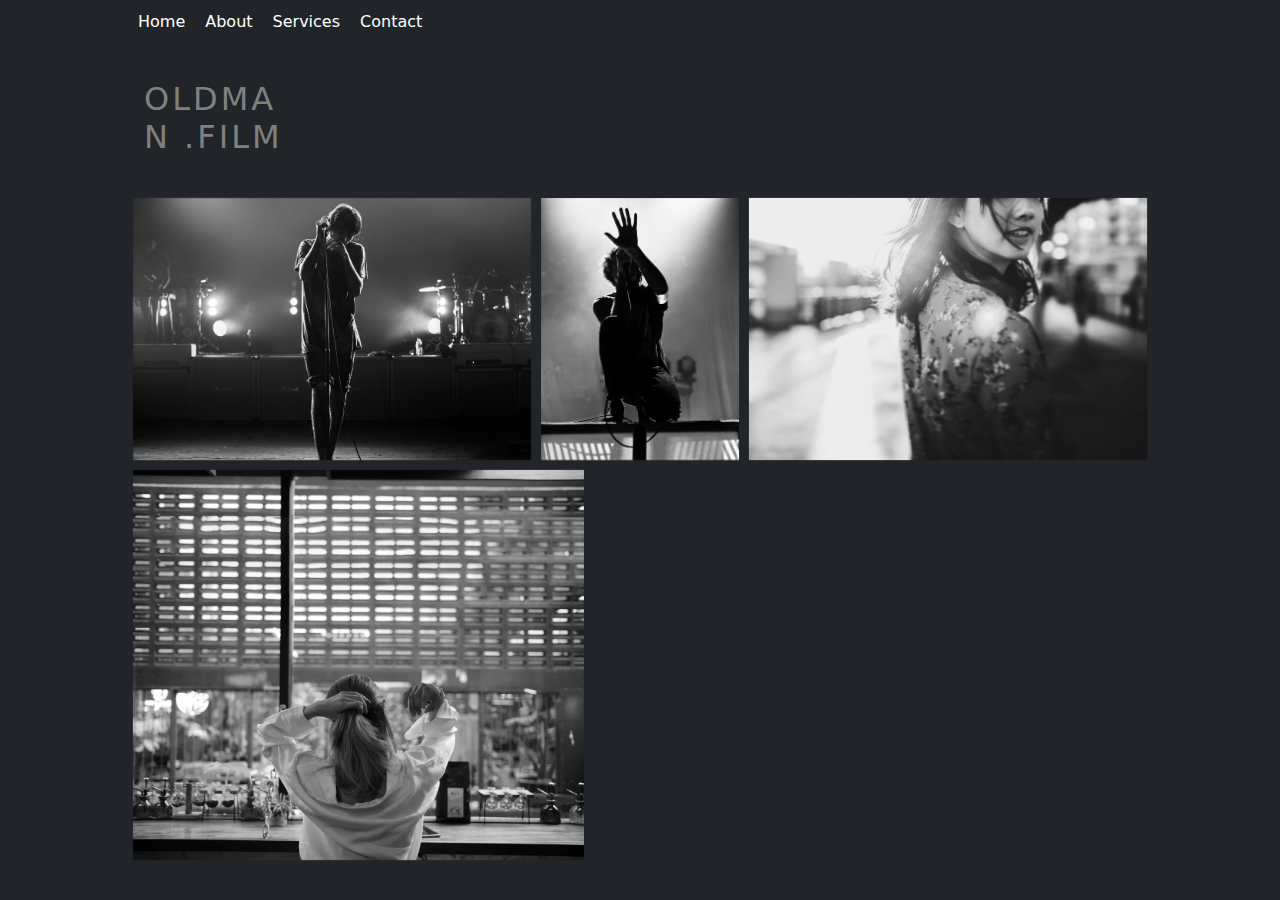
<file: index.html>
<!DOCTYPE html>
<html lang="en" data-bs-theme="dark" ng-app="GalleryPage">
	<head>
		<meta charset="UTF-8">
		<title>oldmanfilm - a simply memories in film</title>
  	<meta name="viewport" content="width=device-width, initial-scale=1">
		<link rel="stylesheet" href="./libs/css/bootstrap5.3.2.min.css">
		<link rel="stylesheet" href="./libs/css/angular1.8.3.min.css">
		<link rel="stylesheet" href="./libs/css/style.css">
	</head>
	<body ng-controller="GalleryController">
		<div ng-view>
			
		</div>
		<div class="m-p-g" id="m-p-g">
			<header>
				<nav id="navbar">
					<ul>
						<li><a href="#">Home</a></li>
						<li><a href="#">About</a></li>
						<li><a href="#">Services</a></li>
						<li><a href="#">Contact</a></li>
					</ul>
				</nav>
				<div class="d-flex flex-wrap align-items-center justify-content-center justify-content-lg-start">
					<a href="/" class="d-flex align-items-center mb-2 mb-lg-0 link-body-emphasis text-decoration-none">
						<h2 style="margin-left: 1rem;">oldma<br>n&nbsp;.film</h2>
					</a>
				</div>
			</header>
			<div class="m-p-g__thumbs" data-google-image-layout data-max-height="400">
				<img src="./libs/imgs/BMTH1.jpeg" class="m-p-g__thumbs-img" data-full="./libs/imgs/BMTH1.jpeg" alt="">
				<img src="./libs/imgs/BMTH2.jpg" class="m-p-g__thumbs-img" data-full="./libs/imgs/BMTH2.jpg" alt="">
				<img src="./libs/imgs/IMG_0230_Wall.jpg" class="m-p-g__thumbs-img" data-full="./libs/imgs/IMG_0230_Wall.jpg" alt="">
				<img src="./libs/imgs/Wall.jpg" class="m-p-g__thumbs-img" data-full="./libs/imgs/Wall.jpg" alt="">
			</div>
			<div class="m-p-g__fullscreen"></div>
		</div>
	</body>
</html>
<script src="./libs/js/angular1.8.3.min.js"></script>
<script src="./libs/js/angular-route.min.js"></script>
<script src="./libs/js/bootstrap5.3.2.bundle.min.js"></script>
<script src='./libs/js/material-photo-gallery.min.js'></script>
<script src='./controllers/app.js'></script>
</file>
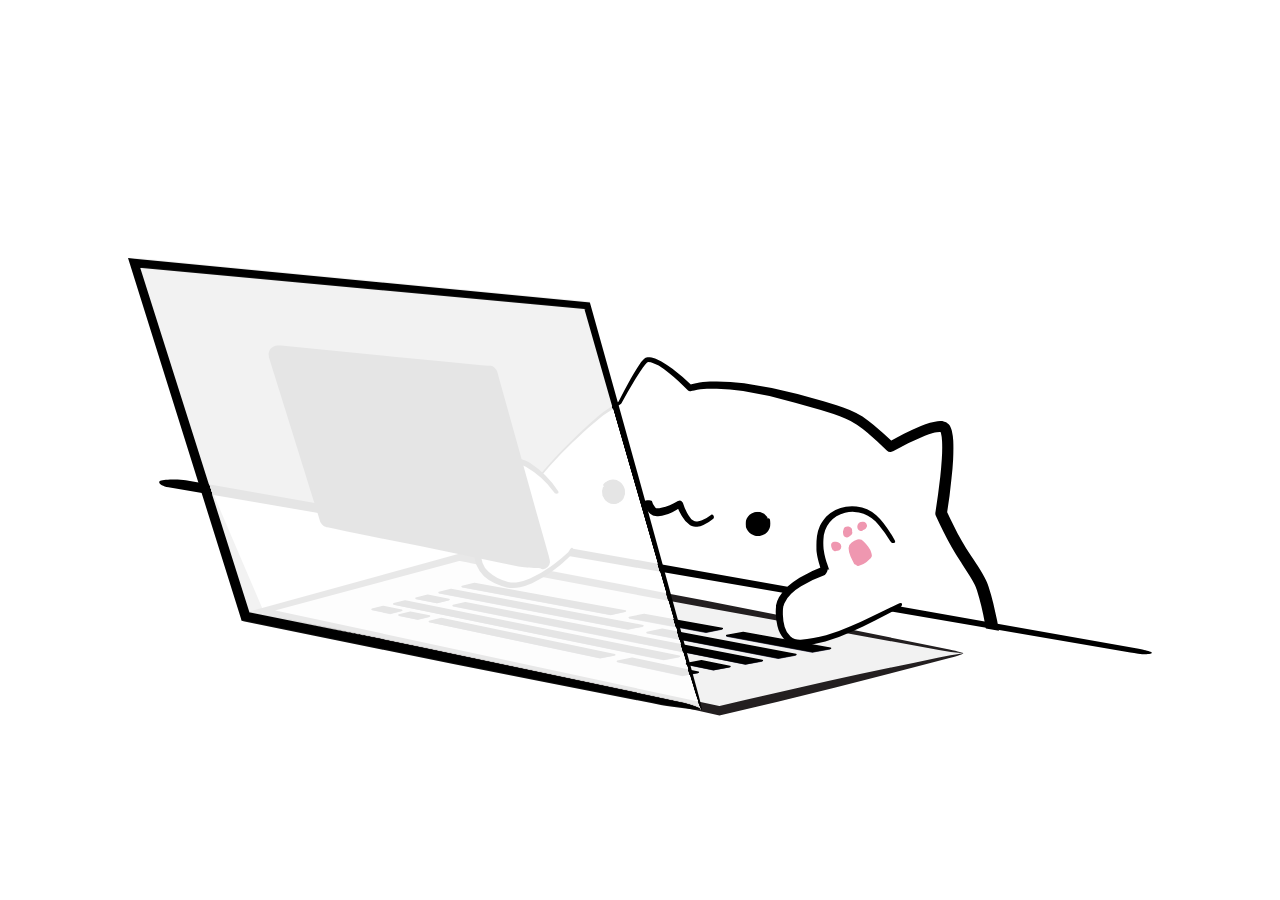
<file: views/unt/index.html>
<!DOCTYPE html>
<html lang="en" >
<head>
  <meta charset="UTF-8">
  <title>CodePen - unt</title>
  <link rel="stylesheet" href="./style.css">

</head>
<body>
<!-- partial:index.partial.html -->
<div class="content">
  <div class="container">
    <svg id="bongo-cat" xmlns="http://www.w3.org/2000/svg" xmlns:xlink="http://www.w3.org/1999/xlink" viewBox="0 0 787.3 433.8">
      <defs>
        <symbol id="eye" data-name="eye" viewBox="0 0 19.2 18.7">
          <circle cx="9.4" cy="9.1" r="8"></circle>
          <path d="M16.3,5.1a1.3,1.3,0,0,1-1.4-.3,7.2,7.2,0,0,0-4.5-2.6A7.2,7.2,0,0,0,5.5,3.5,6.8,6.8,0,0,0,2.8,7.8a6.8,6.8,0,0,0,1,4.8,6.2,6.2,0,0,0,4,2.7,6.1,6.1,0,0,0,4.6-.7,6.7,6.7,0,0,0,2.9-3.7,6.4,6.4,0,0,0-.5-4.5c-.1-.2.8-1,1.5-1.3s2.2,0,2.3.5a9.4,9.4,0,0,1-.2,7.2,9.4,9.4,0,0,1-5.1,5.1,9,9,0,0,1-7,.2A9.6,9.6,0,0,1,1,13.5,9.2,9.2,0,0,1,.4,6.6,8.9,8.9,0,0,1,4.6,1.3,9,9,0,0,1,11.2.2,9.3,9.3,0,0,1,16.7,4C16.9,4.3,17,4.8,16.3,5.1Z"></path>
        </symbol>
        <symbol id="paw-pads" data-name="paw-pads" viewBox="0 0 31.4 33.9">
          <path d="M6.8,16a3.7,3.7,0,0,1,1.1,2.8,3.2,3.2,0,0,1-1.6,2.6L5,21.8H4.4a2.8,2.8,0,0,1-1.8.3A4.2,4.2,0,0,1,.2,19.1,7.7,7.7,0,0,1,0,17.6a2.8,2.8,0,0,1,.6-2,3.2,3.2,0,0,1,2.1-.8H4A5,5,0,0,1,6.8,16Zm7.3-4.8a1.8,1.8,0,0,0,.7-.5l.7-.4a3.5,3.5,0,0,0,1.1-1,3.2,3.2,0,0,0,.3-1.4,1.4,1.4,0,0,0-.2-.6,3.4,3.4,0,0,0-.3-2.4,3.2,3.2,0,0,0-2.1-1.5H13.1a4.7,4.7,0,0,0-1.6.4,2,2,0,0,0-.9.9l-.4.6v.4a6.1,6.1,0,0,0-.5,1.2,4.3,4.3,0,0,0,0,1.6,3.5,3.5,0,0,0,.5,2l.7.6a3.3,3.3,0,0,0,1.7.7A3,3,0,0,0,14.1,11.2ZM22.7,7l.6.2h.3A2.3,2.3,0,0,0,25,6.8l.4-.3.6-.3a7.5,7.5,0,0,0,1.5-.9,4.2,4.2,0,0,0,.8-1.2,1.9,1.9,0,0,0,.1-1.5A2.6,2.6,0,0,0,27.5,1,3.5,3.5,0,0,0,23.6.3a3.8,3.8,0,0,0-2,1.5,4.8,4.8,0,0,0-.7,2,3.6,3.6,0,0,0,.9,2.6ZM31,24.1a13.5,13.5,0,0,0-2.2-4.7,36.6,36.6,0,0,0-3.2-3.9,5.3,5.3,0,0,0-5-1.9,10.5,10.5,0,0,0-4.5,2.2A5.6,5.6,0,0,0,13.5,20a15.1,15.1,0,0,0,1.2,6.3c.8,2,1.7,4,2.6,5.9a1.6,1.6,0,0,0,1.5.8,1.7,1.7,0,0,0,1.9.9,17.1,17.1,0,0,0,8.7-4.8,8.2,8.2,0,0,0,1.7-2C31.6,26.3,31.3,25,31,24.1Z" fill="#ef97b0"></path>
        </symbol>
      </defs>
      <g id="head">
        <g id="head__outline">
          <path d="M303.2,186.3c4-7,14.8-20.2,20-26,17-19,34.6-34.9,43-41l12-8s16.6-32,21-33c9-2,33,22,33,22s20-9,79,7c41,11.1,47,14,57,22,7.5,6,18,16,18,16s33.7-19.5,41-15-2,66-2,66,5.9,12.9,11,22c9.1,16.2,13.6,20.2,19,31,3.6,7.2,8.4,28.5,10.5,43.5l-385-62Z" fill="#fff"></path>
          <path d="M302.9,186.9c-1.2,3-5.9,12.6-9,18.8l-12.5,25.5-.6-1.2c32.2,4.8,64.4,9.2,96.6,13.6s64.4,8.9,96.5,13.7,64.3,9.7,96.4,14.9,64.1,10.5,96.2,15.8l-5.6,5.5c-1.2-8.5-2.8-17.1-4.8-25.6-1-4.1-2.1-8.4-3.4-12.3l-.5-1.4-.5-1.4-.6-1.3-.7-1.3a59.5,59.5,0,0,0-3.1-5.5c-2.2-3.6-4.7-7.2-7.1-11s-4.8-7.6-7-11.5c-4.5-7.9-8.3-15.9-12.1-24a4,4,0,0,1-.3-2.6h0c1.4-9.1,2.7-18.2,3.7-27.4.5-4.5.9-9.1,1.2-13.7s.4-9.1.2-13.4a26.4,26.4,0,0,0-.8-6,8.1,8.1,0,0,0-.3-1.1c-.1-.3-.2-.4-.1-.3h.3c0,.1.1.1,0,.1h-.6a11.9,11.9,0,0,0-2.5.2,16.3,16.3,0,0,0-3,.7,56.7,56.7,0,0,0-6.2,2.1,212.6,212.6,0,0,0-24.5,11.9h-.1a3.9,3.9,0,0,1-4.7-.6c-4.9-4.7-10-9.4-15.1-13.8a86.6,86.6,0,0,0-7.9-6,46.1,46.1,0,0,0-8.5-4.6c-6-2.6-12.6-4.6-19.2-6.7l-19.8-5.7a324.9,324.9,0,0,0-40-8.9,196.8,196.8,0,0,0-20.2-1.8c-1.7,0-3.4-.1-5.1,0h-2.5l-2.5.2-2.5.2-2.4.4-2.4.5-1.1.3h-.5l-.4.2H433a2.5,2.5,0,0,1-2.6-.7c-4.6-4.6-9.5-9.1-14.5-13.2a82.7,82.7,0,0,0-7.9-5.7L403.9,81a10.8,10.8,0,0,0-4-.9c-.1,0-.3,0-.3.1h0l-.7.5-1.5,1.7c-1,1.2-2,2.6-2.9,3.9s-3.6,5.5-5.3,8.3c-3.5,5.7-6.8,11.4-9.9,17.3h0l-.4.4-10.2,6.6a53.6,53.6,0,0,0-4.9,3.4l-4.6,3.8c-6.2,5.1-12.1,10.6-17.9,16.2s-11.3,11.4-16.7,17.4c-2.7,3-5.3,6.1-7.8,9.2s-5,6.3-7.4,9.5c-4.2,5.6-7,10-5.7,7.1a34.1,34.1,0,0,1,2.1-3.8l3.8-5.6c2.9-4,6.3-8.3,8.5-10.9s4.4-5.2,6.7-7.7l6.9-7.4c4.7-4.9,9.4-9.7,14.3-14.3s9.8-9.3,15-13.7l4-3.2,4.2-2.9,8.3-5.7-.4.4c3-5.9,6.1-11.8,9.4-17.7,1.6-2.9,3.3-5.8,5.1-8.6l2.9-4.3,1.8-2a7.5,7.5,0,0,1,1.3-1.1c.1-.2.6-.4,1-.5l.9-.2h1.7l1.4.2,2.7.8c1.7.7,3.3,1.5,4.8,2.3a84,84,0,0,1,8.5,5.7A175.7,175.7,0,0,1,434,98.5l-2.9-.6.8-.3.7-.2L434,97l2.7-.7,2.7-.5a23,23,0,0,1,2.6-.3l2.7-.3,2.7-.2h5.3a182.1,182.1,0,0,1,21,1.3,332.5,332.5,0,0,1,41.1,8.4l20,5.5c6.7,2,13.4,4,20.1,6.7a65.3,65.3,0,0,1,9.8,5.1c3.1,2.1,5.9,4.3,8.6,6.5,5.4,4.5,10.6,9.2,15.7,14l-4.8-.6c4.1-2.4,8.2-4.6,12.4-6.7s8.6-4.2,13-6c2.3-.9,4.6-1.7,7-2.4a23.4,23.4,0,0,1,3.8-.9,20,20,0,0,1,4.4-.4h1.3l1.5.4a5.1,5.1,0,0,1,1.7.7l.9.7.8.7a8.3,8.3,0,0,1,1.6,2.6,12.7,12.7,0,0,1,.8,2.3,44.6,44.6,0,0,1,1.1,7.7c.2,5,.1,9.7-.1,14.4s-.7,9.5-1.2,14.1c-.9,9.4-2.1,18.6-3.6,27.9l-.3-2.6c3.7,7.9,7.5,15.8,11.8,23.3,2.1,3.7,4.4,7.4,6.8,11s4.9,7.2,7.3,11.1c1.3,2,2.4,4,3.5,6.1a10.9,10.9,0,0,0,.8,1.5l.8,1.8.7,1.7.6,1.7c1.5,4.4,2.6,8.7,3.7,13.1a262,262,0,0,1,5.2,26.4,4.9,4.9,0,0,1-4.1,5.6h-1.5c-32.1-5-64.2-9.9-96.3-15.1s-64.1-10.6-96.1-16.1-64-11.4-96-17.4-63.9-11.9-95.9-17.4h-.1a.8.8,0,0,1-.6-.9v-.2l16.6-32.1C299.8,192.2,304.1,183.9,302.9,186.9Z"></path>
        </g>
        <g id="head__face">
          <g id="eyes">
            <use width="19.2" height="18.7" transform="translate(474.8 195.2)" xlink:href="#eye"></use>
            <use width="19.2" height="18.7" transform="matrix(-0.51, -0.85, 0.82, -0.5, 370.39, 192.59)" xlink:href="#eye"></use>
          </g>
          <g id="mouth">
            <path d="M399.2,186.3c.9,3.6,2.6,7.8,6,9,6.4,2.3,19-6,19-6s4.1,12.4,10,15,10.7-1.7,16-6" fill="#fff"></path>
            <path d="M450.2,198.3c.6,1.2.2,1.9-.2,2.2a36.7,36.7,0,0,1-7.6,4.9,14.9,14.9,0,0,1-4.8,1.4h-1.4l-1.3-.2-1.4-.4-1.3-.6a21.6,21.6,0,0,1-6.4-7.2,52.8,52.8,0,0,1-4-8.3l3.8,1.3a62.3,62.3,0,0,1-7.1,4.1,32.1,32.1,0,0,1-7.9,2.8,13.2,13.2,0,0,1-4.9.2l-1.4-.3a7.5,7.5,0,0,1-1.3-.6,7.9,7.9,0,0,1-2.3-1.6,16.8,16.8,0,0,1-2.9-4,24.1,24.1,0,0,1-1.6-4.2c-.1-.5,1.6-1.3,3-1.4s3.5.2,3.6.6a10.3,10.3,0,0,0,2.6,4.9l.7.5h2.4l1.5-.2a28.4,28.4,0,0,0,6.5-2c2.1-1,4.3-2.1,6.3-3.3h.1a2.5,2.5,0,0,1,3.4.9l.3.5a43.1,43.1,0,0,0,3.2,7.7,19.8,19.8,0,0,0,2.2,3.4,8.1,8.1,0,0,0,2.6,2.6,5,5,0,0,0,3,.7,10.8,10.8,0,0,0,3.7-1,33.4,33.4,0,0,0,7.2-4.3C448.8,197.4,449.5,197.2,450.2,198.3Z"></path>
          </g>
        </g>
      </g>
      <g id="table">
        <path d="M65.7,181.8l714,124c0,74-2,54-2,128l-673-161Z" fill="#fff"></path>
        <path d="M786.7,304.2c-2.7,1.2-10.8,0-16.1-.9L31.1,176.4c-5.2-.9-8.9-3.8-6.2-5s14.3-1.4,19.5-.5L777.1,300.6C782.3,301.6,789.4,303.1,786.7,304.2Z"></path>
      </g>
      <g id="laptop">
        <g id="laptop__base">
          <polygon points="641.9 304.1 454.7 348.2 103.8 271.3 254.6 230.3 641.9 304.1" fill="#f2f2f2"></polygon>
          <path d="M641.9,304.1c1.5-.1-2.3,1.5-10.3,3.6-28.9,7.5-58.1,15.2-87.7,22.6s-59.1,14.5-88.4,21.3l-.8.2-.8-.2-349.5-78-1.1-.2-8.7-1.9,8.6-2.3,150.6-41.5.6-.2h.7c62.5,11.7,125.5,23.6,188.4,35.9s125.6,25.1,188,37.6c8,1.6,11.9,3,10.4,3a185.6,185.6,0,0,1-18.4-2.6c-61.9-11.2-123.6-22.2-185-33.5s-122.7-23.1-184.4-35h1.2L104.4,273.4h-.1v-4.3l351.2,75.7h-1.5c28.3-6.7,56.3-13.3,84.3-19.5s56.5-12,85.2-18.1C631.3,305.6,640.4,304.1,641.9,304.1Z" fill="#231f20"></path>
        </g>
        <g id="laptop__keyboard">
          <polygon points="371.1 274.8 256.8 253.5 257 252.7 266.2 251.1 382.4 271.5 382.3 272.3 371.1 274.8" fill="#3e3e54"></polygon>
          <polygon points="237.4 265.6 221.3 262.4 221.4 261.7 230.2 260.2 246.8 262.6 246.6 263.4 237.4 265.6" fill="#3e3e54"></polygon>
          <polygon points="474.6 312.9 249.9 268.1 250.1 267.3 259.2 265.8 487.7 309.6 487.5 310.5 474.6 312.9" fill="#3e3e54"></polygon>
          <polygon points="411.8 309.4 204.2 266.7 204.4 266 212.9 264.5 423.9 306.3 423.7 307.2 411.8 309.4" fill="#3e3e54"></polygon>
          <polygon points="450 317.3 428.5 312.9 428.8 312 440.7 310.6 462.7 314.1 462.5 315 450 317.3" fill="#3e3e54"></polygon>
          <polygon points="201.6 273.9 187.5 270.9 187.7 270.2 196 268.7 210.4 271 210.3 271.7 201.6 273.9" fill="#3e3e54"></polygon>
          <polygon points="222.6 278.3 208.1 275.3 208.3 274.5 216.9 273.1 231.8 275.4 231.6 276.2 222.6 278.3" fill="#3e3e54"></polygon>
          <polygon points="362.9 308.1 231.5 280.2 231.7 279.5 240.7 278.1 374.2 305.1 374 305.9 362.9 308.1" fill="#3e3e54"></polygon>
          <polygon points="444.3 288.4 385.2 277.4 385.4 276.5 396.6 274.9 456.9 285.1 456.7 285.9 444.3 288.4" fill="#3e3e54"></polygon>
          <polygon points="526.1 303.6 460.1 291.3 460.3 290.4 472.8 288.9 540.1 300.2 539.9 301.1 526.1 303.6" fill="#3e3e54"></polygon>
          <polygon points="426.2 321.6 376.1 310.9 376.3 310.1 387.4 308.7 438.5 318.5 438.3 319.4 426.2 321.6" fill="#3e3e54"></polygon>
          <g>
            <polygon points="410.6 286.5 399.1 288 398.9 288.8 499.9 308.3 513.3 305.9 513.5 305 410.6 286.5" fill="#3e3e54"></polygon>
            <polygon points="395.7 283.7 395.9 282.8 248.2 255.7 239.2 257.3 239 258 384.3 286 395.7 283.7" fill="#3e3e54"></polygon>
          </g>
          <polygon points="371.3 273.9 256.9 252.7 266.4 250.3 382.4 271.5 371.3 273.9" stroke="#000" stroke-linecap="round" stroke-linejoin="round" stroke-width="1.2"></polygon>
          <polygon points="237.6 264.9 221.4 261.7 230.4 259.4 246.8 262.6 237.6 264.9" stroke="#000" stroke-linecap="round" stroke-linejoin="round" stroke-width="1.2"></polygon>
          <polygon points="474.8 312 250 267.3 259.4 265.1 487.7 309.6 474.8 312" stroke="#000" stroke-linecap="round" stroke-linejoin="round" stroke-width="1.2"></polygon>
          <polygon points="412 308.5 204.4 266 213.1 263.8 423.9 306.3 412 308.5" stroke="#000" stroke-linecap="round" stroke-linejoin="round" stroke-width="1.2"></polygon>
          <polygon points="450.2 316.4 428.8 312 440.9 309.7 462.8 314.1 450.2 316.4" stroke="#000" stroke-linecap="round" stroke-linejoin="round" stroke-width="1.2"></polygon>
          <polygon points="201.7 273.1 187.7 270.2 196.2 268 210.4 271 201.7 273.1" stroke="#000" stroke-linecap="round" stroke-linejoin="round" stroke-width="1.2"></polygon>
          <polygon points="222.8 277.6 208.3 274.5 217.1 272.4 231.8 275.4 222.8 277.6" stroke="#000" stroke-linecap="round" stroke-linejoin="round" stroke-width="1.2"></polygon>
          <polygon points="363.1 307.3 231.7 279.5 240.9 277.3 374.2 305.1 363.1 307.3" stroke="#000" stroke-linecap="round" stroke-linejoin="round" stroke-width="1.2"></polygon>
          <polygon points="444.6 287.5 385.4 276.5 396.8 274.1 456.9 285 444.6 287.5" stroke="#000" stroke-linecap="round" stroke-linejoin="round" stroke-width="1.2"></polygon>
          <polygon points="526.3 302.7 460.3 290.4 473 288 540.1 300.2 526.3 302.7" stroke="#000" stroke-linecap="round" stroke-linejoin="round" stroke-width="1.2"></polygon>
          <polygon points="426.4 320.7 376.3 310.1 387.6 307.9 438.5 318.5 426.4 320.7" stroke="#000" stroke-linecap="round" stroke-linejoin="round" stroke-width="1.2"></polygon>
          <g>
            <polygon points="410.7 285.6 399.1 288 500.1 307.4 513.5 305 410.7 285.6" stroke="#000" stroke-linecap="round" stroke-linejoin="round" stroke-width="1.2"></polygon>
            <polygon points="395.9 282.8 248.4 255 239.2 257.3 384.5 285.2 395.9 282.8" stroke="#000" stroke-linecap="round" stroke-linejoin="round" stroke-width="1.2"></polygon>
          </g>
        </g>
        <g id="paw-right">
          <g id="paw-right--down">
            <path d="M293.2,191.3l10-7s-18.4,11.1-24,20-13,20.4-9,31c4.7,12.4,20.5,15.7,22,16,20,3.8,47.8-24.3,47.8-24.3s1.9-3.3,2.2-3.7" fill="#fff"></path>
            <path d="M342.1,223.4c.9,1.2.2,2.8-.3,3.7l-.4.7-.3.3a118.1,118.1,0,0,1-14.2,12.3,83.2,83.2,0,0,1-16.2,9.8,43.9,43.9,0,0,1-9.3,3,26.3,26.3,0,0,1-10.1.2,44.5,44.5,0,0,1-9.3-3.2,34.2,34.2,0,0,1-8.3-5.5,23,23,0,0,1-5.8-8.5,21.3,21.3,0,0,1-1.3-10.3,34.9,34.9,0,0,1,2.7-9.7,76.1,76.1,0,0,1,4.5-8.5l2.4-4,.6-1,.8-1.1a15.6,15.6,0,0,1,1.6-2,49.9,49.9,0,0,1,7-6.8,136.1,136.1,0,0,1,15.3-11.2,3.1,3.1,0,0,1,4.4,1,3,3,0,0,1-.8,4.2H305l-8.6,6.2c-.9.6-2.7-.5-3.1-1.9s.5-4.4,1.5-5l6.6-4.5,3.5,5.3A131.9,131.9,0,0,0,290,197.4a52.7,52.7,0,0,0-6.4,6,6.5,6.5,0,0,0-1.3,1.6l-.6.8-.7,1-2.4,3.8c-1.6,2.6-3.1,5.2-4.4,7.8a27.7,27.7,0,0,0-2.4,8.1,15.6,15.6,0,0,0,.8,8,17.4,17.4,0,0,0,4.4,6.7,27.2,27.2,0,0,0,7.1,4.9,39.5,39.5,0,0,0,8.1,3,21.6,21.6,0,0,0,8.4,0,37.8,37.8,0,0,0,8.5-2.6,84.9,84.9,0,0,0,15.7-9,142.4,142.4,0,0,0,14.1-11.6l-.3.3,1.1-1.8C340.3,223.4,341.3,222.2,342.1,223.4Z"></path>
          </g>
          <g id="paw-right--up">
            <g>
              <path d="M282.2,215.2c-1.6-1.6-12.8-17.9-14-34.3-.1-2.5,1.7-16,12.9-22.4s22.3-1.9,26.2.4c12.2,7.3,21.2,19.1,22.8,22.4" fill="#fff"></path>
              <path d="M330,181.2a2.4,2.4,0,0,1-2.6-1.3,71.4,71.4,0,0,0-9.8-10.8,64,64,0,0,0-11.7-8.6,26.3,26.3,0,0,0-6.5-2.3,26.9,26.9,0,0,0-6.9-.6,24.9,24.9,0,0,0-6.7,1.3,20.8,20.8,0,0,0-5.8,3.3,23.1,23.1,0,0,0-7.6,11,32.5,32.5,0,0,0-1.4,6.6,6.6,6.6,0,0,0,.1,1.4l.2,1.8c.1,1.2.4,2.3.6,3.5a65,65,0,0,0,4.8,13.4c1,2.2,2.2,4.3,3.4,6.4a43.1,43.1,0,0,0,3.9,5.9.6.6,0,0,1,0,.6c0,.2-.2.4-.4.7a5.7,5.7,0,0,1-1.5,1.6c-1.3.6-4.1.1-4.6-.6a89.5,89.5,0,0,1-7.2-13.7,63.7,63.7,0,0,1-4.3-14.9,25.7,25.7,0,0,1-.5-4c0-.3-.1-.6-.1-1v-1.2a12.5,12.5,0,0,1,.2-2.1,35.2,35.2,0,0,1,2.4-7.8,28.6,28.6,0,0,1,4.1-6.9,24.6,24.6,0,0,1,6.1-5.5,26.2,26.2,0,0,1,15.5-4.2,28.9,28.9,0,0,1,7.8,1.2l3.8,1.3,1.8.9,1.8,1a78.2,78.2,0,0,1,11.9,9.6,80.2,80.2,0,0,1,9.7,11.8C331.1,179.7,331.4,181,330,181.2Z"></path>
            </g>
            <use width="31.4" height="33.93" transform="translate(273.2 166.1) rotate(-5.6)" xlink:href="#paw-pads"></use>
          </g>
        </g>
        <g id="laptop__terminal">
          <path d="M316.9,238.7,153.5,205.2a5.1,5.1,0,0,1-4-3.5L109.8,75.4c-1-3.3,1.9-6.6,5.6-6.3L277.9,84.5a5.2,5.2,0,0,1,4.6,3.7l40.7,144.4C324.2,236.2,320.8,239.5,316.9,238.7Z"></path>
          <path d="M317.3,238.7a7.9,7.9,0,0,0,2.2-.7,5,5,0,0,0,2.2-1.9,3.7,3.7,0,0,0,.6-2.9l-.3-.8-.2-.9a15.4,15.4,0,0,1-.5-1.7L300,154.6l-10.7-37.5L284,98.3l-2.6-9.4a7.9,7.9,0,0,0-.4-.9,4.3,4.3,0,0,0-.4-.7,3.3,3.3,0,0,0-1.5-1.1l-.9-.3h-1.1l-2.4-.2L119.2,71.2l-2.4-.3h-2.2a3.3,3.3,0,0,0-2.8,1.6,2.4,2.4,0,0,0-.5,1.4v.8c.1.1.1.2.1.4l.2.6,1.5,4.6L119,98.8l11.8,37.3,11.7,37.2,5.9,18.6,2.9,9.3a3.4,3.4,0,0,0,2.2,2h1l1.2.3,2.4.4,153,31.1c4.3.9,7.4,2.9,5.2,3.3s-11.7-.1-16-1l-75.8-15.7L186.6,214l-19-3.9-9.5-2-4.7-1h-.7l-.8-.3a6.1,6.1,0,0,1-1.4-.7,7.6,7.6,0,0,1-2.3-2.4l-.4-.8a1.9,1.9,0,0,1-.2-.7l-.4-1.2-.7-2.3-1.4-4.6-2.9-9.2-5.8-18.5-11.5-36.9-11.5-37-2.9-9.2L109,78.5l-.7-2.3v-.6c0-.3-.1-.6-.1-.8a4.8,4.8,0,0,1,0-1.7,6.8,6.8,0,0,1,3.8-5,10.1,10.1,0,0,1,3-.7h2.6l9.6,1L204.1,76l38.5,3.7,19.3,1.9,9.6.9,4.8.5h2.6a6.6,6.6,0,0,1,2.7,1.2,7.2,7.2,0,0,1,1.9,2.4,12.1,12.1,0,0,1,.5,1.4l.3,1.1,1.3,4.7,2.6,9.3,5.2,18.6,10.4,37.3,10.4,37.3,5.3,18.6,2.6,9.4,1.3,4.6.6,2.4a7,7,0,0,1,.4,2.7,5.7,5.7,0,0,1-1.8,3.7,5.9,5.9,0,0,1-3.4,1.6,3.5,3.5,0,0,1-2.1-.4C316.7,239,316.8,238.9,317.3,238.7Z"></path>
        </g>
        <g id="laptop__terminal_code_scene"> 
          <g id="laptop__code">
            <g stroke="#3DE0E8" stroke-width="6" transform="matrix(-1 0 0 1 278 103)">
              <g id="f3" transform="translate(0 76)">
                <path class="typing-animation" id="f3-l9" d="M8,25L8,25" stroke-dasharray="60,10"></path>
                <path class="typing-animation" id="f3-l8" d="M8,13L8,13" stroke-dasharray="50,10"></path>
                <path class="typing-animation" id="f3-l7" d="M0,1L0,1" stroke-dasharray="25,10"></path>
              </g>
              <g id="f2" transform="translate(0 38)">
                <path class="typing-animation" id="f2-l6" d="M8,25L8,25" stroke-dasharray="40,10"></path>
                <path class="typing-animation" id="f2-l5" d="M8,13L8,13" stroke-dasharray="60,10"></path>
                <path class="typing-animation" id="f2-l4" d="M0,1L0,1" stroke-dasharray="30,10"></path>
              </g>
              <g id="f1">
                <path class="typing-animation" id="f1-l3" d="M8,25L8,25" stroke-dasharray="60,10"></path>
                <path class="typing-animation" id="f1-l2" d="M8,13L8,13" stroke-dasharray="60,10"></path>
                <path class="typing-animation" id="f1-l1" d="M0,1L0,1" stroke-dasharray="60,10"></path>
              </g>
            </g>
          </g>
        </g>
        <g id="laptop__cover" style="mix-blend-mode: hard-light">
          <polygon points="440.7 347.2 90.3 275.6 4.7 3.8 353 36.7 440.7 347.2" fill="#f2f2f2"></polygon>
          <path d="M440.4,346.4c-2.5-5.3-6.5-18.8-9-27.4L390.7,178c-13.6-46.8-26.9-93.7-40.3-140.6l2.3,2L4.4,7.1,7.9,2.8,94,274.5l-2.9-2.6q83.7,16.8,166.8,34.2t166.8,35.4c8.8,1.9,17.5,5.1,14.7,5.5s-6.3-.2-12-.9-12.3-1.5-16.8-2.3Q330.5,328.1,250,312.1c-53.5-10.8-107.1-21.7-160.4-32.7l-2.3-.5-.6-2.1L1.5,4.8,0,0,5,.5,353.3,34l1.8.2.5,1.8q20.7,73.8,41.2,147.8l40.6,147.5C439.8,340.1,442.9,351.7,440.4,346.4Z"></path>
        </g>
      </g>
      <g id="paw-left">
        <g id="paw-left--up">
          <g>
            <path d="M545.4,261.9c-7.1-13-12.9-31.1-13.3-37.6-.6-9,0-15.6,5.2-22.2s15-9.8,22.7-8.8a26.7,26.7,0,0,1,17.3,9.4c5.3,5.8,9.4,12.9,11.6,16.6" fill="#fff"></path>
            <path d="M588.9,219.2c-1.4.4-2.3-.7-2.8-1.4a93.9,93.9,0,0,0-8.9-12.5c-3.3-3.9-7.1-7-11.7-8.6a24.2,24.2,0,0,0-7.1-1.4,24.5,24.5,0,0,0-7.1.7,27,27,0,0,0-6.6,2.7,21,21,0,0,0-5.2,4.6,20.6,20.6,0,0,0-3.5,6.1,22.2,22.2,0,0,0-1.3,6.9,47.3,47.3,0,0,0,.1,7.5,52.2,52.2,0,0,0,1.4,7.1c1.4,4.8,3.1,9.7,5,14.4a147.7,147.7,0,0,0,6.5,13.9c.4.7-1,2.3-2.4,2.6s-4-.6-4.4-1.4c-2.3-4.8-4.3-9.7-6.1-14.6a128.8,128.8,0,0,1-4.6-15.3c-.3-1.3-.5-2.6-.7-4a16.4,16.4,0,0,1-.2-2.2v-2a57,57,0,0,1,.4-8.2,27.2,27.2,0,0,1,2.3-8.2c.7-1.3,1.4-2.5,2.2-3.7l1.3-1.7,1.4-1.6a28.8,28.8,0,0,1,7-5,27.6,27.6,0,0,1,8-2.5,25.6,25.6,0,0,1,8.3-.2,27.4,27.4,0,0,1,15.1,6.7,50.6,50.6,0,0,1,5.5,5.9,111.3,111.3,0,0,1,8.7,13.2C589.8,217.7,590.3,218.9,588.9,219.2Z"></path>
          </g>
          <use width="31.4" height="33.93" transform="matrix(0.99, -0.03, 0.04, 1, 539.85, 203.52)" xlink:href="#paw-pads"></use>
        </g>
        <g id="paw-left--down">
          <path d="M538.2,239.3c-3.2,1.6-33,10.8-37,28-.4,1.8-2.1,18.9,7,26,5.5,4.3,12.7,2.8,25,0,10.3-2.3,19-5.8,40-16,9.1-4.4,16.6-8.2,22-11" fill="#fff"></path>
          <path d="M595.1,266.4c.1,1.4-1.4,2.4-2.4,2.9l-18.3,9.4c-6.2,3.1-12.3,6.1-18.6,9a120.8,120.8,0,0,1-19.6,7.2l-5.1,1.2-5.1,1.1a43.4,43.4,0,0,1-5.2.9,33.8,33.8,0,0,1-5.6.3,17.8,17.8,0,0,1-5.8-1.5,6.1,6.1,0,0,1-1.4-.7l-1.3-.9-2.2-2a23.6,23.6,0,0,1-5.2-10.2,44.5,44.5,0,0,1-1.3-10.9c0-.9.1-1.8.1-2.7a6.6,6.6,0,0,0,.1-1.4v-.7c.1-.3.1-.7.2-.9a21.6,21.6,0,0,1,2.1-5.5,33.4,33.4,0,0,1,7.1-8.7,67.1,67.1,0,0,1,8.7-6.4,121.7,121.7,0,0,1,19-9,1.5,1.5,0,0,1,1.7.6,3.4,3.4,0,0,1,.9,1.9c.1,1.5-1.6,4.2-2.6,4.6a91.1,91.1,0,0,0-17.8,8.5,40.1,40.1,0,0,0-7.6,5.8,22.8,22.8,0,0,0-5.2,7.3l-.4,1-.3,1a1.7,1.7,0,0,0-.2.5v.4c-.1.4-.1.8-.2,1.2s-.1,3.1-.1,4.7a35.4,35.4,0,0,0,1.4,9.3,15.6,15.6,0,0,0,4.5,7.3c2,1.9,4.7,2.6,7.8,2.5a55.9,55.9,0,0,0,9.7-1.2l4.9-1.1,4.9-1.1a121,121,0,0,0,18.8-6.8c12.4-5.3,24.6-11.5,36.8-17.4C593.4,265.4,595,264.9,595.1,266.4Z"></path>
        </g>
      </g>
    </svg>
  </div>
  <div class="symbols-container">
      <div class="page">
  <div class="loading-blurbs">
    <code class="python">
      print("<strong>Loading...</strong>")
    </code>
     <code class="typescript">
      console.log("<strong>Loading...</strong>")
    </code>
   <code class="ruby">
      puts "<strong>Loading...</strong>"
    </code>
    <code class="csharp">System.Console.WriteLine("<strong>Loading...</strong>");
    </code>
    <code class="cplusplus">
      std::cout &lt;&lt; "<strong>Loading...</strong>" &lt;&lt; std::endl;
    </code>
    <code class="java">
      System.out.println("<strong>Loading...</strong>");
    </code>
    <code class="swift">
      println("<strong>Loading...</strong>")
    </code>
    <code class="php">
      echo "<strong>Loading...</strong>"
    </code> 
  </div>
</div>
  </div>
</div>
<!-- partial -->
  
</body>
</html>
</file>
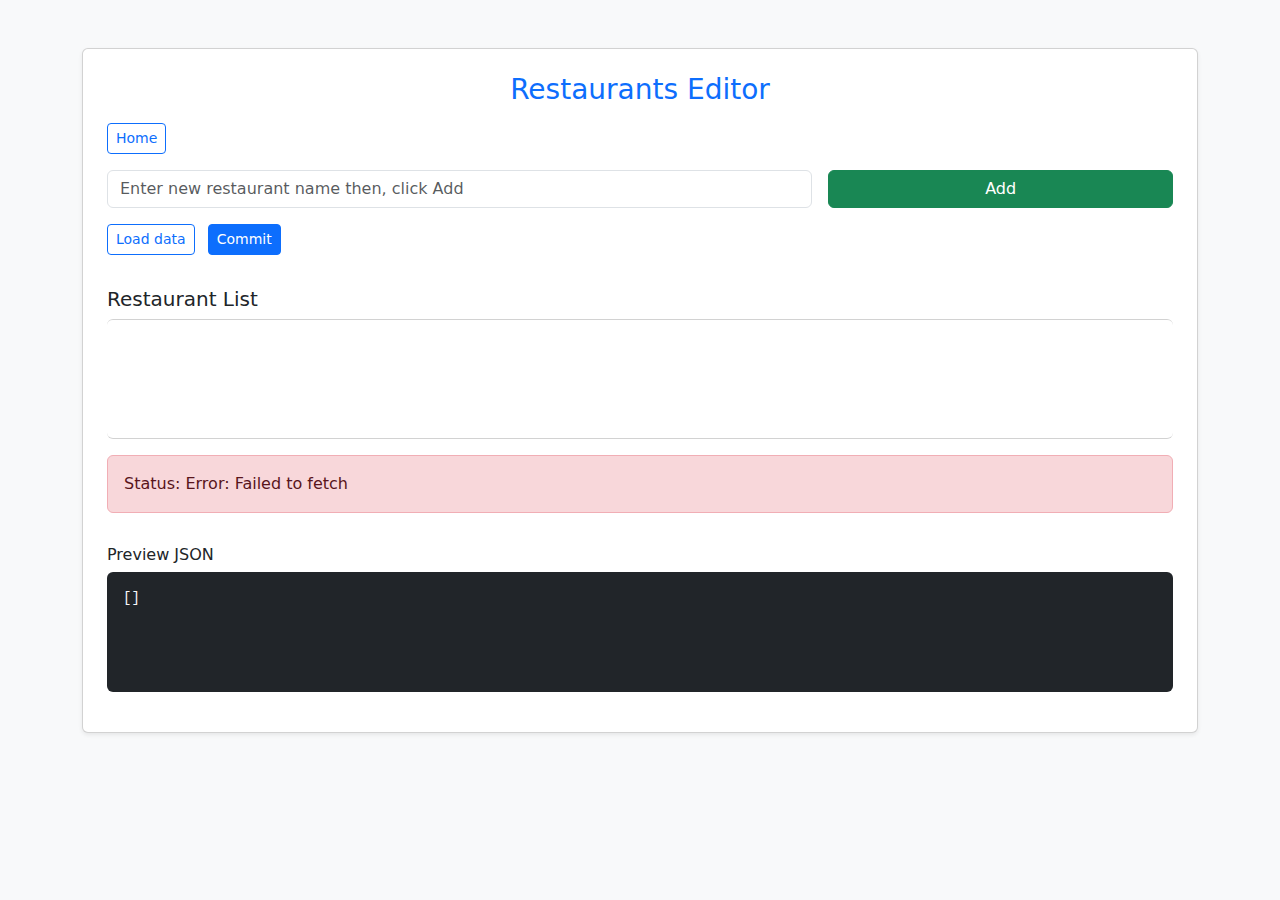
<file: edit.html>
<!doctype html>
<html lang="th">
<head>
  <meta charset="utf-8" />
  <meta name="viewport" content="width=device-width,initial-scale=1" />
  <title>GitHub Restaurants Editor (Auto Merge)</title>
  <link href="https://cdn.jsdelivr.net/npm/bootstrap@5.3.2/dist/css/bootstrap.min.css" rel="stylesheet">
</head>
<body class="bg-light">
  <div class="container py-5">
    <div class="card shadow-sm p-4">
      <h1 class="h3 mb-3 text-center text-primary">Restaurants Editor</h1>
      <!-- <p class="text-muted">หน้าเว็บนี้จะโหลดไฟล์ <code>config/restaurants.json</code> จาก repo <strong>Apirat-Dev/Apirat-Dev.github.io</strong> และให้คุณเพิ่มชื่อร้านใหม่ จากนั้นสามารถอัปเดตไฟล์โดยอัตโนมัติรวมถึง Merge ทันที</p> -->

      <div class="mb-3">
        <a id="backToMain" class="btn btn-outline-primary btn-sm" href="random.html">Home</a>
      </div>

      <div class="row g-3 mb-3">
        <div class="col-md-8">
          <input id="newName" class="form-control" placeholder="Enter new restaurant name then, click Add" />
        </div>
        <div class="col-md-4 d-grid">
          <button id="addBtn" class="btn btn-success">Add</button>
        </div>
      </div>

      <div class="mb-3">
        <button id="reloadBtn" class="btn btn-outline-primary btn-sm">Load data</button>
        <!-- <button id="proposeBtn" class="btn btn-primary btn-sm ms-2">สร้าง Pull Request (ใช้ token ของฉัน)</button> -->
        <button id="autoMergeBtn" class="btn btn-primary btn-sm ms-2">Commit</button>
      </div>

      <h5 class="mt-3">Restaurant List</h5>
      <ul id="list" class="list-group mb-3" style="min-height:120px"></ul>

      <div class="alert alert-secondary" id="status">สถานะ: พร้อม</div>
      <h6 class="mt-3">Preview JSON</h6>
      <pre id="preview" class="bg-dark text-light p-3 rounded" style="min-height:120px">[]</pre>
    </div>
  </div>

  <script>
    const OWNER = 'Apirat-Dev';
    const REPO = 'Apirat-Dev.github.io';
    const PATH = 'config/restaurants.json';
    const RAW_URL = `https://raw.githubusercontent.com/${OWNER}/${REPO}/main/${PATH}`;

    const statusEl = document.getElementById('status');
    const listEl = document.getElementById('list');
    const previewEl = document.getElementById('preview');

    function setStatus(text, type='secondary'){ statusEl.className = 'alert alert-' + type; statusEl.textContent = 'Status: ' + text; }

    let restaurants = [];

    // Encrypt Decrypt functions ===========================================================================================================================
    // แปลง string → ArrayBuffer
    function encode(str) {
      return new TextEncoder().encode(str);
    }

    // แปลง ArrayBuffer → string
    function decode(buf) {
      return new TextDecoder().decode(buf);
    }

    // แปลง ArrayBuffer → Base64
    function bufToBase64(buf) {
      let binary = '';
      new Uint8Array(buf).forEach(b => binary += String.fromCharCode(b));
      return btoa(binary);
    }

    // แปลง Base64 → ArrayBuffer
    function base64ToBuf(b64) {
      return Uint8Array.from(atob(b64), c=>c.charCodeAt(0)).buffer;
    }

    // สร้าง key จาก passphrase
    async function getKey(passphrase) {
      const enc = encode(passphrase);
      const hash = await crypto.subtle.digest('SHA-256', enc);
      return crypto.subtle.importKey('raw', hash, 'AES-GCM', false, ['encrypt','decrypt']);
    }

    // Encrypt string → Base64
    async function encryptText(text, passphrase) {
      const key = await getKey(passphrase);
      const iv = crypto.getRandomValues(new Uint8Array(12)); // AES-GCM IV 12 bytes
      const encrypted = await crypto.subtle.encrypt({name:'AES-GCM', iv}, key, encode(text));
      // เก็บ iv+encrypted เป็น Base64
      const combined = new Uint8Array(iv.byteLength + encrypted.byteLength);
      combined.set(iv, 0);
      combined.set(new Uint8Array(encrypted), iv.byteLength);
      return bufToBase64(combined.buffer);
    }

    // Decrypt Base64 → string
    async function decryptText(b64, passphrase) {
      const buf = base64ToBuf(b64);
      const iv = buf.slice(0, 12);
      const data = buf.slice(12);
      const key = await getKey(passphrase);
      const decrypted = await crypto.subtle.decrypt({name:'AES-GCM', iv: new Uint8Array(iv)}, key, data);
      return decode(decrypted);
    }
    //==============================================================================================================================================================
    function renderList(){
      listEl.innerHTML = '';
      restaurants.forEach((r,i)=>{
        const li = document.createElement('li');
        li.className = 'list-group-item d-flex justify-content-between align-items-center';
        li.textContent = r;
        const btn = document.createElement('button');
        btn.className = 'btn btn-sm btn-outline-danger';
        btn.textContent = 'Remove';
        btn.onclick = ()=>{ restaurants.splice(i,1); renderList(); updatePreview(); };
        li.appendChild(btn);
        listEl.appendChild(li);
      });
      if(restaurants.length===0){
        const li = document.createElement('li'); li.className='list-group-item text-muted'; li.textContent='(Do not have any data)'; listEl.appendChild(li);
      }
    }

    function updatePreview(){ previewEl.textContent = JSON.stringify(restaurants, null, 2); }

    async function loadFromGit(){
      try{
        setStatus('Fetching data from GitHub...', 'info');
        const res = await fetch(RAW_URL);
        if(!res.ok) throw new Error('Cannot load file from GitHub: ' + res.status);
        const json = await res.json();
        if(!Array.isArray(json)) throw new Error('File format is not Array');
        restaurants = json.slice();
        renderList(); updatePreview();
        setStatus('Data loaded', 'success');
      }catch(err){ console.error(err); setStatus('Error: ' + err.message, 'danger'); }
    }

    document.getElementById('reloadBtn').addEventListener('click', ()=> loadFromGit());

    document.getElementById('addBtn').addEventListener('click', ()=>{
      const name = document.getElementById('newName').value.trim();
      if(!name) return alert('Please enter a restaurant name');
      restaurants.push(name);
      document.getElementById('newName').value = '';
      renderList(); updatePreview();
    });

    async function promptForToken(){
      return prompt('โปรดวาง GitHub Personal Access Token ของคุณ (scopes: repo)');
    }

    async function ghFetch(path, token, opts={}) {
      const headers = opts.headers || {};
      headers['Accept'] = 'application/vnd.github+json';
      headers['Authorization'] = 'token ' + token;
      const res = await fetch('https://api.github.com' + path, {...opts, headers});

      if (!res.ok) {
        const txt = await res.text();
        throw new Error('GitHub API error ' + res.status + ': ' + txt);
      }

      // ถ้า response ไม่มี body หรือ status 204 → return null
      const text = await res.text();
      if (!text) return null;
      try {
        return JSON.parse(text);
      } catch (e) {
        console.warn('Response not JSON:', text);
        return text; // คืนค่าเป็น string แทน
      }
    }

    async function createBranch(owner, repo, newBranchName, token){
      const repoInfo = await ghFetch(`/repos/${owner}/${repo}`, token);
      const defaultBranch = repoInfo.default_branch;
      const ref = await ghFetch(`/repos/${owner}/${repo}/git/refs/heads/${defaultBranch}`, token);
      const sha = ref.object.sha;
      await ghFetch(`/repos/${owner}/${repo}/git/refs`, token, { method: 'POST', body: JSON.stringify({ref: 'refs/heads/' + newBranchName, sha}) });
      return {newBranchName, defaultBranch};
    }

    async function putFile(owner, repo, path, contentStr, commitMessage, branch, token){
      let sha;
      try{
        const fileInfo = await ghFetch(`/repos/${owner}/${repo}/contents/${encodeURIComponent(path)}?ref=${branch}`, token);
        sha = fileInfo.sha;
      }catch(e){ }
      const body = { message: commitMessage || 'Update restaurants.json via web form', content: btoa(unescape(encodeURIComponent(contentStr))), branch };
      if(sha) body.sha = sha;
      const res = await fetch(`https://api.github.com/repos/${owner}/${repo}/contents/${encodeURIComponent(path)}`, {
        method: 'PUT', headers: {'Authorization':'token '+token,'Accept':'application/vnd.github+json','Content-Type':'application/json'}, body: JSON.stringify(body)
      });
      if(!res.ok){ const txt = await res.text(); throw new Error('Failed to PUT file: ' + res.status + ' ' + txt); }
      return res.json();
    }

    async function createPullRequest(owner, repo, headBranch, baseBranch, title, bodyText, token){
      return ghFetch(`/repos/${owner}/${repo}/pulls`, token, { method: 'POST', body: JSON.stringify({title, head: headBranch, base: baseBranch, body: bodyText}) });
    }

    async function mergePullRequest(owner, repo, pullNumber, token){
      return ghFetch(`/repos/${owner}/${repo}/pulls/${pullNumber}/merge`, token, { method: 'PUT', body: JSON.stringify({merge_method: 'merge'}) });
    }

    async function deleteBranch(owner, repo, branch, token){
      return ghFetch(`/repos/${owner}/${repo}/git/refs/heads/${branch}`, token, { method: 'DELETE' });
    }

    // document.getElementById('proposeBtn').addEventListener('click', async ()=>{
    //   try{
    //     const token = await promptForToken();
    //     if(!token){ setStatus('ยกเลิก: ไม่มี token', 'warning'); return; }
    //     const newBranch = 'web-edit-restaurants-' + Date.now().toString(36);
    //     const {defaultBranch} = await createBranch(OWNER, REPO, newBranch, token);
    //     const contentStr = JSON.stringify(restaurants, null, 2);
    //     await putFile(OWNER, REPO, PATH, contentStr, 'Update restaurants.json via web form', newBranch, token);
    //     const pr = await createPullRequest(OWNER, REPO, newBranch, defaultBranch, 'Update restaurants.json', 'Update by web form', token);
    //     setStatus('Pull Request created: ' + pr.html_url, 'success');
    //     window.open(pr.html_url, '_blank');
    //   }catch(err){ console.error(err); setStatus('Error: ' + err.message, 'danger'); }
    // });

    // New Auto Merge button
    document.getElementById('autoMergeBtn').addEventListener('click', async ()=>{
      try{
        if(restaurants.length===0) return alert('ไม่มีข้อมูลที่จะอัปเดต');
        setStatus('Requesting token...', 'info');
        // const token = await promptForToken();
        // const token = atob('Z2l0aHViX3BhdF8xMUFRVkZVWlkwMlNGNWVpWEJ4MmJ4XzNIbTZSeUJDUWdHc2N2RnZUUmZVQVhwcEVrMGdRcjZVelE0WUwzRzZXNVNMQ09YNVU0REFHTW56MWxF');
        const encryptedToken = 'YbJGQBbS4J9U1xkvQCdqXuWQLR/jfJpdgSCs2Z8p5UQM5fH1RGbBbSGRs7NWN6VknN5OeijH8RhXI0WjE4HPHnTJ1nYKw7uMiNd01Vq3gce79srnBksVdXys9BY544MoHg6g+kifPUUayNfnW7pFFDotKZ4dhvgqhA==';
        const passphrase = 'apirat';
        const token = await decryptText(encryptedToken, passphrase);

        if(!token){ setStatus('ยกเลิก: ไม่มี token', 'warning'); return; }
        
        const ts = Date.now().toString(36);
        const branchName = 'auto-merge-restaurants-' + ts;
        const {defaultBranch} = await createBranch(OWNER, REPO, branchName, token);
        setStatus('Committing file to branch: ' + branchName, 'info');
        const contentStr = JSON.stringify(restaurants, null, 2);
        await putFile(OWNER, REPO, PATH, contentStr, 'Update restaurants.json via Auto Merge', branchName, token);
        setStatus('Creating Pull Request...', 'info');
        const pr = await createPullRequest(OWNER, REPO, branchName, defaultBranch, 'Auto Merge restaurants.json', 'Update by web form', token);
        setStatus('Merging PR automatically...', 'info');
        await mergePullRequest(OWNER, REPO, pr.number, token);
        setStatus('Merge Complete! Deleting temporary branch...', 'info');
        await deleteBranch(OWNER, REPO, branchName, token);
        setStatus('Success — Data updated on main', 'success');
      }catch(err){ console.error(err); setStatus('Error: ' + err.message, 'danger'); }
    });

    // Initial load
    loadFromGit();
  </script>
  <script src="https://cdn.jsdelivr.net/npm/bootstrap@5.3.2/dist/js/bootstrap.bundle.min.js"></script>
</body>
</html>
</file>
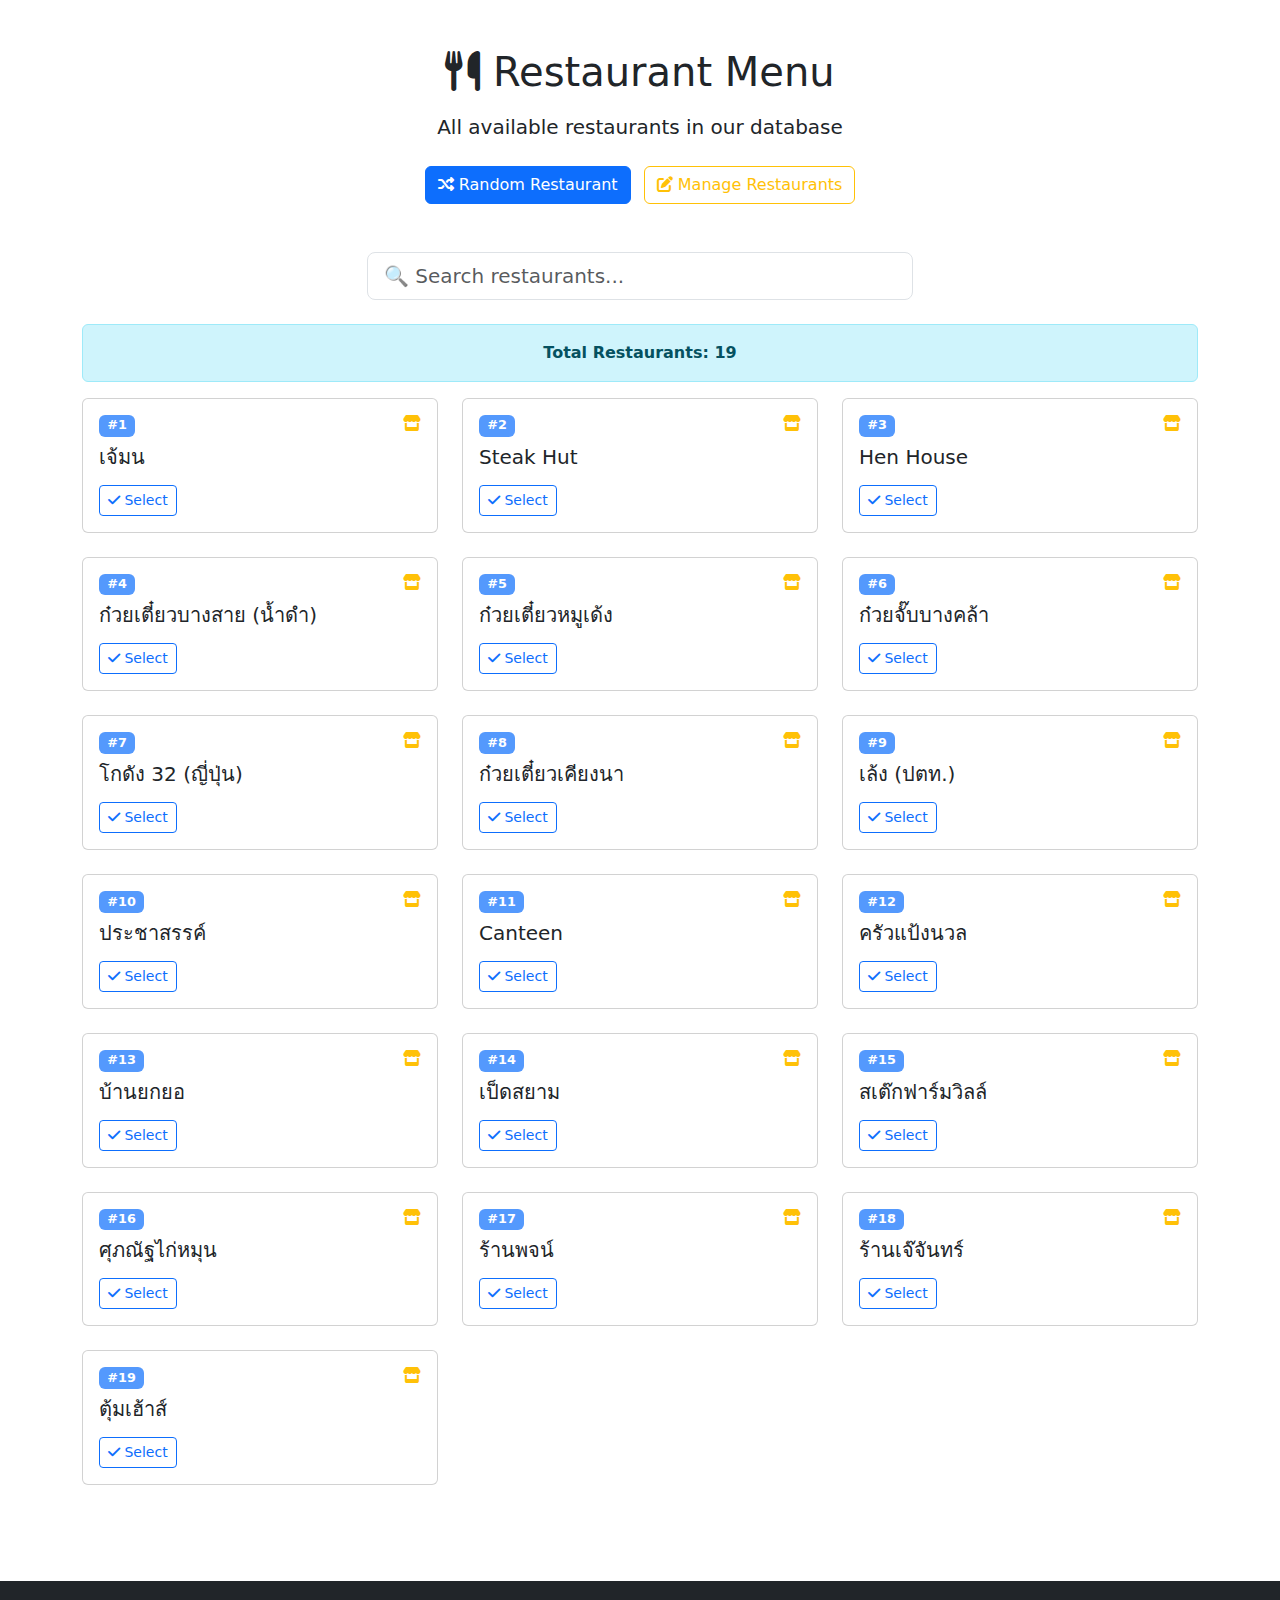
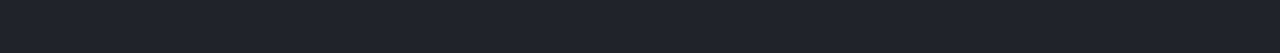
<file: menu.html>
<!DOCTYPE html>
<html lang="en">
<head>
    <meta charset="UTF-8">
    <meta name="viewport" content="width=device-width, initial-scale=1.0">
    <title>Restaurant Menu</title>
    <link href="https://cdn.jsdelivr.net/npm/bootstrap@5.3.3/dist/css/bootstrap.min.css" rel="stylesheet" integrity="sha384-QWTKZyjpPEjISv5WaRU9OFeRpok6YctnYmDr5pNlyT2bRjXh0JMhjY6hW+ALEwIH" crossorigin="anonymous">
    <link rel="stylesheet" href="https://cdnjs.cloudflare.com/ajax/libs/font-awesome/6.6.0/css/all.min.css">
    <style>
        .restaurant-card {
            transition: transform 0.2s, box-shadow 0.2s;
            cursor: pointer;
        }
        .restaurant-card:hover {
            transform: translateY(-5px);
            box-shadow: 0 4px 15px rgba(0,0,0,0.3);
        }
        .restaurant-number {
            font-size: 0.8rem;
            opacity: 0.7;
        }
    </style>
</head>
<body>
    <div class="container py-5">
        <div class="text-center mb-5">
            <h1 class="mb-3"><i class="fas fa-utensils"></i> Restaurant Menu</h1>
            <p class="lead">All available restaurants in our database</p>
            <div class="mt-4">
                <a href="random.html" class="btn btn-primary me-2">
                    <i class="fas fa-random"></i> Random Restaurant
                </a>
                <a href="edit.html" class="btn btn-outline-warning">
                    <i class="fas fa-edit"></i> Manage Restaurants
                </a>
                <!-- <a href="index.html" class="btn btn-outline-secondary">
                    <i class="fas fa-home"></i> Home
                </a> -->
            </div>
        </div>

        <div class="row mb-4">
            <div class="col-md-6 mx-auto">
                <input type="text" id="searchInput" class="form-control form-control-lg" placeholder="🔍 Search restaurants...">
            </div>
        </div>

        <div class="alert alert-info text-center" id="restaurantCount">
            <strong>Total Restaurants: <span id="totalCount">0</span></strong>
        </div>

        <div class="row row-cols-1 row-cols-md-2 row-cols-lg-3 g-4" id="restaurantList">
            <!-- Restaurant cards will be inserted here -->
        </div>

        <div id="noResults" class="text-center mt-5" style="display: none;">
            <i class="fas fa-search fa-3x mb-3 text-muted"></i>
            <h3>No restaurants found</h3>
            <p class="text-muted">Try a different search term</p>
        </div>
    </div>

    <script>
        let restaurants = [];

        // Load restaurants from JSON file
        async function loadRestaurants() {
            try {
                const response = await fetch('config/restaurants.json');
                restaurants = await response.json();
                displayRestaurants(restaurants);
                updateCount(restaurants.length);
            } catch (error) {
                console.error('Error loading restaurants:', error);
                document.getElementById('restaurantList').innerHTML = 
                    '<div class="col-12"><div class="alert alert-danger">Error loading restaurants</div></div>';
            }
        }

        // Display restaurants as cards
        function displayRestaurants(restaurantList) {
            const container = document.getElementById('restaurantList');
            const noResults = document.getElementById('noResults');
            
            if (restaurantList.length === 0) {
                container.innerHTML = '';
                noResults.style.display = 'block';
                return;
            }

            noResults.style.display = 'none';
            container.innerHTML = restaurantList.map((restaurant, index) => `
                <div class="col">
                    <div class="card restaurant-card h-100">
                        <div class="card-body">
                            <div class="d-flex justify-content-between align-items-start mb-2">
                                <span class="badge bg-primary restaurant-number">#${index + 1}</span>
                                <i class="fas fa-store text-warning"></i>
                            </div>
                            <h5 class="card-title">${restaurant}</h5>
                            <div class="mt-3">
                                <button class="btn btn-sm btn-outline-primary" onclick="selectRestaurant('${restaurant.replace(/'/g, "\\'")}')">
                                    <i class="fas fa-check"></i> Select
                                </button>
                            </div>
                        </div>
                    </div>
                </div>
            `).join('');
        }

        // Update restaurant count
        function updateCount(count) {
            document.getElementById('totalCount').textContent = count;
        }

        // Search functionality
        document.getElementById('searchInput').addEventListener('input', function(e) {
            const searchTerm = e.target.value.toLowerCase();
            const filtered = restaurants.filter(restaurant => 
                restaurant.toLowerCase().includes(searchTerm)
            );
            displayRestaurants(filtered);
            updateCount(filtered.length);
        });

        // Select restaurant action
        function selectRestaurant(name) {
            // Search for restaurant menu pictures on Google Images with location
            const searchQuery = encodeURIComponent(`${name} ฉะเชิงเทรา`);
            const googleImagesUrl = `https://www.google.com/search?q=${searchQuery}&tbm=isch`;
            window.open(googleImagesUrl, '_blank');
        }

        // Load restaurants on page load
        loadRestaurants();
    </script>

    <script src="https://cdn.jsdelivr.net/npm/bootstrap@5.3.3/dist/js/bootstrap.bundle.min.js"></script>
</body>
<footer class="mt-5 py-4 bg-dark">
    <div class="container text-center" style="cursor: pointer;" onclick="window.open('https://github.com/Apirat-Dev/Apirat-Dev.github.io/blob/main', '_blank')">
        <i class="fab fa-github"></i>
        Apirat-Dev © 2025
    </div>
</footer>
</html>
</file>
<file: libs/css/style.css>
/*------------------------------------*\
    MATERIAL PHOTO GALLERY
\*------------------------------------*/
.m-p-g {
  max-width: 80%;
  margin: 0 auto;
}
.m-p-g__thumbs-img {
  margin: 0;
  padding: 5px;
  float: left;
  vertical-align: bottom;
  cursor: pointer;
  z-index: 1;
  position: relative;
  opacity: 0;
  filter: brightness(100%);
  -webkit-tap-highlight-color: rgba(0, 0, 0, 0);
  will-change: opacity, transform;
  transition: all 0.5s cubic-bezier(0.23, 1, 0.32, 1);
}
.m-p-g__thumbs-img.active {
  z-index: 50;
}
.m-p-g__thumbs-img.layout-completed {
  opacity: 1;
}
.m-p-g__thumbs-img.hide {
  opacity: 0;
}
.m-p-g__thumbs-img:hover {
  filter: brightness(110%);
}
.m-p-g__fullscreen {
  position: fixed;
  z-index: 10;
  top: 0;
  left: 0;
  right: 0;
  bottom: 0;
  width: 100%;
  height: 100vh;
  background: rgba(0, 0, 0, 0);
  visibility: hidden;
  transition: background 0.25s ease-out, visibility 0.01s 0.5s linear;
  will-change: background, visibility;
  -webkit-backface-visibility: hidden;
          backface-visibility: hidden;
}
.m-p-g__fullscreen.active {
  transition: background 0.25s ease-out, visibility 0.01s 0s linear;
  visibility: visible;
  background: rgba(0, 0, 0, 0.8);
}
.m-p-g__fullscreen-img {
  pointer-events: none;
  position: absolute;
  transform-origin: left top;
  top: 50%;
  left: 50%;
  max-height: 100vh;
  max-width: 100%;
  visibility: hidden;
  will-change: visibility;
  transition: opacity 0.5s ease-out;
}
.m-p-g__fullscreen-img.active {
  visibility: visible;
  opacity: 1 !important;
  transition: transform 0.5s cubic-bezier(0.23, 1, 0.32, 1), opacity 0.5s ease-out;
}
.m-p-g__fullscreen-img.almost-active {
  opacity: 0;
  transform: translate3d(0, 0, 0) !important;
}
.m-p-g__controls {
  position: fixed;
  top: 0;
  left: 0;
  width: 100%;
  z-index: 200;
  height: 20vh;
  background: linear-gradient(to top, transparent 0%, rgba(0, 0, 0, 0.55) 100%);
  opacity: 0;
  visibility: hidden;
  transition: all 0.5s cubic-bezier(0.23, 1, 0.32, 1);
}
.m-p-g__controls.active {
  opacity: 1;
  visibility: visible;
}
.m-p-g__controls-close, .m-p-g__controls-arrow {
  -webkit-appearance: none;
     -moz-appearance: none;
          appearance: none;
  border: none;
  background: none;
}
.m-p-g__controls-close:focus, .m-p-g__controls-arrow:focus {
  outline: none;
}
.m-p-g__controls-arrow {
  position: absolute;
  z-index: 1;
  top: 0;
  width: 20%;
  height: 100vh;
  display: flex;
  align-items: center;
  cursor: pointer;
  -webkit-tap-highlight-color: rgba(0, 0, 0, 0);
  opacity: 0;
}
.m-p-g__controls-arrow:hover {
  opacity: 1;
}
.m-p-g__controls-arrow--prev {
  left: 0;
  padding-left: 3vw;
  justify-content: flex-start;
}
.m-p-g__controls-arrow--next {
  right: 0;
  padding-right: 3vw;
  justify-content: flex-end;
}
.m-p-g__controls-close {
  position: absolute;
  top: 3vh;
  right: 3vw;
  z-index: 5;
  cursor: pointer;
  -webkit-tap-highlight-color: rgba(0, 0, 0, 0);
}
.m-p-g__btn {
  display: inline-flex;
  align-items: center;
  justify-content: center;
  width: 50px;
  height: 50px;
  border-radius: 50%;
  background: rgba(255, 255, 255, 0.07);
  transition: all 0.25s ease-out;
}
.m-p-g__btn:hover {
  background: rgba(255, 255, 255, 0.15);
}
.m-p-g__alertBox {
  position: fixed;
  z-index: 999;
  max-width: 700px;
  top: 50%;
  left: 50%;
  transform: translate(-50%, -50%);
  background: white;
  padding: 25px;
  border-radius: 3px;
  text-align: center;
  box-shadow: 0 6px 12px rgba(0, 0, 0, 0.23), 0 10px 40px rgba(0, 0, 0, 0.19);
  color: grey;
}
.m-p-g__alertBox h2 {
  color: red;
}

/* DEMO */
/* body {
  background: #fefefe;
  color: white;
  -webkit-font-smoothing: antialiased;
  -moz-osx-font-smoothing: grayscale;
  text-align: center;
  font-family: "Roboto Mono";
} */

h2 {
  font-weight: 300;
  margin: 4vh 4vw;
  letter-spacing: 3px;
  color: grey;
  text-transform: uppercase;
}

.demo-btn {
  display: inline-block;
  margin: 0 2.5px 4vh 2.5px;
  text-decoration: none;
  color: grey;
  padding: 15px;
  line-height: 1;
  min-width: 140px;
  background: rgba(0, 0, 0, 0.07);
  border-radius: 6px;
}

.demo-btn:hover {
  background: rgba(0, 0, 0, 0.12);
}

@media (max-width: 640px) {
  .demo-btn {
    min-width: 0;
    font-size: 14px;
  }
}

body {
  margin: 0;
  padding: 0;
}

#navbar {
  position: sticky;
  top: 0;
}

#navbar ul {
  list-style-type: none;
  margin: 0;
  padding: 0;
  overflow: hidden;
}

#navbar li {
  float: left;
}

#navbar li a {
  display: block;
  padding: 10px;
  text-decoration: none;
  color: #ffffff;
}

#navbar li a:hover {
  background-color: #ddd;
}
</file>
<file: views/unt/style.css>
.container {
  top: 0;
  bottom: 0;
  left: 0;
  right: 0;
}

#bongo-cat {
  position: absolute;
  height: 80vh;
  width: 80vw;
  bottom: 0;
  left: 0;
  right: 0px;
  margin: auto;
  z-index: 10000;
}

.typing-animation {
  animation-timing-function: linear;
  animation-iteration-count: infinite;
  animation-duration: 1200ms;
}

path#f1-l1 {
  animation-name: typing-f1-l1;
}

path#f1-l2 {
  animation-name: typing-f1-l2;
}

path#f1-l3 {
  animation-name: typing-f1-l3;
}

path#f2-l4 {
  animation-name: typing-f2-l4;
}

path#f2-l5 {
  animation-name: typing-f2-l5;
}

path#f2-l6 {
  animation-name: typing-f2-l6;
}

path#f3-l7 {
  animation-name: typing-f3-l7;
}

path#f3-l8 {
  animation-name: typing-f3-l8;
}

path#f3-l9 {
  animation-name: typing-f3-l9;
}

@keyframes typing-f3-l9 {
  0% {
    d: path("M8,25L8,25");
  }
  82% {
    d: path("M8,25L8,25");
  }
  92% {
    d: path("M8,25L96,25");
  }
  100% {
    d: path("M8,25L96,25");
  }
}
@keyframes typing-f3-l8 {
  0% {
    d: path("M8,13L8,13");
  }
  68% {
    d: path("M8,13L8,13");
  }
  82% {
    d: path("M8,13L146,13");
  }
  100% {
    d: path("M8,13L146,13");
  }
}
@keyframes typing-f3-l7 {
  0% {
    d: path("M0,1L0,1");
  }
  60% {
    d: path("M0,1L0,1");
  }
  68% {
    d: path("M0,1L96,1");
  }
  100% {
    d: path("M0,1L96,1");
  }
}
@keyframes typing-f2-l6 {
  0% {
    d: path("M8,25L8,25");
  }
  54% {
    d: path("M8,25L8,25");
  }
  60% {
    d: path("M8,25L69,25");
  }
  100% {
    d: path("M8,25L69,25");
  }
}
@keyframes typing-f2-l5 {
  0% {
    d: path("M8,13L8,13");
  }
  44% {
    d: path("M8,13L8,13");
  }
  54% {
    d: path("M8,13L114,13");
  }
  100% {
    d: path("M8,13L114,13");
  }
}
@keyframes typing-f2-l4 {
  0% {
    d: path("M0,1L0,1");
  }
  30% {
    d: path("M0,1L0,1");
  }
  44% {
    d: path("M0,1L136,1");
  }
  100% {
    d: path("M0,1L136,1");
  }
}
@keyframes typing-f1-l3 {
  0% {
    d: path("M8,25L8,25");
  }
  24% {
    d: path("M8,25L8,25");
  }
  30% {
    d: path("M8,25L61,25");
  }
  100% {
    d: path("M8,25L61,25");
  }
}
@keyframes typing-f1-l2 {
  0% {
    d: path("M8,13L8,13");
  }
  14% {
    d: path("M8,13L8,13");
  }
  24% {
    d: path("M8,13L124,13");
  }
  100% {
    d: path("M8,13L124,13");
  }
}
@keyframes typing-f1-l1 {
  0% {
    d: path("M0,1L0,1");
  }
  14% {
    d: path("M0,1L160,1");
  }
  100% {
    d: path("M0,1L160,1");
  }
}
#paw-right--up,
#paw-right--down,
#paw-left--up,
#paw-left--down {
  animation: blink 100ms infinite;
}

#paw-right--up,
#paw-left--down {
  animation-delay: 150ms;
}

@keyframes blink {
  0% {
    opacity: 0;
  }
  49% {
    opacity: 0;
  }
  50% {
    opacity: 1;
  }
}
#laptop__code {
  transform: rotateX(-37deg) rotateY(-46deg) rotateZ(-23deg) translateX(8px) translateY(20px) translateZ(-50px);
}

.page {
  position: absolute;
  left: 0;
  top: 0;
  bottom: 0;
  width: 100%;
  display: flex;
  justify-content: center;
  align-items: center;
}

.loading-blurbs {
  width: 400px;
  height: 100px;
  text-align: center;
  position: relative;
}

.loading-blurbs code {
  --animation-duration: 200ms;
  display: block;
  position: absolute;
  width: 100%;
  bottom: 0;
  animation-name: move;
  animation-duration: calc(var(--animation-duration) * 8);
  animation-timing-function: ease-in-out;
  animation-iteration-count: infinite;
  opacity: 0;
}

@keyframes move {
  from {
    transform: translateY(0);
    opacity: 0;
  }
  50% {
    opacity: 1;
  }
  100% {
    transform: translateY(-170px);
    opacity: 0;
  }
}
.loading-blurbs code.typescript {
  animation-delay: var(--animation-duration);
}

.loading-blurbs code.ruby {
  animation-delay: calc(var(--animation-duration) * 2);
}

.loading-blurbs code.csharp {
  animation-delay: calc(var(--animation-duration) * 3);
}

.loading-blurbs code.cplusplus {
  animation-delay: calc(var(--animation-duration) * 4);
}

.loading-blurbs code.java {
  animation-delay: calc(var(--animation-duration) * 5);
}

.loading-blurbs code.swift {
  animation-delay: calc(var(--animation-duration) * 6);
}

.loading-blurbs code.php {
  animation-delay: calc(var(--animation-duration) * 7);
}
</file>
<file: libs/css/bootstrap5.3.2.min.css>
@charset "UTF-8";/*!
 * Bootstrap  v5.3.2 (https://getbootstrap.com/)
 * Copyright 2011-2023 The Bootstrap Authors
 * Licensed under MIT (https://github.com/twbs/bootstrap/blob/main/LICENSE)
 */:root,[data-bs-theme=light]{--bs-blue:#0d6efd;--bs-indigo:#6610f2;--bs-purple:#6f42c1;--bs-pink:#d63384;--bs-red:#dc3545;--bs-orange:#fd7e14;--bs-yellow:#ffc107;--bs-green:#198754;--bs-teal:#20c997;--bs-cyan:#0dcaf0;--bs-black:#000;--bs-white:#fff;--bs-gray:#6c757d;--bs-gray-dark:#343a40;--bs-gray-100:#f8f9fa;--bs-gray-200:#e9ecef;--bs-gray-300:#dee2e6;--bs-gray-400:#ced4da;--bs-gray-500:#adb5bd;--bs-gray-600:#6c757d;--bs-gray-700:#495057;--bs-gray-800:#343a40;--bs-gray-900:#212529;--bs-primary:#0d6efd;--bs-secondary:#6c757d;--bs-success:#198754;--bs-info:#0dcaf0;--bs-warning:#ffc107;--bs-danger:#dc3545;--bs-light:#f8f9fa;--bs-dark:#212529;--bs-primary-rgb:13,110,253;--bs-secondary-rgb:108,117,125;--bs-success-rgb:25,135,84;--bs-info-rgb:13,202,240;--bs-warning-rgb:255,193,7;--bs-danger-rgb:220,53,69;--bs-light-rgb:248,249,250;--bs-dark-rgb:33,37,41;--bs-primary-text-emphasis:#052c65;--bs-secondary-text-emphasis:#2b2f32;--bs-success-text-emphasis:#0a3622;--bs-info-text-emphasis:#055160;--bs-warning-text-emphasis:#664d03;--bs-danger-text-emphasis:#58151c;--bs-light-text-emphasis:#495057;--bs-dark-text-emphasis:#495057;--bs-primary-bg-subtle:#cfe2ff;--bs-secondary-bg-subtle:#e2e3e5;--bs-success-bg-subtle:#d1e7dd;--bs-info-bg-subtle:#cff4fc;--bs-warning-bg-subtle:#fff3cd;--bs-danger-bg-subtle:#f8d7da;--bs-light-bg-subtle:#fcfcfd;--bs-dark-bg-subtle:#ced4da;--bs-primary-border-subtle:#9ec5fe;--bs-secondary-border-subtle:#c4c8cb;--bs-success-border-subtle:#a3cfbb;--bs-info-border-subtle:#9eeaf9;--bs-warning-border-subtle:#ffe69c;--bs-danger-border-subtle:#f1aeb5;--bs-light-border-subtle:#e9ecef;--bs-dark-border-subtle:#adb5bd;--bs-white-rgb:255,255,255;--bs-black-rgb:0,0,0;--bs-font-sans-serif:system-ui,-apple-system,"Segoe UI",Roboto,"Helvetica Neue","Noto Sans","Liberation Sans",Arial,sans-serif,"Apple Color Emoji","Segoe UI Emoji","Segoe UI Symbol","Noto Color Emoji";--bs-font-monospace:SFMono-Regular,Menlo,Monaco,Consolas,"Liberation Mono","Courier New",monospace;--bs-gradient:linear-gradient(180deg, rgba(255, 255, 255, 0.15), rgba(255, 255, 255, 0));--bs-body-font-family:var(--bs-font-sans-serif);--bs-body-font-size:1rem;--bs-body-font-weight:400;--bs-body-line-height:1.5;--bs-body-color:#212529;--bs-body-color-rgb:33,37,41;--bs-body-bg:#fff;--bs-body-bg-rgb:255,255,255;--bs-emphasis-color:#000;--bs-emphasis-color-rgb:0,0,0;--bs-secondary-color:rgba(33, 37, 41, 0.75);--bs-secondary-color-rgb:33,37,41;--bs-secondary-bg:#e9ecef;--bs-secondary-bg-rgb:233,236,239;--bs-tertiary-color:rgba(33, 37, 41, 0.5);--bs-tertiary-color-rgb:33,37,41;--bs-tertiary-bg:#f8f9fa;--bs-tertiary-bg-rgb:248,249,250;--bs-heading-color:inherit;--bs-link-color:#0d6efd;--bs-link-color-rgb:13,110,253;--bs-link-decoration:underline;--bs-link-hover-color:#0a58ca;--bs-link-hover-color-rgb:10,88,202;--bs-code-color:#d63384;--bs-highlight-color:#212529;--bs-highlight-bg:#fff3cd;--bs-border-width:1px;--bs-border-style:solid;--bs-border-color:#dee2e6;--bs-border-color-translucent:rgba(0, 0, 0, 0.175);--bs-border-radius:0.375rem;--bs-border-radius-sm:0.25rem;--bs-border-radius-lg:0.5rem;--bs-border-radius-xl:1rem;--bs-border-radius-xxl:2rem;--bs-border-radius-2xl:var(--bs-border-radius-xxl);--bs-border-radius-pill:50rem;--bs-box-shadow:0 0.5rem 1rem rgba(0, 0, 0, 0.15);--bs-box-shadow-sm:0 0.125rem 0.25rem rgba(0, 0, 0, 0.075);--bs-box-shadow-lg:0 1rem 3rem rgba(0, 0, 0, 0.175);--bs-box-shadow-inset:inset 0 1px 2px rgba(0, 0, 0, 0.075);--bs-focus-ring-width:0.25rem;--bs-focus-ring-opacity:0.25;--bs-focus-ring-color:rgba(13, 110, 253, 0.25);--bs-form-valid-color:#198754;--bs-form-valid-border-color:#198754;--bs-form-invalid-color:#dc3545;--bs-form-invalid-border-color:#dc3545}[data-bs-theme=dark]{color-scheme:dark;--bs-body-color:#dee2e6;--bs-body-color-rgb:222,226,230;--bs-body-bg:#212529;--bs-body-bg-rgb:33,37,41;--bs-emphasis-color:#fff;--bs-emphasis-color-rgb:255,255,255;--bs-secondary-color:rgba(222, 226, 230, 0.75);--bs-secondary-color-rgb:222,226,230;--bs-secondary-bg:#343a40;--bs-secondary-bg-rgb:52,58,64;--bs-tertiary-color:rgba(222, 226, 230, 0.5);--bs-tertiary-color-rgb:222,226,230;--bs-tertiary-bg:#2b3035;--bs-tertiary-bg-rgb:43,48,53;--bs-primary-text-emphasis:#6ea8fe;--bs-secondary-text-emphasis:#a7acb1;--bs-success-text-emphasis:#75b798;--bs-info-text-emphasis:#6edff6;--bs-warning-text-emphasis:#ffda6a;--bs-danger-text-emphasis:#ea868f;--bs-light-text-emphasis:#f8f9fa;--bs-dark-text-emphasis:#dee2e6;--bs-primary-bg-subtle:#031633;--bs-secondary-bg-subtle:#161719;--bs-success-bg-subtle:#051b11;--bs-info-bg-subtle:#032830;--bs-warning-bg-subtle:#332701;--bs-danger-bg-subtle:#2c0b0e;--bs-light-bg-subtle:#343a40;--bs-dark-bg-subtle:#1a1d20;--bs-primary-border-subtle:#084298;--bs-secondary-border-subtle:#41464b;--bs-success-border-subtle:#0f5132;--bs-info-border-subtle:#087990;--bs-warning-border-subtle:#997404;--bs-danger-border-subtle:#842029;--bs-light-border-subtle:#495057;--bs-dark-border-subtle:#343a40;--bs-heading-color:inherit;--bs-link-color:#6ea8fe;--bs-link-hover-color:#8bb9fe;--bs-link-color-rgb:110,168,254;--bs-link-hover-color-rgb:139,185,254;--bs-code-color:#e685b5;--bs-highlight-color:#dee2e6;--bs-highlight-bg:#664d03;--bs-border-color:#495057;--bs-border-color-translucent:rgba(255, 255, 255, 0.15);--bs-form-valid-color:#75b798;--bs-form-valid-border-color:#75b798;--bs-form-invalid-color:#ea868f;--bs-form-invalid-border-color:#ea868f}*,::after,::before{box-sizing:border-box}@media (prefers-reduced-motion:no-preference){:root{scroll-behavior:smooth}}body{margin:0;font-family:var(--bs-body-font-family);font-size:var(--bs-body-font-size);font-weight:var(--bs-body-font-weight);line-height:var(--bs-body-line-height);color:var(--bs-body-color);text-align:var(--bs-body-text-align);background-color:var(--bs-body-bg);-webkit-text-size-adjust:100%;-webkit-tap-highlight-color:transparent}hr{margin:1rem 0;color:inherit;border:0;border-top:var(--bs-border-width) solid;opacity:.25}.h1,.h2,.h3,.h4,.h5,.h6,h1,h2,h3,h4,h5,h6{margin-top:0;margin-bottom:.5rem;font-weight:500;line-height:1.2;color:var(--bs-heading-color)}.h1,h1{font-size:calc(1.375rem + 1.5vw)}@media (min-width:1200px){.h1,h1{font-size:2.5rem}}.h2,h2{font-size:calc(1.325rem + .9vw)}@media (min-width:1200px){.h2,h2{font-size:2rem}}.h3,h3{font-size:calc(1.3rem + .6vw)}@media (min-width:1200px){.h3,h3{font-size:1.75rem}}.h4,h4{font-size:calc(1.275rem + .3vw)}@media (min-width:1200px){.h4,h4{font-size:1.5rem}}.h5,h5{font-size:1.25rem}.h6,h6{font-size:1rem}p{margin-top:0;margin-bottom:1rem}abbr[title]{-webkit-text-decoration:underline dotted;text-decoration:underline dotted;cursor:help;-webkit-text-decoration-skip-ink:none;text-decoration-skip-ink:none}address{margin-bottom:1rem;font-style:normal;line-height:inherit}ol,ul{padding-left:2rem}dl,ol,ul{margin-top:0;margin-bottom:1rem}ol ol,ol ul,ul ol,ul ul{margin-bottom:0}dt{font-weight:700}dd{margin-bottom:.5rem;margin-left:0}blockquote{margin:0 0 1rem}b,strong{font-weight:bolder}.small,small{font-size:.875em}.mark,mark{padding:.1875em;color:var(--bs-highlight-color);background-color:var(--bs-highlight-bg)}sub,sup{position:relative;font-size:.75em;line-height:0;vertical-align:baseline}sub{bottom:-.25em}sup{top:-.5em}a{color:rgba(var(--bs-link-color-rgb),var(--bs-link-opacity,1));text-decoration:underline}a:hover{--bs-link-color-rgb:var(--bs-link-hover-color-rgb)}a:not([href]):not([class]),a:not([href]):not([class]):hover{color:inherit;text-decoration:none}code,kbd,pre,samp{font-family:var(--bs-font-monospace);font-size:1em}pre{display:block;margin-top:0;margin-bottom:1rem;overflow:auto;font-size:.875em}pre code{font-size:inherit;color:inherit;word-break:normal}code{font-size:.875em;color:var(--bs-code-color);word-wrap:break-word}a>code{color:inherit}kbd{padding:.1875rem .375rem;font-size:.875em;color:var(--bs-body-bg);background-color:var(--bs-body-color);border-radius:.25rem}kbd kbd{padding:0;font-size:1em}figure{margin:0 0 1rem}img,svg{vertical-align:middle}table{caption-side:bottom;border-collapse:collapse}caption{padding-top:.5rem;padding-bottom:.5rem;color:var(--bs-secondary-color);text-align:left}th{text-align:inherit;text-align:-webkit-match-parent}tbody,td,tfoot,th,thead,tr{border-color:inherit;border-style:solid;border-width:0}label{display:inline-block}button{border-radius:0}button:focus:not(:focus-visible){outline:0}button,input,optgroup,select,textarea{margin:0;font-family:inherit;font-size:inherit;line-height:inherit}button,select{text-transform:none}[role=button]{cursor:pointer}select{word-wrap:normal}select:disabled{opacity:1}[list]:not([type=date]):not([type=datetime-local]):not([type=month]):not([type=week]):not([type=time])::-webkit-calendar-picker-indicator{display:none!important}[type=button],[type=reset],[type=submit],button{-webkit-appearance:button}[type=button]:not(:disabled),[type=reset]:not(:disabled),[type=submit]:not(:disabled),button:not(:disabled){cursor:pointer}::-moz-focus-inner{padding:0;border-style:none}textarea{resize:vertical}fieldset{min-width:0;padding:0;margin:0;border:0}legend{float:left;width:100%;padding:0;margin-bottom:.5rem;font-size:calc(1.275rem + .3vw);line-height:inherit}@media (min-width:1200px){legend{font-size:1.5rem}}legend+*{clear:left}::-webkit-datetime-edit-day-field,::-webkit-datetime-edit-fields-wrapper,::-webkit-datetime-edit-hour-field,::-webkit-datetime-edit-minute,::-webkit-datetime-edit-month-field,::-webkit-datetime-edit-text,::-webkit-datetime-edit-year-field{padding:0}::-webkit-inner-spin-button{height:auto}[type=search]{-webkit-appearance:textfield;outline-offset:-2px}::-webkit-search-decoration{-webkit-appearance:none}::-webkit-color-swatch-wrapper{padding:0}::-webkit-file-upload-button{font:inherit;-webkit-appearance:button}::file-selector-button{font:inherit;-webkit-appearance:button}output{display:inline-block}iframe{border:0}summary{display:list-item;cursor:pointer}progress{vertical-align:baseline}[hidden]{display:none!important}.lead{font-size:1.25rem;font-weight:300}.display-1{font-size:calc(1.625rem + 4.5vw);font-weight:300;line-height:1.2}@media (min-width:1200px){.display-1{font-size:5rem}}.display-2{font-size:calc(1.575rem + 3.9vw);font-weight:300;line-height:1.2}@media (min-width:1200px){.display-2{font-size:4.5rem}}.display-3{font-size:calc(1.525rem + 3.3vw);font-weight:300;line-height:1.2}@media (min-width:1200px){.display-3{font-size:4rem}}.display-4{font-size:calc(1.475rem + 2.7vw);font-weight:300;line-height:1.2}@media (min-width:1200px){.display-4{font-size:3.5rem}}.display-5{font-size:calc(1.425rem + 2.1vw);font-weight:300;line-height:1.2}@media (min-width:1200px){.display-5{font-size:3rem}}.display-6{font-size:calc(1.375rem + 1.5vw);font-weight:300;line-height:1.2}@media (min-width:1200px){.display-6{font-size:2.5rem}}.list-unstyled{padding-left:0;list-style:none}.list-inline{padding-left:0;list-style:none}.list-inline-item{display:inline-block}.list-inline-item:not(:last-child){margin-right:.5rem}.initialism{font-size:.875em;text-transform:uppercase}.blockquote{margin-bottom:1rem;font-size:1.25rem}.blockquote>:last-child{margin-bottom:0}.blockquote-footer{margin-top:-1rem;margin-bottom:1rem;font-size:.875em;color:#6c757d}.blockquote-footer::before{content:"— "}.img-fluid{max-width:100%;height:auto}.img-thumbnail{padding:.25rem;background-color:var(--bs-body-bg);border:var(--bs-border-width) solid var(--bs-border-color);border-radius:var(--bs-border-radius);max-width:100%;height:auto}.figure{display:inline-block}.figure-img{margin-bottom:.5rem;line-height:1}.figure-caption{font-size:.875em;color:var(--bs-secondary-color)}.container,.container-fluid,.container-lg,.container-md,.container-sm,.container-xl,.container-xxl{--bs-gutter-x:1.5rem;--bs-gutter-y:0;width:100%;padding-right:calc(var(--bs-gutter-x) * .5);padding-left:calc(var(--bs-gutter-x) * .5);margin-right:auto;margin-left:auto}@media (min-width:576px){.container,.container-sm{max-width:540px}}@media (min-width:768px){.container,.container-md,.container-sm{max-width:720px}}@media (min-width:992px){.container,.container-lg,.container-md,.container-sm{max-width:960px}}@media (min-width:1200px){.container,.container-lg,.container-md,.container-sm,.container-xl{max-width:1140px}}@media (min-width:1400px){.container,.container-lg,.container-md,.container-sm,.container-xl,.container-xxl{max-width:1320px}}:root{--bs-breakpoint-xs:0;--bs-breakpoint-sm:576px;--bs-breakpoint-md:768px;--bs-breakpoint-lg:992px;--bs-breakpoint-xl:1200px;--bs-breakpoint-xxl:1400px}.row{--bs-gutter-x:1.5rem;--bs-gutter-y:0;display:flex;flex-wrap:wrap;margin-top:calc(-1 * var(--bs-gutter-y));margin-right:calc(-.5 * var(--bs-gutter-x));margin-left:calc(-.5 * var(--bs-gutter-x))}.row>*{flex-shrink:0;width:100%;max-width:100%;padding-right:calc(var(--bs-gutter-x) * .5);padding-left:calc(var(--bs-gutter-x) * .5);margin-top:var(--bs-gutter-y)}.col{flex:1 0 0%}.row-cols-auto>*{flex:0 0 auto;width:auto}.row-cols-1>*{flex:0 0 auto;width:100%}.row-cols-2>*{flex:0 0 auto;width:50%}.row-cols-3>*{flex:0 0 auto;width:33.33333333%}.row-cols-4>*{flex:0 0 auto;width:25%}.row-cols-5>*{flex:0 0 auto;width:20%}.row-cols-6>*{flex:0 0 auto;width:16.66666667%}.col-auto{flex:0 0 auto;width:auto}.col-1{flex:0 0 auto;width:8.33333333%}.col-2{flex:0 0 auto;width:16.66666667%}.col-3{flex:0 0 auto;width:25%}.col-4{flex:0 0 auto;width:33.33333333%}.col-5{flex:0 0 auto;width:41.66666667%}.col-6{flex:0 0 auto;width:50%}.col-7{flex:0 0 auto;width:58.33333333%}.col-8{flex:0 0 auto;width:66.66666667%}.col-9{flex:0 0 auto;width:75%}.col-10{flex:0 0 auto;width:83.33333333%}.col-11{flex:0 0 auto;width:91.66666667%}.col-12{flex:0 0 auto;width:100%}.offset-1{margin-left:8.33333333%}.offset-2{margin-left:16.66666667%}.offset-3{margin-left:25%}.offset-4{margin-left:33.33333333%}.offset-5{margin-left:41.66666667%}.offset-6{margin-left:50%}.offset-7{margin-left:58.33333333%}.offset-8{margin-left:66.66666667%}.offset-9{margin-left:75%}.offset-10{margin-left:83.33333333%}.offset-11{margin-left:91.66666667%}.g-0,.gx-0{--bs-gutter-x:0}.g-0,.gy-0{--bs-gutter-y:0}.g-1,.gx-1{--bs-gutter-x:0.25rem}.g-1,.gy-1{--bs-gutter-y:0.25rem}.g-2,.gx-2{--bs-gutter-x:0.5rem}.g-2,.gy-2{--bs-gutter-y:0.5rem}.g-3,.gx-3{--bs-gutter-x:1rem}.g-3,.gy-3{--bs-gutter-y:1rem}.g-4,.gx-4{--bs-gutter-x:1.5rem}.g-4,.gy-4{--bs-gutter-y:1.5rem}.g-5,.gx-5{--bs-gutter-x:3rem}.g-5,.gy-5{--bs-gutter-y:3rem}@media (min-width:576px){.col-sm{flex:1 0 0%}.row-cols-sm-auto>*{flex:0 0 auto;width:auto}.row-cols-sm-1>*{flex:0 0 auto;width:100%}.row-cols-sm-2>*{flex:0 0 auto;width:50%}.row-cols-sm-3>*{flex:0 0 auto;width:33.33333333%}.row-cols-sm-4>*{flex:0 0 auto;width:25%}.row-cols-sm-5>*{flex:0 0 auto;width:20%}.row-cols-sm-6>*{flex:0 0 auto;width:16.66666667%}.col-sm-auto{flex:0 0 auto;width:auto}.col-sm-1{flex:0 0 auto;width:8.33333333%}.col-sm-2{flex:0 0 auto;width:16.66666667%}.col-sm-3{flex:0 0 auto;width:25%}.col-sm-4{flex:0 0 auto;width:33.33333333%}.col-sm-5{flex:0 0 auto;width:41.66666667%}.col-sm-6{flex:0 0 auto;width:50%}.col-sm-7{flex:0 0 auto;width:58.33333333%}.col-sm-8{flex:0 0 auto;width:66.66666667%}.col-sm-9{flex:0 0 auto;width:75%}.col-sm-10{flex:0 0 auto;width:83.33333333%}.col-sm-11{flex:0 0 auto;width:91.66666667%}.col-sm-12{flex:0 0 auto;width:100%}.offset-sm-0{margin-left:0}.offset-sm-1{margin-left:8.33333333%}.offset-sm-2{margin-left:16.66666667%}.offset-sm-3{margin-left:25%}.offset-sm-4{margin-left:33.33333333%}.offset-sm-5{margin-left:41.66666667%}.offset-sm-6{margin-left:50%}.offset-sm-7{margin-left:58.33333333%}.offset-sm-8{margin-left:66.66666667%}.offset-sm-9{margin-left:75%}.offset-sm-10{margin-left:83.33333333%}.offset-sm-11{margin-left:91.66666667%}.g-sm-0,.gx-sm-0{--bs-gutter-x:0}.g-sm-0,.gy-sm-0{--bs-gutter-y:0}.g-sm-1,.gx-sm-1{--bs-gutter-x:0.25rem}.g-sm-1,.gy-sm-1{--bs-gutter-y:0.25rem}.g-sm-2,.gx-sm-2{--bs-gutter-x:0.5rem}.g-sm-2,.gy-sm-2{--bs-gutter-y:0.5rem}.g-sm-3,.gx-sm-3{--bs-gutter-x:1rem}.g-sm-3,.gy-sm-3{--bs-gutter-y:1rem}.g-sm-4,.gx-sm-4{--bs-gutter-x:1.5rem}.g-sm-4,.gy-sm-4{--bs-gutter-y:1.5rem}.g-sm-5,.gx-sm-5{--bs-gutter-x:3rem}.g-sm-5,.gy-sm-5{--bs-gutter-y:3rem}}@media (min-width:768px){.col-md{flex:1 0 0%}.row-cols-md-auto>*{flex:0 0 auto;width:auto}.row-cols-md-1>*{flex:0 0 auto;width:100%}.row-cols-md-2>*{flex:0 0 auto;width:50%}.row-cols-md-3>*{flex:0 0 auto;width:33.33333333%}.row-cols-md-4>*{flex:0 0 auto;width:25%}.row-cols-md-5>*{flex:0 0 auto;width:20%}.row-cols-md-6>*{flex:0 0 auto;width:16.66666667%}.col-md-auto{flex:0 0 auto;width:auto}.col-md-1{flex:0 0 auto;width:8.33333333%}.col-md-2{flex:0 0 auto;width:16.66666667%}.col-md-3{flex:0 0 auto;width:25%}.col-md-4{flex:0 0 auto;width:33.33333333%}.col-md-5{flex:0 0 auto;width:41.66666667%}.col-md-6{flex:0 0 auto;width:50%}.col-md-7{flex:0 0 auto;width:58.33333333%}.col-md-8{flex:0 0 auto;width:66.66666667%}.col-md-9{flex:0 0 auto;width:75%}.col-md-10{flex:0 0 auto;width:83.33333333%}.col-md-11{flex:0 0 auto;width:91.66666667%}.col-md-12{flex:0 0 auto;width:100%}.offset-md-0{margin-left:0}.offset-md-1{margin-left:8.33333333%}.offset-md-2{margin-left:16.66666667%}.offset-md-3{margin-left:25%}.offset-md-4{margin-left:33.33333333%}.offset-md-5{margin-left:41.66666667%}.offset-md-6{margin-left:50%}.offset-md-7{margin-left:58.33333333%}.offset-md-8{margin-left:66.66666667%}.offset-md-9{margin-left:75%}.offset-md-10{margin-left:83.33333333%}.offset-md-11{margin-left:91.66666667%}.g-md-0,.gx-md-0{--bs-gutter-x:0}.g-md-0,.gy-md-0{--bs-gutter-y:0}.g-md-1,.gx-md-1{--bs-gutter-x:0.25rem}.g-md-1,.gy-md-1{--bs-gutter-y:0.25rem}.g-md-2,.gx-md-2{--bs-gutter-x:0.5rem}.g-md-2,.gy-md-2{--bs-gutter-y:0.5rem}.g-md-3,.gx-md-3{--bs-gutter-x:1rem}.g-md-3,.gy-md-3{--bs-gutter-y:1rem}.g-md-4,.gx-md-4{--bs-gutter-x:1.5rem}.g-md-4,.gy-md-4{--bs-gutter-y:1.5rem}.g-md-5,.gx-md-5{--bs-gutter-x:3rem}.g-md-5,.gy-md-5{--bs-gutter-y:3rem}}@media (min-width:992px){.col-lg{flex:1 0 0%}.row-cols-lg-auto>*{flex:0 0 auto;width:auto}.row-cols-lg-1>*{flex:0 0 auto;width:100%}.row-cols-lg-2>*{flex:0 0 auto;width:50%}.row-cols-lg-3>*{flex:0 0 auto;width:33.33333333%}.row-cols-lg-4>*{flex:0 0 auto;width:25%}.row-cols-lg-5>*{flex:0 0 auto;width:20%}.row-cols-lg-6>*{flex:0 0 auto;width:16.66666667%}.col-lg-auto{flex:0 0 auto;width:auto}.col-lg-1{flex:0 0 auto;width:8.33333333%}.col-lg-2{flex:0 0 auto;width:16.66666667%}.col-lg-3{flex:0 0 auto;width:25%}.col-lg-4{flex:0 0 auto;width:33.33333333%}.col-lg-5{flex:0 0 auto;width:41.66666667%}.col-lg-6{flex:0 0 auto;width:50%}.col-lg-7{flex:0 0 auto;width:58.33333333%}.col-lg-8{flex:0 0 auto;width:66.66666667%}.col-lg-9{flex:0 0 auto;width:75%}.col-lg-10{flex:0 0 auto;width:83.33333333%}.col-lg-11{flex:0 0 auto;width:91.66666667%}.col-lg-12{flex:0 0 auto;width:100%}.offset-lg-0{margin-left:0}.offset-lg-1{margin-left:8.33333333%}.offset-lg-2{margin-left:16.66666667%}.offset-lg-3{margin-left:25%}.offset-lg-4{margin-left:33.33333333%}.offset-lg-5{margin-left:41.66666667%}.offset-lg-6{margin-left:50%}.offset-lg-7{margin-left:58.33333333%}.offset-lg-8{margin-left:66.66666667%}.offset-lg-9{margin-left:75%}.offset-lg-10{margin-left:83.33333333%}.offset-lg-11{margin-left:91.66666667%}.g-lg-0,.gx-lg-0{--bs-gutter-x:0}.g-lg-0,.gy-lg-0{--bs-gutter-y:0}.g-lg-1,.gx-lg-1{--bs-gutter-x:0.25rem}.g-lg-1,.gy-lg-1{--bs-gutter-y:0.25rem}.g-lg-2,.gx-lg-2{--bs-gutter-x:0.5rem}.g-lg-2,.gy-lg-2{--bs-gutter-y:0.5rem}.g-lg-3,.gx-lg-3{--bs-gutter-x:1rem}.g-lg-3,.gy-lg-3{--bs-gutter-y:1rem}.g-lg-4,.gx-lg-4{--bs-gutter-x:1.5rem}.g-lg-4,.gy-lg-4{--bs-gutter-y:1.5rem}.g-lg-5,.gx-lg-5{--bs-gutter-x:3rem}.g-lg-5,.gy-lg-5{--bs-gutter-y:3rem}}@media (min-width:1200px){.col-xl{flex:1 0 0%}.row-cols-xl-auto>*{flex:0 0 auto;width:auto}.row-cols-xl-1>*{flex:0 0 auto;width:100%}.row-cols-xl-2>*{flex:0 0 auto;width:50%}.row-cols-xl-3>*{flex:0 0 auto;width:33.33333333%}.row-cols-xl-4>*{flex:0 0 auto;width:25%}.row-cols-xl-5>*{flex:0 0 auto;width:20%}.row-cols-xl-6>*{flex:0 0 auto;width:16.66666667%}.col-xl-auto{flex:0 0 auto;width:auto}.col-xl-1{flex:0 0 auto;width:8.33333333%}.col-xl-2{flex:0 0 auto;width:16.66666667%}.col-xl-3{flex:0 0 auto;width:25%}.col-xl-4{flex:0 0 auto;width:33.33333333%}.col-xl-5{flex:0 0 auto;width:41.66666667%}.col-xl-6{flex:0 0 auto;width:50%}.col-xl-7{flex:0 0 auto;width:58.33333333%}.col-xl-8{flex:0 0 auto;width:66.66666667%}.col-xl-9{flex:0 0 auto;width:75%}.col-xl-10{flex:0 0 auto;width:83.33333333%}.col-xl-11{flex:0 0 auto;width:91.66666667%}.col-xl-12{flex:0 0 auto;width:100%}.offset-xl-0{margin-left:0}.offset-xl-1{margin-left:8.33333333%}.offset-xl-2{margin-left:16.66666667%}.offset-xl-3{margin-left:25%}.offset-xl-4{margin-left:33.33333333%}.offset-xl-5{margin-left:41.66666667%}.offset-xl-6{margin-left:50%}.offset-xl-7{margin-left:58.33333333%}.offset-xl-8{margin-left:66.66666667%}.offset-xl-9{margin-left:75%}.offset-xl-10{margin-left:83.33333333%}.offset-xl-11{margin-left:91.66666667%}.g-xl-0,.gx-xl-0{--bs-gutter-x:0}.g-xl-0,.gy-xl-0{--bs-gutter-y:0}.g-xl-1,.gx-xl-1{--bs-gutter-x:0.25rem}.g-xl-1,.gy-xl-1{--bs-gutter-y:0.25rem}.g-xl-2,.gx-xl-2{--bs-gutter-x:0.5rem}.g-xl-2,.gy-xl-2{--bs-gutter-y:0.5rem}.g-xl-3,.gx-xl-3{--bs-gutter-x:1rem}.g-xl-3,.gy-xl-3{--bs-gutter-y:1rem}.g-xl-4,.gx-xl-4{--bs-gutter-x:1.5rem}.g-xl-4,.gy-xl-4{--bs-gutter-y:1.5rem}.g-xl-5,.gx-xl-5{--bs-gutter-x:3rem}.g-xl-5,.gy-xl-5{--bs-gutter-y:3rem}}@media (min-width:1400px){.col-xxl{flex:1 0 0%}.row-cols-xxl-auto>*{flex:0 0 auto;width:auto}.row-cols-xxl-1>*{flex:0 0 auto;width:100%}.row-cols-xxl-2>*{flex:0 0 auto;width:50%}.row-cols-xxl-3>*{flex:0 0 auto;width:33.33333333%}.row-cols-xxl-4>*{flex:0 0 auto;width:25%}.row-cols-xxl-5>*{flex:0 0 auto;width:20%}.row-cols-xxl-6>*{flex:0 0 auto;width:16.66666667%}.col-xxl-auto{flex:0 0 auto;width:auto}.col-xxl-1{flex:0 0 auto;width:8.33333333%}.col-xxl-2{flex:0 0 auto;width:16.66666667%}.col-xxl-3{flex:0 0 auto;width:25%}.col-xxl-4{flex:0 0 auto;width:33.33333333%}.col-xxl-5{flex:0 0 auto;width:41.66666667%}.col-xxl-6{flex:0 0 auto;width:50%}.col-xxl-7{flex:0 0 auto;width:58.33333333%}.col-xxl-8{flex:0 0 auto;width:66.66666667%}.col-xxl-9{flex:0 0 auto;width:75%}.col-xxl-10{flex:0 0 auto;width:83.33333333%}.col-xxl-11{flex:0 0 auto;width:91.66666667%}.col-xxl-12{flex:0 0 auto;width:100%}.offset-xxl-0{margin-left:0}.offset-xxl-1{margin-left:8.33333333%}.offset-xxl-2{margin-left:16.66666667%}.offset-xxl-3{margin-left:25%}.offset-xxl-4{margin-left:33.33333333%}.offset-xxl-5{margin-left:41.66666667%}.offset-xxl-6{margin-left:50%}.offset-xxl-7{margin-left:58.33333333%}.offset-xxl-8{margin-left:66.66666667%}.offset-xxl-9{margin-left:75%}.offset-xxl-10{margin-left:83.33333333%}.offset-xxl-11{margin-left:91.66666667%}.g-xxl-0,.gx-xxl-0{--bs-gutter-x:0}.g-xxl-0,.gy-xxl-0{--bs-gutter-y:0}.g-xxl-1,.gx-xxl-1{--bs-gutter-x:0.25rem}.g-xxl-1,.gy-xxl-1{--bs-gutter-y:0.25rem}.g-xxl-2,.gx-xxl-2{--bs-gutter-x:0.5rem}.g-xxl-2,.gy-xxl-2{--bs-gutter-y:0.5rem}.g-xxl-3,.gx-xxl-3{--bs-gutter-x:1rem}.g-xxl-3,.gy-xxl-3{--bs-gutter-y:1rem}.g-xxl-4,.gx-xxl-4{--bs-gutter-x:1.5rem}.g-xxl-4,.gy-xxl-4{--bs-gutter-y:1.5rem}.g-xxl-5,.gx-xxl-5{--bs-gutter-x:3rem}.g-xxl-5,.gy-xxl-5{--bs-gutter-y:3rem}}.table{--bs-table-color-type:initial;--bs-table-bg-type:initial;--bs-table-color-state:initial;--bs-table-bg-state:initial;--bs-table-color:var(--bs-emphasis-color);--bs-table-bg:var(--bs-body-bg);--bs-table-border-color:var(--bs-border-color);--bs-table-accent-bg:transparent;--bs-table-striped-color:var(--bs-emphasis-color);--bs-table-striped-bg:rgba(var(--bs-emphasis-color-rgb), 0.05);--bs-table-active-color:var(--bs-emphasis-color);--bs-table-active-bg:rgba(var(--bs-emphasis-color-rgb), 0.1);--bs-table-hover-color:var(--bs-emphasis-color);--bs-table-hover-bg:rgba(var(--bs-emphasis-color-rgb), 0.075);width:100%;margin-bottom:1rem;vertical-align:top;border-color:var(--bs-table-border-color)}.table>:not(caption)>*>*{padding:.5rem .5rem;color:var(--bs-table-color-state,var(--bs-table-color-type,var(--bs-table-color)));background-color:var(--bs-table-bg);border-bottom-width:var(--bs-border-width);box-shadow:inset 0 0 0 9999px var(--bs-table-bg-state,var(--bs-table-bg-type,var(--bs-table-accent-bg)))}.table>tbody{vertical-align:inherit}.table>thead{vertical-align:bottom}.table-group-divider{border-top:calc(var(--bs-border-width) * 2) solid currentcolor}.caption-top{caption-side:top}.table-sm>:not(caption)>*>*{padding:.25rem .25rem}.table-bordered>:not(caption)>*{border-width:var(--bs-border-width) 0}.table-bordered>:not(caption)>*>*{border-width:0 var(--bs-border-width)}.table-borderless>:not(caption)>*>*{border-bottom-width:0}.table-borderless>:not(:first-child){border-top-width:0}.table-striped>tbody>tr:nth-of-type(odd)>*{--bs-table-color-type:var(--bs-table-striped-color);--bs-table-bg-type:var(--bs-table-striped-bg)}.table-striped-columns>:not(caption)>tr>:nth-child(2n){--bs-table-color-type:var(--bs-table-striped-color);--bs-table-bg-type:var(--bs-table-striped-bg)}.table-active{--bs-table-color-state:var(--bs-table-active-color);--bs-table-bg-state:var(--bs-table-active-bg)}.table-hover>tbody>tr:hover>*{--bs-table-color-state:var(--bs-table-hover-color);--bs-table-bg-state:var(--bs-table-hover-bg)}.table-primary{--bs-table-color:#000;--bs-table-bg:#cfe2ff;--bs-table-border-color:#a6b5cc;--bs-table-striped-bg:#c5d7f2;--bs-table-striped-color:#000;--bs-table-active-bg:#bacbe6;--bs-table-active-color:#000;--bs-table-hover-bg:#bfd1ec;--bs-table-hover-color:#000;color:var(--bs-table-color);border-color:var(--bs-table-border-color)}.table-secondary{--bs-table-color:#000;--bs-table-bg:#e2e3e5;--bs-table-border-color:#b5b6b7;--bs-table-striped-bg:#d7d8da;--bs-table-striped-color:#000;--bs-table-active-bg:#cbccce;--bs-table-active-color:#000;--bs-table-hover-bg:#d1d2d4;--bs-table-hover-color:#000;color:var(--bs-table-color);border-color:var(--bs-table-border-color)}.table-success{--bs-table-color:#000;--bs-table-bg:#d1e7dd;--bs-table-border-color:#a7b9b1;--bs-table-striped-bg:#c7dbd2;--bs-table-striped-color:#000;--bs-table-active-bg:#bcd0c7;--bs-table-active-color:#000;--bs-table-hover-bg:#c1d6cc;--bs-table-hover-color:#000;color:var(--bs-table-color);border-color:var(--bs-table-border-color)}.table-info{--bs-table-color:#000;--bs-table-bg:#cff4fc;--bs-table-border-color:#a6c3ca;--bs-table-striped-bg:#c5e8ef;--bs-table-striped-color:#000;--bs-table-active-bg:#badce3;--bs-table-active-color:#000;--bs-table-hover-bg:#bfe2e9;--bs-table-hover-color:#000;color:var(--bs-table-color);border-color:var(--bs-table-border-color)}.table-warning{--bs-table-color:#000;--bs-table-bg:#fff3cd;--bs-table-border-color:#ccc2a4;--bs-table-striped-bg:#f2e7c3;--bs-table-striped-color:#000;--bs-table-active-bg:#e6dbb9;--bs-table-active-color:#000;--bs-table-hover-bg:#ece1be;--bs-table-hover-color:#000;color:var(--bs-table-color);border-color:var(--bs-table-border-color)}.table-danger{--bs-table-color:#000;--bs-table-bg:#f8d7da;--bs-table-border-color:#c6acae;--bs-table-striped-bg:#eccccf;--bs-table-striped-color:#000;--bs-table-active-bg:#dfc2c4;--bs-table-active-color:#000;--bs-table-hover-bg:#e5c7ca;--bs-table-hover-color:#000;color:var(--bs-table-color);border-color:var(--bs-table-border-color)}.table-light{--bs-table-color:#000;--bs-table-bg:#f8f9fa;--bs-table-border-color:#c6c7c8;--bs-table-striped-bg:#ecedee;--bs-table-striped-color:#000;--bs-table-active-bg:#dfe0e1;--bs-table-active-color:#000;--bs-table-hover-bg:#e5e6e7;--bs-table-hover-color:#000;color:var(--bs-table-color);border-color:var(--bs-table-border-color)}.table-dark{--bs-table-color:#fff;--bs-table-bg:#212529;--bs-table-border-color:#4d5154;--bs-table-striped-bg:#2c3034;--bs-table-striped-color:#fff;--bs-table-active-bg:#373b3e;--bs-table-active-color:#fff;--bs-table-hover-bg:#323539;--bs-table-hover-color:#fff;color:var(--bs-table-color);border-color:var(--bs-table-border-color)}.table-responsive{overflow-x:auto;-webkit-overflow-scrolling:touch}@media (max-width:575.98px){.table-responsive-sm{overflow-x:auto;-webkit-overflow-scrolling:touch}}@media (max-width:767.98px){.table-responsive-md{overflow-x:auto;-webkit-overflow-scrolling:touch}}@media (max-width:991.98px){.table-responsive-lg{overflow-x:auto;-webkit-overflow-scrolling:touch}}@media (max-width:1199.98px){.table-responsive-xl{overflow-x:auto;-webkit-overflow-scrolling:touch}}@media (max-width:1399.98px){.table-responsive-xxl{overflow-x:auto;-webkit-overflow-scrolling:touch}}.form-label{margin-bottom:.5rem}.col-form-label{padding-top:calc(.375rem + var(--bs-border-width));padding-bottom:calc(.375rem + var(--bs-border-width));margin-bottom:0;font-size:inherit;line-height:1.5}.col-form-label-lg{padding-top:calc(.5rem + var(--bs-border-width));padding-bottom:calc(.5rem + var(--bs-border-width));font-size:1.25rem}.col-form-label-sm{padding-top:calc(.25rem + var(--bs-border-width));padding-bottom:calc(.25rem + var(--bs-border-width));font-size:.875rem}.form-text{margin-top:.25rem;font-size:.875em;color:var(--bs-secondary-color)}.form-control{display:block;width:100%;padding:.375rem .75rem;font-size:1rem;font-weight:400;line-height:1.5;color:var(--bs-body-color);-webkit-appearance:none;-moz-appearance:none;appearance:none;background-color:var(--bs-body-bg);background-clip:padding-box;border:var(--bs-border-width) solid var(--bs-border-color);border-radius:var(--bs-border-radius);transition:border-color .15s ease-in-out,box-shadow .15s ease-in-out}@media (prefers-reduced-motion:reduce){.form-control{transition:none}}.form-control[type=file]{overflow:hidden}.form-control[type=file]:not(:disabled):not([readonly]){cursor:pointer}.form-control:focus{color:var(--bs-body-color);background-color:var(--bs-body-bg);border-color:#86b7fe;outline:0;box-shadow:0 0 0 .25rem rgba(13,110,253,.25)}.form-control::-webkit-date-and-time-value{min-width:85px;height:1.5em;margin:0}.form-control::-webkit-datetime-edit{display:block;padding:0}.form-control::-moz-placeholder{color:var(--bs-secondary-color);opacity:1}.form-control::placeholder{color:var(--bs-secondary-color);opacity:1}.form-control:disabled{background-color:var(--bs-secondary-bg);opacity:1}.form-control::-webkit-file-upload-button{padding:.375rem .75rem;margin:-.375rem -.75rem;-webkit-margin-end:.75rem;margin-inline-end:.75rem;color:var(--bs-body-color);background-color:var(--bs-tertiary-bg);pointer-events:none;border-color:inherit;border-style:solid;border-width:0;border-inline-end-width:var(--bs-border-width);border-radius:0;-webkit-transition:color .15s ease-in-out,background-color .15s ease-in-out,border-color .15s ease-in-out,box-shadow .15s ease-in-out;transition:color .15s ease-in-out,background-color .15s ease-in-out,border-color .15s ease-in-out,box-shadow .15s ease-in-out}.form-control::file-selector-button{padding:.375rem .75rem;margin:-.375rem -.75rem;-webkit-margin-end:.75rem;margin-inline-end:.75rem;color:var(--bs-body-color);background-color:var(--bs-tertiary-bg);pointer-events:none;border-color:inherit;border-style:solid;border-width:0;border-inline-end-width:var(--bs-border-width);border-radius:0;transition:color .15s ease-in-out,background-color .15s ease-in-out,border-color .15s ease-in-out,box-shadow .15s ease-in-out}@media (prefers-reduced-motion:reduce){.form-control::-webkit-file-upload-button{-webkit-transition:none;transition:none}.form-control::file-selector-button{transition:none}}.form-control:hover:not(:disabled):not([readonly])::-webkit-file-upload-button{background-color:var(--bs-secondary-bg)}.form-control:hover:not(:disabled):not([readonly])::file-selector-button{background-color:var(--bs-secondary-bg)}.form-control-plaintext{display:block;width:100%;padding:.375rem 0;margin-bottom:0;line-height:1.5;color:var(--bs-body-color);background-color:transparent;border:solid transparent;border-width:var(--bs-border-width) 0}.form-control-plaintext:focus{outline:0}.form-control-plaintext.form-control-lg,.form-control-plaintext.form-control-sm{padding-right:0;padding-left:0}.form-control-sm{min-height:calc(1.5em + .5rem + calc(var(--bs-border-width) * 2));padding:.25rem .5rem;font-size:.875rem;border-radius:var(--bs-border-radius-sm)}.form-control-sm::-webkit-file-upload-button{padding:.25rem .5rem;margin:-.25rem -.5rem;-webkit-margin-end:.5rem;margin-inline-end:.5rem}.form-control-sm::file-selector-button{padding:.25rem .5rem;margin:-.25rem -.5rem;-webkit-margin-end:.5rem;margin-inline-end:.5rem}.form-control-lg{min-height:calc(1.5em + 1rem + calc(var(--bs-border-width) * 2));padding:.5rem 1rem;font-size:1.25rem;border-radius:var(--bs-border-radius-lg)}.form-control-lg::-webkit-file-upload-button{padding:.5rem 1rem;margin:-.5rem -1rem;-webkit-margin-end:1rem;margin-inline-end:1rem}.form-control-lg::file-selector-button{padding:.5rem 1rem;margin:-.5rem -1rem;-webkit-margin-end:1rem;margin-inline-end:1rem}textarea.form-control{min-height:calc(1.5em + .75rem + calc(var(--bs-border-width) * 2))}textarea.form-control-sm{min-height:calc(1.5em + .5rem + calc(var(--bs-border-width) * 2))}textarea.form-control-lg{min-height:calc(1.5em + 1rem + calc(var(--bs-border-width) * 2))}.form-control-color{width:3rem;height:calc(1.5em + .75rem + calc(var(--bs-border-width) * 2));padding:.375rem}.form-control-color:not(:disabled):not([readonly]){cursor:pointer}.form-control-color::-moz-color-swatch{border:0!important;border-radius:var(--bs-border-radius)}.form-control-color::-webkit-color-swatch{border:0!important;border-radius:var(--bs-border-radius)}.form-control-color.form-control-sm{height:calc(1.5em + .5rem + calc(var(--bs-border-width) * 2))}.form-control-color.form-control-lg{height:calc(1.5em + 1rem + calc(var(--bs-border-width) * 2))}.form-select{--bs-form-select-bg-img:url("data:image/svg+xml,%3csvg xmlns='http://www.w3.org/2000/svg' viewBox='0 0 16 16'%3e%3cpath fill='none' stroke='%23343a40' stroke-linecap='round' stroke-linejoin='round' stroke-width='2' d='m2 5 6 6 6-6'/%3e%3c/svg%3e");display:block;width:100%;padding:.375rem 2.25rem .375rem .75rem;font-size:1rem;font-weight:400;line-height:1.5;color:var(--bs-body-color);-webkit-appearance:none;-moz-appearance:none;appearance:none;background-color:var(--bs-body-bg);background-image:var(--bs-form-select-bg-img),var(--bs-form-select-bg-icon,none);background-repeat:no-repeat;background-position:right .75rem center;background-size:16px 12px;border:var(--bs-border-width) solid var(--bs-border-color);border-radius:var(--bs-border-radius);transition:border-color .15s ease-in-out,box-shadow .15s ease-in-out}@media (prefers-reduced-motion:reduce){.form-select{transition:none}}.form-select:focus{border-color:#86b7fe;outline:0;box-shadow:0 0 0 .25rem rgba(13,110,253,.25)}.form-select[multiple],.form-select[size]:not([size="1"]){padding-right:.75rem;background-image:none}.form-select:disabled{background-color:var(--bs-secondary-bg)}.form-select:-moz-focusring{color:transparent;text-shadow:0 0 0 var(--bs-body-color)}.form-select-sm{padding-top:.25rem;padding-bottom:.25rem;padding-left:.5rem;font-size:.875rem;border-radius:var(--bs-border-radius-sm)}.form-select-lg{padding-top:.5rem;padding-bottom:.5rem;padding-left:1rem;font-size:1.25rem;border-radius:var(--bs-border-radius-lg)}[data-bs-theme=dark] .form-select{--bs-form-select-bg-img:url("data:image/svg+xml,%3csvg xmlns='http://www.w3.org/2000/svg' viewBox='0 0 16 16'%3e%3cpath fill='none' stroke='%23dee2e6' stroke-linecap='round' stroke-linejoin='round' stroke-width='2' d='m2 5 6 6 6-6'/%3e%3c/svg%3e")}.form-check{display:block;min-height:1.5rem;padding-left:1.5em;margin-bottom:.125rem}.form-check .form-check-input{float:left;margin-left:-1.5em}.form-check-reverse{padding-right:1.5em;padding-left:0;text-align:right}.form-check-reverse .form-check-input{float:right;margin-right:-1.5em;margin-left:0}.form-check-input{--bs-form-check-bg:var(--bs-body-bg);flex-shrink:0;width:1em;height:1em;margin-top:.25em;vertical-align:top;-webkit-appearance:none;-moz-appearance:none;appearance:none;background-color:var(--bs-form-check-bg);background-image:var(--bs-form-check-bg-image);background-repeat:no-repeat;background-position:center;background-size:contain;border:var(--bs-border-width) solid var(--bs-border-color);-webkit-print-color-adjust:exact;color-adjust:exact;print-color-adjust:exact}.form-check-input[type=checkbox]{border-radius:.25em}.form-check-input[type=radio]{border-radius:50%}.form-check-input:active{filter:brightness(90%)}.form-check-input:focus{border-color:#86b7fe;outline:0;box-shadow:0 0 0 .25rem rgba(13,110,253,.25)}.form-check-input:checked{background-color:#0d6efd;border-color:#0d6efd}.form-check-input:checked[type=checkbox]{--bs-form-check-bg-image:url("data:image/svg+xml,%3csvg xmlns='http://www.w3.org/2000/svg' viewBox='0 0 20 20'%3e%3cpath fill='none' stroke='%23fff' stroke-linecap='round' stroke-linejoin='round' stroke-width='3' d='m6 10 3 3 6-6'/%3e%3c/svg%3e")}.form-check-input:checked[type=radio]{--bs-form-check-bg-image:url("data:image/svg+xml,%3csvg xmlns='http://www.w3.org/2000/svg' viewBox='-4 -4 8 8'%3e%3ccircle r='2' fill='%23fff'/%3e%3c/svg%3e")}.form-check-input[type=checkbox]:indeterminate{background-color:#0d6efd;border-color:#0d6efd;--bs-form-check-bg-image:url("data:image/svg+xml,%3csvg xmlns='http://www.w3.org/2000/svg' viewBox='0 0 20 20'%3e%3cpath fill='none' stroke='%23fff' stroke-linecap='round' stroke-linejoin='round' stroke-width='3' d='M6 10h8'/%3e%3c/svg%3e")}.form-check-input:disabled{pointer-events:none;filter:none;opacity:.5}.form-check-input:disabled~.form-check-label,.form-check-input[disabled]~.form-check-label{cursor:default;opacity:.5}.form-switch{padding-left:2.5em}.form-switch .form-check-input{--bs-form-switch-bg:url("data:image/svg+xml,%3csvg xmlns='http://www.w3.org/2000/svg' viewBox='-4 -4 8 8'%3e%3ccircle r='3' fill='rgba%280, 0, 0, 0.25%29'/%3e%3c/svg%3e");width:2em;margin-left:-2.5em;background-image:var(--bs-form-switch-bg);background-position:left center;border-radius:2em;transition:background-position .15s ease-in-out}@media (prefers-reduced-motion:reduce){.form-switch .form-check-input{transition:none}}.form-switch .form-check-input:focus{--bs-form-switch-bg:url("data:image/svg+xml,%3csvg xmlns='http://www.w3.org/2000/svg' viewBox='-4 -4 8 8'%3e%3ccircle r='3' fill='%2386b7fe'/%3e%3c/svg%3e")}.form-switch .form-check-input:checked{background-position:right center;--bs-form-switch-bg:url("data:image/svg+xml,%3csvg xmlns='http://www.w3.org/2000/svg' viewBox='-4 -4 8 8'%3e%3ccircle r='3' fill='%23fff'/%3e%3c/svg%3e")}.form-switch.form-check-reverse{padding-right:2.5em;padding-left:0}.form-switch.form-check-reverse .form-check-input{margin-right:-2.5em;margin-left:0}.form-check-inline{display:inline-block;margin-right:1rem}.btn-check{position:absolute;clip:rect(0,0,0,0);pointer-events:none}.btn-check:disabled+.btn,.btn-check[disabled]+.btn{pointer-events:none;filter:none;opacity:.65}[data-bs-theme=dark] .form-switch .form-check-input:not(:checked):not(:focus){--bs-form-switch-bg:url("data:image/svg+xml,%3csvg xmlns='http://www.w3.org/2000/svg' viewBox='-4 -4 8 8'%3e%3ccircle r='3' fill='rgba%28255, 255, 255, 0.25%29'/%3e%3c/svg%3e")}.form-range{width:100%;height:1.5rem;padding:0;-webkit-appearance:none;-moz-appearance:none;appearance:none;background-color:transparent}.form-range:focus{outline:0}.form-range:focus::-webkit-slider-thumb{box-shadow:0 0 0 1px #fff,0 0 0 .25rem rgba(13,110,253,.25)}.form-range:focus::-moz-range-thumb{box-shadow:0 0 0 1px #fff,0 0 0 .25rem rgba(13,110,253,.25)}.form-range::-moz-focus-outer{border:0}.form-range::-webkit-slider-thumb{width:1rem;height:1rem;margin-top:-.25rem;-webkit-appearance:none;appearance:none;background-color:#0d6efd;border:0;border-radius:1rem;-webkit-transition:background-color .15s ease-in-out,border-color .15s ease-in-out,box-shadow .15s ease-in-out;transition:background-color .15s ease-in-out,border-color .15s ease-in-out,box-shadow .15s ease-in-out}@media (prefers-reduced-motion:reduce){.form-range::-webkit-slider-thumb{-webkit-transition:none;transition:none}}.form-range::-webkit-slider-thumb:active{background-color:#b6d4fe}.form-range::-webkit-slider-runnable-track{width:100%;height:.5rem;color:transparent;cursor:pointer;background-color:var(--bs-secondary-bg);border-color:transparent;border-radius:1rem}.form-range::-moz-range-thumb{width:1rem;height:1rem;-moz-appearance:none;appearance:none;background-color:#0d6efd;border:0;border-radius:1rem;-moz-transition:background-color .15s ease-in-out,border-color .15s ease-in-out,box-shadow .15s ease-in-out;transition:background-color .15s ease-in-out,border-color .15s ease-in-out,box-shadow .15s ease-in-out}@media (prefers-reduced-motion:reduce){.form-range::-moz-range-thumb{-moz-transition:none;transition:none}}.form-range::-moz-range-thumb:active{background-color:#b6d4fe}.form-range::-moz-range-track{width:100%;height:.5rem;color:transparent;cursor:pointer;background-color:var(--bs-secondary-bg);border-color:transparent;border-radius:1rem}.form-range:disabled{pointer-events:none}.form-range:disabled::-webkit-slider-thumb{background-color:var(--bs-secondary-color)}.form-range:disabled::-moz-range-thumb{background-color:var(--bs-secondary-color)}.form-floating{position:relative}.form-floating>.form-control,.form-floating>.form-control-plaintext,.form-floating>.form-select{height:calc(3.5rem + calc(var(--bs-border-width) * 2));min-height:calc(3.5rem + calc(var(--bs-border-width) * 2));line-height:1.25}.form-floating>label{position:absolute;top:0;left:0;z-index:2;height:100%;padding:1rem .75rem;overflow:hidden;text-align:start;text-overflow:ellipsis;white-space:nowrap;pointer-events:none;border:var(--bs-border-width) solid transparent;transform-origin:0 0;transition:opacity .1s ease-in-out,transform .1s ease-in-out}@media (prefers-reduced-motion:reduce){.form-floating>label{transition:none}}.form-floating>.form-control,.form-floating>.form-control-plaintext{padding:1rem .75rem}.form-floating>.form-control-plaintext::-moz-placeholder,.form-floating>.form-control::-moz-placeholder{color:transparent}.form-floating>.form-control-plaintext::placeholder,.form-floating>.form-control::placeholder{color:transparent}.form-floating>.form-control-plaintext:not(:-moz-placeholder-shown),.form-floating>.form-control:not(:-moz-placeholder-shown){padding-top:1.625rem;padding-bottom:.625rem}.form-floating>.form-control-plaintext:focus,.form-floating>.form-control-plaintext:not(:placeholder-shown),.form-floating>.form-control:focus,.form-floating>.form-control:not(:placeholder-shown){padding-top:1.625rem;padding-bottom:.625rem}.form-floating>.form-control-plaintext:-webkit-autofill,.form-floating>.form-control:-webkit-autofill{padding-top:1.625rem;padding-bottom:.625rem}.form-floating>.form-select{padding-top:1.625rem;padding-bottom:.625rem}.form-floating>.form-control:not(:-moz-placeholder-shown)~label{color:rgba(var(--bs-body-color-rgb),.65);transform:scale(.85) translateY(-.5rem) translateX(.15rem)}.form-floating>.form-control-plaintext~label,.form-floating>.form-control:focus~label,.form-floating>.form-control:not(:placeholder-shown)~label,.form-floating>.form-select~label{color:rgba(var(--bs-body-color-rgb),.65);transform:scale(.85) translateY(-.5rem) translateX(.15rem)}.form-floating>.form-control:not(:-moz-placeholder-shown)~label::after{position:absolute;inset:1rem 0.375rem;z-index:-1;height:1.5em;content:"";background-color:var(--bs-body-bg);border-radius:var(--bs-border-radius)}.form-floating>.form-control-plaintext~label::after,.form-floating>.form-control:focus~label::after,.form-floating>.form-control:not(:placeholder-shown)~label::after,.form-floating>.form-select~label::after{position:absolute;inset:1rem 0.375rem;z-index:-1;height:1.5em;content:"";background-color:var(--bs-body-bg);border-radius:var(--bs-border-radius)}.form-floating>.form-control:-webkit-autofill~label{color:rgba(var(--bs-body-color-rgb),.65);transform:scale(.85) translateY(-.5rem) translateX(.15rem)}.form-floating>.form-control-plaintext~label{border-width:var(--bs-border-width) 0}.form-floating>.form-control:disabled~label,.form-floating>:disabled~label{color:#6c757d}.form-floating>.form-control:disabled~label::after,.form-floating>:disabled~label::after{background-color:var(--bs-secondary-bg)}.input-group{position:relative;display:flex;flex-wrap:wrap;align-items:stretch;width:100%}.input-group>.form-control,.input-group>.form-floating,.input-group>.form-select{position:relative;flex:1 1 auto;width:1%;min-width:0}.input-group>.form-control:focus,.input-group>.form-floating:focus-within,.input-group>.form-select:focus{z-index:5}.input-group .btn{position:relative;z-index:2}.input-group .btn:focus{z-index:5}.input-group-text{display:flex;align-items:center;padding:.375rem .75rem;font-size:1rem;font-weight:400;line-height:1.5;color:var(--bs-body-color);text-align:center;white-space:nowrap;background-color:var(--bs-tertiary-bg);border:var(--bs-border-width) solid var(--bs-border-color);border-radius:var(--bs-border-radius)}.input-group-lg>.btn,.input-group-lg>.form-control,.input-group-lg>.form-select,.input-group-lg>.input-group-text{padding:.5rem 1rem;font-size:1.25rem;border-radius:var(--bs-border-radius-lg)}.input-group-sm>.btn,.input-group-sm>.form-control,.input-group-sm>.form-select,.input-group-sm>.input-group-text{padding:.25rem .5rem;font-size:.875rem;border-radius:var(--bs-border-radius-sm)}.input-group-lg>.form-select,.input-group-sm>.form-select{padding-right:3rem}.input-group:not(.has-validation)>.dropdown-toggle:nth-last-child(n+3),.input-group:not(.has-validation)>.form-floating:not(:last-child)>.form-control,.input-group:not(.has-validation)>.form-floating:not(:last-child)>.form-select,.input-group:not(.has-validation)>:not(:last-child):not(.dropdown-toggle):not(.dropdown-menu):not(.form-floating){border-top-right-radius:0;border-bottom-right-radius:0}.input-group.has-validation>.dropdown-toggle:nth-last-child(n+4),.input-group.has-validation>.form-floating:nth-last-child(n+3)>.form-control,.input-group.has-validation>.form-floating:nth-last-child(n+3)>.form-select,.input-group.has-validation>:nth-last-child(n+3):not(.dropdown-toggle):not(.dropdown-menu):not(.form-floating){border-top-right-radius:0;border-bottom-right-radius:0}.input-group>:not(:first-child):not(.dropdown-menu):not(.valid-tooltip):not(.valid-feedback):not(.invalid-tooltip):not(.invalid-feedback){margin-left:calc(var(--bs-border-width) * -1);border-top-left-radius:0;border-bottom-left-radius:0}.input-group>.form-floating:not(:first-child)>.form-control,.input-group>.form-floating:not(:first-child)>.form-select{border-top-left-radius:0;border-bottom-left-radius:0}.valid-feedback{display:none;width:100%;margin-top:.25rem;font-size:.875em;color:var(--bs-form-valid-color)}.valid-tooltip{position:absolute;top:100%;z-index:5;display:none;max-width:100%;padding:.25rem .5rem;margin-top:.1rem;font-size:.875rem;color:#fff;background-color:var(--bs-success);border-radius:var(--bs-border-radius)}.is-valid~.valid-feedback,.is-valid~.valid-tooltip,.was-validated :valid~.valid-feedback,.was-validated :valid~.valid-tooltip{display:block}.form-control.is-valid,.was-validated .form-control:valid{border-color:var(--bs-form-valid-border-color);padding-right:calc(1.5em + .75rem);background-image:url("data:image/svg+xml,%3csvg xmlns='http://www.w3.org/2000/svg' viewBox='0 0 8 8'%3e%3cpath fill='%23198754' d='M2.3 6.73.6 4.53c-.4-1.04.46-1.4 1.1-.8l1.1 1.4 3.4-3.8c.6-.63 1.6-.27 1.2.7l-4 4.6c-.43.5-.8.4-1.1.1z'/%3e%3c/svg%3e");background-repeat:no-repeat;background-position:right calc(.375em + .1875rem) center;background-size:calc(.75em + .375rem) calc(.75em + .375rem)}.form-control.is-valid:focus,.was-validated .form-control:valid:focus{border-color:var(--bs-form-valid-border-color);box-shadow:0 0 0 .25rem rgba(var(--bs-success-rgb),.25)}.was-validated textarea.form-control:valid,textarea.form-control.is-valid{padding-right:calc(1.5em + .75rem);background-position:top calc(.375em + .1875rem) right calc(.375em + .1875rem)}.form-select.is-valid,.was-validated .form-select:valid{border-color:var(--bs-form-valid-border-color)}.form-select.is-valid:not([multiple]):not([size]),.form-select.is-valid:not([multiple])[size="1"],.was-validated .form-select:valid:not([multiple]):not([size]),.was-validated .form-select:valid:not([multiple])[size="1"]{--bs-form-select-bg-icon:url("data:image/svg+xml,%3csvg xmlns='http://www.w3.org/2000/svg' viewBox='0 0 8 8'%3e%3cpath fill='%23198754' d='M2.3 6.73.6 4.53c-.4-1.04.46-1.4 1.1-.8l1.1 1.4 3.4-3.8c.6-.63 1.6-.27 1.2.7l-4 4.6c-.43.5-.8.4-1.1.1z'/%3e%3c/svg%3e");padding-right:4.125rem;background-position:right .75rem center,center right 2.25rem;background-size:16px 12px,calc(.75em + .375rem) calc(.75em + .375rem)}.form-select.is-valid:focus,.was-validated .form-select:valid:focus{border-color:var(--bs-form-valid-border-color);box-shadow:0 0 0 .25rem rgba(var(--bs-success-rgb),.25)}.form-control-color.is-valid,.was-validated .form-control-color:valid{width:calc(3rem + calc(1.5em + .75rem))}.form-check-input.is-valid,.was-validated .form-check-input:valid{border-color:var(--bs-form-valid-border-color)}.form-check-input.is-valid:checked,.was-validated .form-check-input:valid:checked{background-color:var(--bs-form-valid-color)}.form-check-input.is-valid:focus,.was-validated .form-check-input:valid:focus{box-shadow:0 0 0 .25rem rgba(var(--bs-success-rgb),.25)}.form-check-input.is-valid~.form-check-label,.was-validated .form-check-input:valid~.form-check-label{color:var(--bs-form-valid-color)}.form-check-inline .form-check-input~.valid-feedback{margin-left:.5em}.input-group>.form-control:not(:focus).is-valid,.input-group>.form-floating:not(:focus-within).is-valid,.input-group>.form-select:not(:focus).is-valid,.was-validated .input-group>.form-control:not(:focus):valid,.was-validated .input-group>.form-floating:not(:focus-within):valid,.was-validated .input-group>.form-select:not(:focus):valid{z-index:3}.invalid-feedback{display:none;width:100%;margin-top:.25rem;font-size:.875em;color:var(--bs-form-invalid-color)}.invalid-tooltip{position:absolute;top:100%;z-index:5;display:none;max-width:100%;padding:.25rem .5rem;margin-top:.1rem;font-size:.875rem;color:#fff;background-color:var(--bs-danger);border-radius:var(--bs-border-radius)}.is-invalid~.invalid-feedback,.is-invalid~.invalid-tooltip,.was-validated :invalid~.invalid-feedback,.was-validated :invalid~.invalid-tooltip{display:block}.form-control.is-invalid,.was-validated .form-control:invalid{border-color:var(--bs-form-invalid-border-color);padding-right:calc(1.5em + .75rem);background-image:url("data:image/svg+xml,%3csvg xmlns='http://www.w3.org/2000/svg' viewBox='0 0 12 12' width='12' height='12' fill='none' stroke='%23dc3545'%3e%3ccircle cx='6' cy='6' r='4.5'/%3e%3cpath stroke-linejoin='round' d='M5.8 3.6h.4L6 6.5z'/%3e%3ccircle cx='6' cy='8.2' r='.6' fill='%23dc3545' stroke='none'/%3e%3c/svg%3e");background-repeat:no-repeat;background-position:right calc(.375em + .1875rem) center;background-size:calc(.75em + .375rem) calc(.75em + .375rem)}.form-control.is-invalid:focus,.was-validated .form-control:invalid:focus{border-color:var(--bs-form-invalid-border-color);box-shadow:0 0 0 .25rem rgba(var(--bs-danger-rgb),.25)}.was-validated textarea.form-control:invalid,textarea.form-control.is-invalid{padding-right:calc(1.5em + .75rem);background-position:top calc(.375em + .1875rem) right calc(.375em + .1875rem)}.form-select.is-invalid,.was-validated .form-select:invalid{border-color:var(--bs-form-invalid-border-color)}.form-select.is-invalid:not([multiple]):not([size]),.form-select.is-invalid:not([multiple])[size="1"],.was-validated .form-select:invalid:not([multiple]):not([size]),.was-validated .form-select:invalid:not([multiple])[size="1"]{--bs-form-select-bg-icon:url("data:image/svg+xml,%3csvg xmlns='http://www.w3.org/2000/svg' viewBox='0 0 12 12' width='12' height='12' fill='none' stroke='%23dc3545'%3e%3ccircle cx='6' cy='6' r='4.5'/%3e%3cpath stroke-linejoin='round' d='M5.8 3.6h.4L6 6.5z'/%3e%3ccircle cx='6' cy='8.2' r='.6' fill='%23dc3545' stroke='none'/%3e%3c/svg%3e");padding-right:4.125rem;background-position:right .75rem center,center right 2.25rem;background-size:16px 12px,calc(.75em + .375rem) calc(.75em + .375rem)}.form-select.is-invalid:focus,.was-validated .form-select:invalid:focus{border-color:var(--bs-form-invalid-border-color);box-shadow:0 0 0 .25rem rgba(var(--bs-danger-rgb),.25)}.form-control-color.is-invalid,.was-validated .form-control-color:invalid{width:calc(3rem + calc(1.5em + .75rem))}.form-check-input.is-invalid,.was-validated .form-check-input:invalid{border-color:var(--bs-form-invalid-border-color)}.form-check-input.is-invalid:checked,.was-validated .form-check-input:invalid:checked{background-color:var(--bs-form-invalid-color)}.form-check-input.is-invalid:focus,.was-validated .form-check-input:invalid:focus{box-shadow:0 0 0 .25rem rgba(var(--bs-danger-rgb),.25)}.form-check-input.is-invalid~.form-check-label,.was-validated .form-check-input:invalid~.form-check-label{color:var(--bs-form-invalid-color)}.form-check-inline .form-check-input~.invalid-feedback{margin-left:.5em}.input-group>.form-control:not(:focus).is-invalid,.input-group>.form-floating:not(:focus-within).is-invalid,.input-group>.form-select:not(:focus).is-invalid,.was-validated .input-group>.form-control:not(:focus):invalid,.was-validated .input-group>.form-floating:not(:focus-within):invalid,.was-validated .input-group>.form-select:not(:focus):invalid{z-index:4}.btn{--bs-btn-padding-x:0.75rem;--bs-btn-padding-y:0.375rem;--bs-btn-font-family: ;--bs-btn-font-size:1rem;--bs-btn-font-weight:400;--bs-btn-line-height:1.5;--bs-btn-color:var(--bs-body-color);--bs-btn-bg:transparent;--bs-btn-border-width:var(--bs-border-width);--bs-btn-border-color:transparent;--bs-btn-border-radius:var(--bs-border-radius);--bs-btn-hover-border-color:transparent;--bs-btn-box-shadow:inset 0 1px 0 rgba(255, 255, 255, 0.15),0 1px 1px rgba(0, 0, 0, 0.075);--bs-btn-disabled-opacity:0.65;--bs-btn-focus-box-shadow:0 0 0 0.25rem rgba(var(--bs-btn-focus-shadow-rgb), .5);display:inline-block;padding:var(--bs-btn-padding-y) var(--bs-btn-padding-x);font-family:var(--bs-btn-font-family);font-size:var(--bs-btn-font-size);font-weight:var(--bs-btn-font-weight);line-height:var(--bs-btn-line-height);color:var(--bs-btn-color);text-align:center;text-decoration:none;vertical-align:middle;cursor:pointer;-webkit-user-select:none;-moz-user-select:none;user-select:none;border:var(--bs-btn-border-width) solid var(--bs-btn-border-color);border-radius:var(--bs-btn-border-radius);background-color:var(--bs-btn-bg);transition:color .15s ease-in-out,background-color .15s ease-in-out,border-color .15s ease-in-out,box-shadow .15s ease-in-out}@media (prefers-reduced-motion:reduce){.btn{transition:none}}.btn:hover{color:var(--bs-btn-hover-color);background-color:var(--bs-btn-hover-bg);border-color:var(--bs-btn-hover-border-color)}.btn-check+.btn:hover{color:var(--bs-btn-color);background-color:var(--bs-btn-bg);border-color:var(--bs-btn-border-color)}.btn:focus-visible{color:var(--bs-btn-hover-color);background-color:var(--bs-btn-hover-bg);border-color:var(--bs-btn-hover-border-color);outline:0;box-shadow:var(--bs-btn-focus-box-shadow)}.btn-check:focus-visible+.btn{border-color:var(--bs-btn-hover-border-color);outline:0;box-shadow:var(--bs-btn-focus-box-shadow)}.btn-check:checked+.btn,.btn.active,.btn.show,.btn:first-child:active,:not(.btn-check)+.btn:active{color:var(--bs-btn-active-color);background-color:var(--bs-btn-active-bg);border-color:var(--bs-btn-active-border-color)}.btn-check:checked+.btn:focus-visible,.btn.active:focus-visible,.btn.show:focus-visible,.btn:first-child:active:focus-visible,:not(.btn-check)+.btn:active:focus-visible{box-shadow:var(--bs-btn-focus-box-shadow)}.btn.disabled,.btn:disabled,fieldset:disabled .btn{color:var(--bs-btn-disabled-color);pointer-events:none;background-color:var(--bs-btn-disabled-bg);border-color:var(--bs-btn-disabled-border-color);opacity:var(--bs-btn-disabled-opacity)}.btn-primary{--bs-btn-color:#fff;--bs-btn-bg:#0d6efd;--bs-btn-border-color:#0d6efd;--bs-btn-hover-color:#fff;--bs-btn-hover-bg:#0b5ed7;--bs-btn-hover-border-color:#0a58ca;--bs-btn-focus-shadow-rgb:49,132,253;--bs-btn-active-color:#fff;--bs-btn-active-bg:#0a58ca;--bs-btn-active-border-color:#0a53be;--bs-btn-active-shadow:inset 0 3px 5px rgba(0, 0, 0, 0.125);--bs-btn-disabled-color:#fff;--bs-btn-disabled-bg:#0d6efd;--bs-btn-disabled-border-color:#0d6efd}.btn-secondary{--bs-btn-color:#fff;--bs-btn-bg:#6c757d;--bs-btn-border-color:#6c757d;--bs-btn-hover-color:#fff;--bs-btn-hover-bg:#5c636a;--bs-btn-hover-border-color:#565e64;--bs-btn-focus-shadow-rgb:130,138,145;--bs-btn-active-color:#fff;--bs-btn-active-bg:#565e64;--bs-btn-active-border-color:#51585e;--bs-btn-active-shadow:inset 0 3px 5px rgba(0, 0, 0, 0.125);--bs-btn-disabled-color:#fff;--bs-btn-disabled-bg:#6c757d;--bs-btn-disabled-border-color:#6c757d}.btn-success{--bs-btn-color:#fff;--bs-btn-bg:#198754;--bs-btn-border-color:#198754;--bs-btn-hover-color:#fff;--bs-btn-hover-bg:#157347;--bs-btn-hover-border-color:#146c43;--bs-btn-focus-shadow-rgb:60,153,110;--bs-btn-active-color:#fff;--bs-btn-active-bg:#146c43;--bs-btn-active-border-color:#13653f;--bs-btn-active-shadow:inset 0 3px 5px rgba(0, 0, 0, 0.125);--bs-btn-disabled-color:#fff;--bs-btn-disabled-bg:#198754;--bs-btn-disabled-border-color:#198754}.btn-info{--bs-btn-color:#000;--bs-btn-bg:#0dcaf0;--bs-btn-border-color:#0dcaf0;--bs-btn-hover-color:#000;--bs-btn-hover-bg:#31d2f2;--bs-btn-hover-border-color:#25cff2;--bs-btn-focus-shadow-rgb:11,172,204;--bs-btn-active-color:#000;--bs-btn-active-bg:#3dd5f3;--bs-btn-active-border-color:#25cff2;--bs-btn-active-shadow:inset 0 3px 5px rgba(0, 0, 0, 0.125);--bs-btn-disabled-color:#000;--bs-btn-disabled-bg:#0dcaf0;--bs-btn-disabled-border-color:#0dcaf0}.btn-warning{--bs-btn-color:#000;--bs-btn-bg:#ffc107;--bs-btn-border-color:#ffc107;--bs-btn-hover-color:#000;--bs-btn-hover-bg:#ffca2c;--bs-btn-hover-border-color:#ffc720;--bs-btn-focus-shadow-rgb:217,164,6;--bs-btn-active-color:#000;--bs-btn-active-bg:#ffcd39;--bs-btn-active-border-color:#ffc720;--bs-btn-active-shadow:inset 0 3px 5px rgba(0, 0, 0, 0.125);--bs-btn-disabled-color:#000;--bs-btn-disabled-bg:#ffc107;--bs-btn-disabled-border-color:#ffc107}.btn-danger{--bs-btn-color:#fff;--bs-btn-bg:#dc3545;--bs-btn-border-color:#dc3545;--bs-btn-hover-color:#fff;--bs-btn-hover-bg:#bb2d3b;--bs-btn-hover-border-color:#b02a37;--bs-btn-focus-shadow-rgb:225,83,97;--bs-btn-active-color:#fff;--bs-btn-active-bg:#b02a37;--bs-btn-active-border-color:#a52834;--bs-btn-active-shadow:inset 0 3px 5px rgba(0, 0, 0, 0.125);--bs-btn-disabled-color:#fff;--bs-btn-disabled-bg:#dc3545;--bs-btn-disabled-border-color:#dc3545}.btn-light{--bs-btn-color:#000;--bs-btn-bg:#f8f9fa;--bs-btn-border-color:#f8f9fa;--bs-btn-hover-color:#000;--bs-btn-hover-bg:#d3d4d5;--bs-btn-hover-border-color:#c6c7c8;--bs-btn-focus-shadow-rgb:211,212,213;--bs-btn-active-color:#000;--bs-btn-active-bg:#c6c7c8;--bs-btn-active-border-color:#babbbc;--bs-btn-active-shadow:inset 0 3px 5px rgba(0, 0, 0, 0.125);--bs-btn-disabled-color:#000;--bs-btn-disabled-bg:#f8f9fa;--bs-btn-disabled-border-color:#f8f9fa}.btn-dark{--bs-btn-color:#fff;--bs-btn-bg:#212529;--bs-btn-border-color:#212529;--bs-btn-hover-color:#fff;--bs-btn-hover-bg:#424649;--bs-btn-hover-border-color:#373b3e;--bs-btn-focus-shadow-rgb:66,70,73;--bs-btn-active-color:#fff;--bs-btn-active-bg:#4d5154;--bs-btn-active-border-color:#373b3e;--bs-btn-active-shadow:inset 0 3px 5px rgba(0, 0, 0, 0.125);--bs-btn-disabled-color:#fff;--bs-btn-disabled-bg:#212529;--bs-btn-disabled-border-color:#212529}.btn-outline-primary{--bs-btn-color:#0d6efd;--bs-btn-border-color:#0d6efd;--bs-btn-hover-color:#fff;--bs-btn-hover-bg:#0d6efd;--bs-btn-hover-border-color:#0d6efd;--bs-btn-focus-shadow-rgb:13,110,253;--bs-btn-active-color:#fff;--bs-btn-active-bg:#0d6efd;--bs-btn-active-border-color:#0d6efd;--bs-btn-active-shadow:inset 0 3px 5px rgba(0, 0, 0, 0.125);--bs-btn-disabled-color:#0d6efd;--bs-btn-disabled-bg:transparent;--bs-btn-disabled-border-color:#0d6efd;--bs-gradient:none}.btn-outline-secondary{--bs-btn-color:#6c757d;--bs-btn-border-color:#6c757d;--bs-btn-hover-color:#fff;--bs-btn-hover-bg:#6c757d;--bs-btn-hover-border-color:#6c757d;--bs-btn-focus-shadow-rgb:108,117,125;--bs-btn-active-color:#fff;--bs-btn-active-bg:#6c757d;--bs-btn-active-border-color:#6c757d;--bs-btn-active-shadow:inset 0 3px 5px rgba(0, 0, 0, 0.125);--bs-btn-disabled-color:#6c757d;--bs-btn-disabled-bg:transparent;--bs-btn-disabled-border-color:#6c757d;--bs-gradient:none}.btn-outline-success{--bs-btn-color:#198754;--bs-btn-border-color:#198754;--bs-btn-hover-color:#fff;--bs-btn-hover-bg:#198754;--bs-btn-hover-border-color:#198754;--bs-btn-focus-shadow-rgb:25,135,84;--bs-btn-active-color:#fff;--bs-btn-active-bg:#198754;--bs-btn-active-border-color:#198754;--bs-btn-active-shadow:inset 0 3px 5px rgba(0, 0, 0, 0.125);--bs-btn-disabled-color:#198754;--bs-btn-disabled-bg:transparent;--bs-btn-disabled-border-color:#198754;--bs-gradient:none}.btn-outline-info{--bs-btn-color:#0dcaf0;--bs-btn-border-color:#0dcaf0;--bs-btn-hover-color:#000;--bs-btn-hover-bg:#0dcaf0;--bs-btn-hover-border-color:#0dcaf0;--bs-btn-focus-shadow-rgb:13,202,240;--bs-btn-active-color:#000;--bs-btn-active-bg:#0dcaf0;--bs-btn-active-border-color:#0dcaf0;--bs-btn-active-shadow:inset 0 3px 5px rgba(0, 0, 0, 0.125);--bs-btn-disabled-color:#0dcaf0;--bs-btn-disabled-bg:transparent;--bs-btn-disabled-border-color:#0dcaf0;--bs-gradient:none}.btn-outline-warning{--bs-btn-color:#ffc107;--bs-btn-border-color:#ffc107;--bs-btn-hover-color:#000;--bs-btn-hover-bg:#ffc107;--bs-btn-hover-border-color:#ffc107;--bs-btn-focus-shadow-rgb:255,193,7;--bs-btn-active-color:#000;--bs-btn-active-bg:#ffc107;--bs-btn-active-border-color:#ffc107;--bs-btn-active-shadow:inset 0 3px 5px rgba(0, 0, 0, 0.125);--bs-btn-disabled-color:#ffc107;--bs-btn-disabled-bg:transparent;--bs-btn-disabled-border-color:#ffc107;--bs-gradient:none}.btn-outline-danger{--bs-btn-color:#dc3545;--bs-btn-border-color:#dc3545;--bs-btn-hover-color:#fff;--bs-btn-hover-bg:#dc3545;--bs-btn-hover-border-color:#dc3545;--bs-btn-focus-shadow-rgb:220,53,69;--bs-btn-active-color:#fff;--bs-btn-active-bg:#dc3545;--bs-btn-active-border-color:#dc3545;--bs-btn-active-shadow:inset 0 3px 5px rgba(0, 0, 0, 0.125);--bs-btn-disabled-color:#dc3545;--bs-btn-disabled-bg:transparent;--bs-btn-disabled-border-color:#dc3545;--bs-gradient:none}.btn-outline-light{--bs-btn-color:#f8f9fa;--bs-btn-border-color:#f8f9fa;--bs-btn-hover-color:#000;--bs-btn-hover-bg:#f8f9fa;--bs-btn-hover-border-color:#f8f9fa;--bs-btn-focus-shadow-rgb:248,249,250;--bs-btn-active-color:#000;--bs-btn-active-bg:#f8f9fa;--bs-btn-active-border-color:#f8f9fa;--bs-btn-active-shadow:inset 0 3px 5px rgba(0, 0, 0, 0.125);--bs-btn-disabled-color:#f8f9fa;--bs-btn-disabled-bg:transparent;--bs-btn-disabled-border-color:#f8f9fa;--bs-gradient:none}.btn-outline-dark{--bs-btn-color:#212529;--bs-btn-border-color:#212529;--bs-btn-hover-color:#fff;--bs-btn-hover-bg:#212529;--bs-btn-hover-border-color:#212529;--bs-btn-focus-shadow-rgb:33,37,41;--bs-btn-active-color:#fff;--bs-btn-active-bg:#212529;--bs-btn-active-border-color:#212529;--bs-btn-active-shadow:inset 0 3px 5px rgba(0, 0, 0, 0.125);--bs-btn-disabled-color:#212529;--bs-btn-disabled-bg:transparent;--bs-btn-disabled-border-color:#212529;--bs-gradient:none}.btn-link{--bs-btn-font-weight:400;--bs-btn-color:var(--bs-link-color);--bs-btn-bg:transparent;--bs-btn-border-color:transparent;--bs-btn-hover-color:var(--bs-link-hover-color);--bs-btn-hover-border-color:transparent;--bs-btn-active-color:var(--bs-link-hover-color);--bs-btn-active-border-color:transparent;--bs-btn-disabled-color:#6c757d;--bs-btn-disabled-border-color:transparent;--bs-btn-box-shadow:0 0 0 #000;--bs-btn-focus-shadow-rgb:49,132,253;text-decoration:underline}.btn-link:focus-visible{color:var(--bs-btn-color)}.btn-link:hover{color:var(--bs-btn-hover-color)}.btn-group-lg>.btn,.btn-lg{--bs-btn-padding-y:0.5rem;--bs-btn-padding-x:1rem;--bs-btn-font-size:1.25rem;--bs-btn-border-radius:var(--bs-border-radius-lg)}.btn-group-sm>.btn,.btn-sm{--bs-btn-padding-y:0.25rem;--bs-btn-padding-x:0.5rem;--bs-btn-font-size:0.875rem;--bs-btn-border-radius:var(--bs-border-radius-sm)}.fade{transition:opacity .15s linear}@media (prefers-reduced-motion:reduce){.fade{transition:none}}.fade:not(.show){opacity:0}.collapse:not(.show){display:none}.collapsing{height:0;overflow:hidden;transition:height .35s ease}@media (prefers-reduced-motion:reduce){.collapsing{transition:none}}.collapsing.collapse-horizontal{width:0;height:auto;transition:width .35s ease}@media (prefers-reduced-motion:reduce){.collapsing.collapse-horizontal{transition:none}}.dropdown,.dropdown-center,.dropend,.dropstart,.dropup,.dropup-center{position:relative}.dropdown-toggle{white-space:nowrap}.dropdown-toggle::after{display:inline-block;margin-left:.255em;vertical-align:.255em;content:"";border-top:.3em solid;border-right:.3em solid transparent;border-bottom:0;border-left:.3em solid transparent}.dropdown-toggle:empty::after{margin-left:0}.dropdown-menu{--bs-dropdown-zindex:1000;--bs-dropdown-min-width:10rem;--bs-dropdown-padding-x:0;--bs-dropdown-padding-y:0.5rem;--bs-dropdown-spacer:0.125rem;--bs-dropdown-font-size:1rem;--bs-dropdown-color:var(--bs-body-color);--bs-dropdown-bg:var(--bs-body-bg);--bs-dropdown-border-color:var(--bs-border-color-translucent);--bs-dropdown-border-radius:var(--bs-border-radius);--bs-dropdown-border-width:var(--bs-border-width);--bs-dropdown-inner-border-radius:calc(var(--bs-border-radius) - var(--bs-border-width));--bs-dropdown-divider-bg:var(--bs-border-color-translucent);--bs-dropdown-divider-margin-y:0.5rem;--bs-dropdown-box-shadow:var(--bs-box-shadow);--bs-dropdown-link-color:var(--bs-body-color);--bs-dropdown-link-hover-color:var(--bs-body-color);--bs-dropdown-link-hover-bg:var(--bs-tertiary-bg);--bs-dropdown-link-active-color:#fff;--bs-dropdown-link-active-bg:#0d6efd;--bs-dropdown-link-disabled-color:var(--bs-tertiary-color);--bs-dropdown-item-padding-x:1rem;--bs-dropdown-item-padding-y:0.25rem;--bs-dropdown-header-color:#6c757d;--bs-dropdown-header-padding-x:1rem;--bs-dropdown-header-padding-y:0.5rem;position:absolute;z-index:var(--bs-dropdown-zindex);display:none;min-width:var(--bs-dropdown-min-width);padding:var(--bs-dropdown-padding-y) var(--bs-dropdown-padding-x);margin:0;font-size:var(--bs-dropdown-font-size);color:var(--bs-dropdown-color);text-align:left;list-style:none;background-color:var(--bs-dropdown-bg);background-clip:padding-box;border:var(--bs-dropdown-border-width) solid var(--bs-dropdown-border-color);border-radius:var(--bs-dropdown-border-radius)}.dropdown-menu[data-bs-popper]{top:100%;left:0;margin-top:var(--bs-dropdown-spacer)}.dropdown-menu-start{--bs-position:start}.dropdown-menu-start[data-bs-popper]{right:auto;left:0}.dropdown-menu-end{--bs-position:end}.dropdown-menu-end[data-bs-popper]{right:0;left:auto}@media (min-width:576px){.dropdown-menu-sm-start{--bs-position:start}.dropdown-menu-sm-start[data-bs-popper]{right:auto;left:0}.dropdown-menu-sm-end{--bs-position:end}.dropdown-menu-sm-end[data-bs-popper]{right:0;left:auto}}@media (min-width:768px){.dropdown-menu-md-start{--bs-position:start}.dropdown-menu-md-start[data-bs-popper]{right:auto;left:0}.dropdown-menu-md-end{--bs-position:end}.dropdown-menu-md-end[data-bs-popper]{right:0;left:auto}}@media (min-width:992px){.dropdown-menu-lg-start{--bs-position:start}.dropdown-menu-lg-start[data-bs-popper]{right:auto;left:0}.dropdown-menu-lg-end{--bs-position:end}.dropdown-menu-lg-end[data-bs-popper]{right:0;left:auto}}@media (min-width:1200px){.dropdown-menu-xl-start{--bs-position:start}.dropdown-menu-xl-start[data-bs-popper]{right:auto;left:0}.dropdown-menu-xl-end{--bs-position:end}.dropdown-menu-xl-end[data-bs-popper]{right:0;left:auto}}@media (min-width:1400px){.dropdown-menu-xxl-start{--bs-position:start}.dropdown-menu-xxl-start[data-bs-popper]{right:auto;left:0}.dropdown-menu-xxl-end{--bs-position:end}.dropdown-menu-xxl-end[data-bs-popper]{right:0;left:auto}}.dropup .dropdown-menu[data-bs-popper]{top:auto;bottom:100%;margin-top:0;margin-bottom:var(--bs-dropdown-spacer)}.dropup .dropdown-toggle::after{display:inline-block;margin-left:.255em;vertical-align:.255em;content:"";border-top:0;border-right:.3em solid transparent;border-bottom:.3em solid;border-left:.3em solid transparent}.dropup .dropdown-toggle:empty::after{margin-left:0}.dropend .dropdown-menu[data-bs-popper]{top:0;right:auto;left:100%;margin-top:0;margin-left:var(--bs-dropdown-spacer)}.dropend .dropdown-toggle::after{display:inline-block;margin-left:.255em;vertical-align:.255em;content:"";border-top:.3em solid transparent;border-right:0;border-bottom:.3em solid transparent;border-left:.3em solid}.dropend .dropdown-toggle:empty::after{margin-left:0}.dropend .dropdown-toggle::after{vertical-align:0}.dropstart .dropdown-menu[data-bs-popper]{top:0;right:100%;left:auto;margin-top:0;margin-right:var(--bs-dropdown-spacer)}.dropstart .dropdown-toggle::after{display:inline-block;margin-left:.255em;vertical-align:.255em;content:""}.dropstart .dropdown-toggle::after{display:none}.dropstart .dropdown-toggle::before{display:inline-block;margin-right:.255em;vertical-align:.255em;content:"";border-top:.3em solid transparent;border-right:.3em solid;border-bottom:.3em solid transparent}.dropstart .dropdown-toggle:empty::after{margin-left:0}.dropstart .dropdown-toggle::before{vertical-align:0}.dropdown-divider{height:0;margin:var(--bs-dropdown-divider-margin-y) 0;overflow:hidden;border-top:1px solid var(--bs-dropdown-divider-bg);opacity:1}.dropdown-item{display:block;width:100%;padding:var(--bs-dropdown-item-padding-y) var(--bs-dropdown-item-padding-x);clear:both;font-weight:400;color:var(--bs-dropdown-link-color);text-align:inherit;text-decoration:none;white-space:nowrap;background-color:transparent;border:0;border-radius:var(--bs-dropdown-item-border-radius,0)}.dropdown-item:focus,.dropdown-item:hover{color:var(--bs-dropdown-link-hover-color);background-color:var(--bs-dropdown-link-hover-bg)}.dropdown-item.active,.dropdown-item:active{color:var(--bs-dropdown-link-active-color);text-decoration:none;background-color:var(--bs-dropdown-link-active-bg)}.dropdown-item.disabled,.dropdown-item:disabled{color:var(--bs-dropdown-link-disabled-color);pointer-events:none;background-color:transparent}.dropdown-menu.show{display:block}.dropdown-header{display:block;padding:var(--bs-dropdown-header-padding-y) var(--bs-dropdown-header-padding-x);margin-bottom:0;font-size:.875rem;color:var(--bs-dropdown-header-color);white-space:nowrap}.dropdown-item-text{display:block;padding:var(--bs-dropdown-item-padding-y) var(--bs-dropdown-item-padding-x);color:var(--bs-dropdown-link-color)}.dropdown-menu-dark{--bs-dropdown-color:#dee2e6;--bs-dropdown-bg:#343a40;--bs-dropdown-border-color:var(--bs-border-color-translucent);--bs-dropdown-box-shadow: ;--bs-dropdown-link-color:#dee2e6;--bs-dropdown-link-hover-color:#fff;--bs-dropdown-divider-bg:var(--bs-border-color-translucent);--bs-dropdown-link-hover-bg:rgba(255, 255, 255, 0.15);--bs-dropdown-link-active-color:#fff;--bs-dropdown-link-active-bg:#0d6efd;--bs-dropdown-link-disabled-color:#adb5bd;--bs-dropdown-header-color:#adb5bd}.btn-group,.btn-group-vertical{position:relative;display:inline-flex;vertical-align:middle}.btn-group-vertical>.btn,.btn-group>.btn{position:relative;flex:1 1 auto}.btn-group-vertical>.btn-check:checked+.btn,.btn-group-vertical>.btn-check:focus+.btn,.btn-group-vertical>.btn.active,.btn-group-vertical>.btn:active,.btn-group-vertical>.btn:focus,.btn-group-vertical>.btn:hover,.btn-group>.btn-check:checked+.btn,.btn-group>.btn-check:focus+.btn,.btn-group>.btn.active,.btn-group>.btn:active,.btn-group>.btn:focus,.btn-group>.btn:hover{z-index:1}.btn-toolbar{display:flex;flex-wrap:wrap;justify-content:flex-start}.btn-toolbar .input-group{width:auto}.btn-group{border-radius:var(--bs-border-radius)}.btn-group>.btn-group:not(:first-child),.btn-group>:not(.btn-check:first-child)+.btn{margin-left:calc(var(--bs-border-width) * -1)}.btn-group>.btn-group:not(:last-child)>.btn,.btn-group>.btn.dropdown-toggle-split:first-child,.btn-group>.btn:not(:last-child):not(.dropdown-toggle){border-top-right-radius:0;border-bottom-right-radius:0}.btn-group>.btn-group:not(:first-child)>.btn,.btn-group>.btn:nth-child(n+3),.btn-group>:not(.btn-check)+.btn{border-top-left-radius:0;border-bottom-left-radius:0}.dropdown-toggle-split{padding-right:.5625rem;padding-left:.5625rem}.dropdown-toggle-split::after,.dropend .dropdown-toggle-split::after,.dropup .dropdown-toggle-split::after{margin-left:0}.dropstart .dropdown-toggle-split::before{margin-right:0}.btn-group-sm>.btn+.dropdown-toggle-split,.btn-sm+.dropdown-toggle-split{padding-right:.375rem;padding-left:.375rem}.btn-group-lg>.btn+.dropdown-toggle-split,.btn-lg+.dropdown-toggle-split{padding-right:.75rem;padding-left:.75rem}.btn-group-vertical{flex-direction:column;align-items:flex-start;justify-content:center}.btn-group-vertical>.btn,.btn-group-vertical>.btn-group{width:100%}.btn-group-vertical>.btn-group:not(:first-child),.btn-group-vertical>.btn:not(:first-child){margin-top:calc(var(--bs-border-width) * -1)}.btn-group-vertical>.btn-group:not(:last-child)>.btn,.btn-group-vertical>.btn:not(:last-child):not(.dropdown-toggle){border-bottom-right-radius:0;border-bottom-left-radius:0}.btn-group-vertical>.btn-group:not(:first-child)>.btn,.btn-group-vertical>.btn~.btn{border-top-left-radius:0;border-top-right-radius:0}.nav{--bs-nav-link-padding-x:1rem;--bs-nav-link-padding-y:0.5rem;--bs-nav-link-font-weight: ;--bs-nav-link-color:var(--bs-link-color);--bs-nav-link-hover-color:var(--bs-link-hover-color);--bs-nav-link-disabled-color:var(--bs-secondary-color);display:flex;flex-wrap:wrap;padding-left:0;margin-bottom:0;list-style:none}.nav-link{display:block;padding:var(--bs-nav-link-padding-y) var(--bs-nav-link-padding-x);font-size:var(--bs-nav-link-font-size);font-weight:var(--bs-nav-link-font-weight);color:var(--bs-nav-link-color);text-decoration:none;background:0 0;border:0;transition:color .15s ease-in-out,background-color .15s ease-in-out,border-color .15s ease-in-out}@media (prefers-reduced-motion:reduce){.nav-link{transition:none}}.nav-link:focus,.nav-link:hover{color:var(--bs-nav-link-hover-color)}.nav-link:focus-visible{outline:0;box-shadow:0 0 0 .25rem rgba(13,110,253,.25)}.nav-link.disabled,.nav-link:disabled{color:var(--bs-nav-link-disabled-color);pointer-events:none;cursor:default}.nav-tabs{--bs-nav-tabs-border-width:var(--bs-border-width);--bs-nav-tabs-border-color:var(--bs-border-color);--bs-nav-tabs-border-radius:var(--bs-border-radius);--bs-nav-tabs-link-hover-border-color:var(--bs-secondary-bg) var(--bs-secondary-bg) var(--bs-border-color);--bs-nav-tabs-link-active-color:var(--bs-emphasis-color);--bs-nav-tabs-link-active-bg:var(--bs-body-bg);--bs-nav-tabs-link-active-border-color:var(--bs-border-color) var(--bs-border-color) var(--bs-body-bg);border-bottom:var(--bs-nav-tabs-border-width) solid var(--bs-nav-tabs-border-color)}.nav-tabs .nav-link{margin-bottom:calc(-1 * var(--bs-nav-tabs-border-width));border:var(--bs-nav-tabs-border-width) solid transparent;border-top-left-radius:var(--bs-nav-tabs-border-radius);border-top-right-radius:var(--bs-nav-tabs-border-radius)}.nav-tabs .nav-link:focus,.nav-tabs .nav-link:hover{isolation:isolate;border-color:var(--bs-nav-tabs-link-hover-border-color)}.nav-tabs .nav-item.show .nav-link,.nav-tabs .nav-link.active{color:var(--bs-nav-tabs-link-active-color);background-color:var(--bs-nav-tabs-link-active-bg);border-color:var(--bs-nav-tabs-link-active-border-color)}.nav-tabs .dropdown-menu{margin-top:calc(-1 * var(--bs-nav-tabs-border-width));border-top-left-radius:0;border-top-right-radius:0}.nav-pills{--bs-nav-pills-border-radius:var(--bs-border-radius);--bs-nav-pills-link-active-color:#fff;--bs-nav-pills-link-active-bg:#0d6efd}.nav-pills .nav-link{border-radius:var(--bs-nav-pills-border-radius)}.nav-pills .nav-link.active,.nav-pills .show>.nav-link{color:var(--bs-nav-pills-link-active-color);background-color:var(--bs-nav-pills-link-active-bg)}.nav-underline{--bs-nav-underline-gap:1rem;--bs-nav-underline-border-width:0.125rem;--bs-nav-underline-link-active-color:var(--bs-emphasis-color);gap:var(--bs-nav-underline-gap)}.nav-underline .nav-link{padding-right:0;padding-left:0;border-bottom:var(--bs-nav-underline-border-width) solid transparent}.nav-underline .nav-link:focus,.nav-underline .nav-link:hover{border-bottom-color:currentcolor}.nav-underline .nav-link.active,.nav-underline .show>.nav-link{font-weight:700;color:var(--bs-nav-underline-link-active-color);border-bottom-color:currentcolor}.nav-fill .nav-item,.nav-fill>.nav-link{flex:1 1 auto;text-align:center}.nav-justified .nav-item,.nav-justified>.nav-link{flex-basis:0;flex-grow:1;text-align:center}.nav-fill .nav-item .nav-link,.nav-justified .nav-item .nav-link{width:100%}.tab-content>.tab-pane{display:none}.tab-content>.active{display:block}.navbar{--bs-navbar-padding-x:0;--bs-navbar-padding-y:0.5rem;--bs-navbar-color:rgba(var(--bs-emphasis-color-rgb), 0.65);--bs-navbar-hover-color:rgba(var(--bs-emphasis-color-rgb), 0.8);--bs-navbar-disabled-color:rgba(var(--bs-emphasis-color-rgb), 0.3);--bs-navbar-active-color:rgba(var(--bs-emphasis-color-rgb), 1);--bs-navbar-brand-padding-y:0.3125rem;--bs-navbar-brand-margin-end:1rem;--bs-navbar-brand-font-size:1.25rem;--bs-navbar-brand-color:rgba(var(--bs-emphasis-color-rgb), 1);--bs-navbar-brand-hover-color:rgba(var(--bs-emphasis-color-rgb), 1);--bs-navbar-nav-link-padding-x:0.5rem;--bs-navbar-toggler-padding-y:0.25rem;--bs-navbar-toggler-padding-x:0.75rem;--bs-navbar-toggler-font-size:1.25rem;--bs-navbar-toggler-icon-bg:url("data:image/svg+xml,%3csvg xmlns='http://www.w3.org/2000/svg' viewBox='0 0 30 30'%3e%3cpath stroke='rgba%2833, 37, 41, 0.75%29' stroke-linecap='round' stroke-miterlimit='10' stroke-width='2' d='M4 7h22M4 15h22M4 23h22'/%3e%3c/svg%3e");--bs-navbar-toggler-border-color:rgba(var(--bs-emphasis-color-rgb), 0.15);--bs-navbar-toggler-border-radius:var(--bs-border-radius);--bs-navbar-toggler-focus-width:0.25rem;--bs-navbar-toggler-transition:box-shadow 0.15s ease-in-out;position:relative;display:flex;flex-wrap:wrap;align-items:center;justify-content:space-between;padding:var(--bs-navbar-padding-y) var(--bs-navbar-padding-x)}.navbar>.container,.navbar>.container-fluid,.navbar>.container-lg,.navbar>.container-md,.navbar>.container-sm,.navbar>.container-xl,.navbar>.container-xxl{display:flex;flex-wrap:inherit;align-items:center;justify-content:space-between}.navbar-brand{padding-top:var(--bs-navbar-brand-padding-y);padding-bottom:var(--bs-navbar-brand-padding-y);margin-right:var(--bs-navbar-brand-margin-end);font-size:var(--bs-navbar-brand-font-size);color:var(--bs-navbar-brand-color);text-decoration:none;white-space:nowrap}.navbar-brand:focus,.navbar-brand:hover{color:var(--bs-navbar-brand-hover-color)}.navbar-nav{--bs-nav-link-padding-x:0;--bs-nav-link-padding-y:0.5rem;--bs-nav-link-font-weight: ;--bs-nav-link-color:var(--bs-navbar-color);--bs-nav-link-hover-color:var(--bs-navbar-hover-color);--bs-nav-link-disabled-color:var(--bs-navbar-disabled-color);display:flex;flex-direction:column;padding-left:0;margin-bottom:0;list-style:none}.navbar-nav .nav-link.active,.navbar-nav .nav-link.show{color:var(--bs-navbar-active-color)}.navbar-nav .dropdown-menu{position:static}.navbar-text{padding-top:.5rem;padding-bottom:.5rem;color:var(--bs-navbar-color)}.navbar-text a,.navbar-text a:focus,.navbar-text a:hover{color:var(--bs-navbar-active-color)}.navbar-collapse{flex-basis:100%;flex-grow:1;align-items:center}.navbar-toggler{padding:var(--bs-navbar-toggler-padding-y) var(--bs-navbar-toggler-padding-x);font-size:var(--bs-navbar-toggler-font-size);line-height:1;color:var(--bs-navbar-color);background-color:transparent;border:var(--bs-border-width) solid var(--bs-navbar-toggler-border-color);border-radius:var(--bs-navbar-toggler-border-radius);transition:var(--bs-navbar-toggler-transition)}@media (prefers-reduced-motion:reduce){.navbar-toggler{transition:none}}.navbar-toggler:hover{text-decoration:none}.navbar-toggler:focus{text-decoration:none;outline:0;box-shadow:0 0 0 var(--bs-navbar-toggler-focus-width)}.navbar-toggler-icon{display:inline-block;width:1.5em;height:1.5em;vertical-align:middle;background-image:var(--bs-navbar-toggler-icon-bg);background-repeat:no-repeat;background-position:center;background-size:100%}.navbar-nav-scroll{max-height:var(--bs-scroll-height,75vh);overflow-y:auto}@media (min-width:576px){.navbar-expand-sm{flex-wrap:nowrap;justify-content:flex-start}.navbar-expand-sm .navbar-nav{flex-direction:row}.navbar-expand-sm .navbar-nav .dropdown-menu{position:absolute}.navbar-expand-sm .navbar-nav .nav-link{padding-right:var(--bs-navbar-nav-link-padding-x);padding-left:var(--bs-navbar-nav-link-padding-x)}.navbar-expand-sm .navbar-nav-scroll{overflow:visible}.navbar-expand-sm .navbar-collapse{display:flex!important;flex-basis:auto}.navbar-expand-sm .navbar-toggler{display:none}.navbar-expand-sm .offcanvas{position:static;z-index:auto;flex-grow:1;width:auto!important;height:auto!important;visibility:visible!important;background-color:transparent!important;border:0!important;transform:none!important;transition:none}.navbar-expand-sm .offcanvas .offcanvas-header{display:none}.navbar-expand-sm .offcanvas .offcanvas-body{display:flex;flex-grow:0;padding:0;overflow-y:visible}}@media (min-width:768px){.navbar-expand-md{flex-wrap:nowrap;justify-content:flex-start}.navbar-expand-md .navbar-nav{flex-direction:row}.navbar-expand-md .navbar-nav .dropdown-menu{position:absolute}.navbar-expand-md .navbar-nav .nav-link{padding-right:var(--bs-navbar-nav-link-padding-x);padding-left:var(--bs-navbar-nav-link-padding-x)}.navbar-expand-md .navbar-nav-scroll{overflow:visible}.navbar-expand-md .navbar-collapse{display:flex!important;flex-basis:auto}.navbar-expand-md .navbar-toggler{display:none}.navbar-expand-md .offcanvas{position:static;z-index:auto;flex-grow:1;width:auto!important;height:auto!important;visibility:visible!important;background-color:transparent!important;border:0!important;transform:none!important;transition:none}.navbar-expand-md .offcanvas .offcanvas-header{display:none}.navbar-expand-md .offcanvas .offcanvas-body{display:flex;flex-grow:0;padding:0;overflow-y:visible}}@media (min-width:992px){.navbar-expand-lg{flex-wrap:nowrap;justify-content:flex-start}.navbar-expand-lg .navbar-nav{flex-direction:row}.navbar-expand-lg .navbar-nav .dropdown-menu{position:absolute}.navbar-expand-lg .navbar-nav .nav-link{padding-right:var(--bs-navbar-nav-link-padding-x);padding-left:var(--bs-navbar-nav-link-padding-x)}.navbar-expand-lg .navbar-nav-scroll{overflow:visible}.navbar-expand-lg .navbar-collapse{display:flex!important;flex-basis:auto}.navbar-expand-lg .navbar-toggler{display:none}.navbar-expand-lg .offcanvas{position:static;z-index:auto;flex-grow:1;width:auto!important;height:auto!important;visibility:visible!important;background-color:transparent!important;border:0!important;transform:none!important;transition:none}.navbar-expand-lg .offcanvas .offcanvas-header{display:none}.navbar-expand-lg .offcanvas .offcanvas-body{display:flex;flex-grow:0;padding:0;overflow-y:visible}}@media (min-width:1200px){.navbar-expand-xl{flex-wrap:nowrap;justify-content:flex-start}.navbar-expand-xl .navbar-nav{flex-direction:row}.navbar-expand-xl .navbar-nav .dropdown-menu{position:absolute}.navbar-expand-xl .navbar-nav .nav-link{padding-right:var(--bs-navbar-nav-link-padding-x);padding-left:var(--bs-navbar-nav-link-padding-x)}.navbar-expand-xl .navbar-nav-scroll{overflow:visible}.navbar-expand-xl .navbar-collapse{display:flex!important;flex-basis:auto}.navbar-expand-xl .navbar-toggler{display:none}.navbar-expand-xl .offcanvas{position:static;z-index:auto;flex-grow:1;width:auto!important;height:auto!important;visibility:visible!important;background-color:transparent!important;border:0!important;transform:none!important;transition:none}.navbar-expand-xl .offcanvas .offcanvas-header{display:none}.navbar-expand-xl .offcanvas .offcanvas-body{display:flex;flex-grow:0;padding:0;overflow-y:visible}}@media (min-width:1400px){.navbar-expand-xxl{flex-wrap:nowrap;justify-content:flex-start}.navbar-expand-xxl .navbar-nav{flex-direction:row}.navbar-expand-xxl .navbar-nav .dropdown-menu{position:absolute}.navbar-expand-xxl .navbar-nav .nav-link{padding-right:var(--bs-navbar-nav-link-padding-x);padding-left:var(--bs-navbar-nav-link-padding-x)}.navbar-expand-xxl .navbar-nav-scroll{overflow:visible}.navbar-expand-xxl .navbar-collapse{display:flex!important;flex-basis:auto}.navbar-expand-xxl .navbar-toggler{display:none}.navbar-expand-xxl .offcanvas{position:static;z-index:auto;flex-grow:1;width:auto!important;height:auto!important;visibility:visible!important;background-color:transparent!important;border:0!important;transform:none!important;transition:none}.navbar-expand-xxl .offcanvas .offcanvas-header{display:none}.navbar-expand-xxl .offcanvas .offcanvas-body{display:flex;flex-grow:0;padding:0;overflow-y:visible}}.navbar-expand{flex-wrap:nowrap;justify-content:flex-start}.navbar-expand .navbar-nav{flex-direction:row}.navbar-expand .navbar-nav .dropdown-menu{position:absolute}.navbar-expand .navbar-nav .nav-link{padding-right:var(--bs-navbar-nav-link-padding-x);padding-left:var(--bs-navbar-nav-link-padding-x)}.navbar-expand .navbar-nav-scroll{overflow:visible}.navbar-expand .navbar-collapse{display:flex!important;flex-basis:auto}.navbar-expand .navbar-toggler{display:none}.navbar-expand .offcanvas{position:static;z-index:auto;flex-grow:1;width:auto!important;height:auto!important;visibility:visible!important;background-color:transparent!important;border:0!important;transform:none!important;transition:none}.navbar-expand .offcanvas .offcanvas-header{display:none}.navbar-expand .offcanvas .offcanvas-body{display:flex;flex-grow:0;padding:0;overflow-y:visible}.navbar-dark,.navbar[data-bs-theme=dark]{--bs-navbar-color:rgba(255, 255, 255, 0.55);--bs-navbar-hover-color:rgba(255, 255, 255, 0.75);--bs-navbar-disabled-color:rgba(255, 255, 255, 0.25);--bs-navbar-active-color:#fff;--bs-navbar-brand-color:#fff;--bs-navbar-brand-hover-color:#fff;--bs-navbar-toggler-border-color:rgba(255, 255, 255, 0.1);--bs-navbar-toggler-icon-bg:url("data:image/svg+xml,%3csvg xmlns='http://www.w3.org/2000/svg' viewBox='0 0 30 30'%3e%3cpath stroke='rgba%28255, 255, 255, 0.55%29' stroke-linecap='round' stroke-miterlimit='10' stroke-width='2' d='M4 7h22M4 15h22M4 23h22'/%3e%3c/svg%3e")}[data-bs-theme=dark] .navbar-toggler-icon{--bs-navbar-toggler-icon-bg:url("data:image/svg+xml,%3csvg xmlns='http://www.w3.org/2000/svg' viewBox='0 0 30 30'%3e%3cpath stroke='rgba%28255, 255, 255, 0.55%29' stroke-linecap='round' stroke-miterlimit='10' stroke-width='2' d='M4 7h22M4 15h22M4 23h22'/%3e%3c/svg%3e")}.card{--bs-card-spacer-y:1rem;--bs-card-spacer-x:1rem;--bs-card-title-spacer-y:0.5rem;--bs-card-title-color: ;--bs-card-subtitle-color: ;--bs-card-border-width:var(--bs-border-width);--bs-card-border-color:var(--bs-border-color-translucent);--bs-card-border-radius:var(--bs-border-radius);--bs-card-box-shadow: ;--bs-card-inner-border-radius:calc(var(--bs-border-radius) - (var(--bs-border-width)));--bs-card-cap-padding-y:0.5rem;--bs-card-cap-padding-x:1rem;--bs-card-cap-bg:rgba(var(--bs-body-color-rgb), 0.03);--bs-card-cap-color: ;--bs-card-height: ;--bs-card-color: ;--bs-card-bg:var(--bs-body-bg);--bs-card-img-overlay-padding:1rem;--bs-card-group-margin:0.75rem;position:relative;display:flex;flex-direction:column;min-width:0;height:var(--bs-card-height);color:var(--bs-body-color);word-wrap:break-word;background-color:var(--bs-card-bg);background-clip:border-box;border:var(--bs-card-border-width) solid var(--bs-card-border-color);border-radius:var(--bs-card-border-radius)}.card>hr{margin-right:0;margin-left:0}.card>.list-group{border-top:inherit;border-bottom:inherit}.card>.list-group:first-child{border-top-width:0;border-top-left-radius:var(--bs-card-inner-border-radius);border-top-right-radius:var(--bs-card-inner-border-radius)}.card>.list-group:last-child{border-bottom-width:0;border-bottom-right-radius:var(--bs-card-inner-border-radius);border-bottom-left-radius:var(--bs-card-inner-border-radius)}.card>.card-header+.list-group,.card>.list-group+.card-footer{border-top:0}.card-body{flex:1 1 auto;padding:var(--bs-card-spacer-y) var(--bs-card-spacer-x);color:var(--bs-card-color)}.card-title{margin-bottom:var(--bs-card-title-spacer-y);color:var(--bs-card-title-color)}.card-subtitle{margin-top:calc(-.5 * var(--bs-card-title-spacer-y));margin-bottom:0;color:var(--bs-card-subtitle-color)}.card-text:last-child{margin-bottom:0}.card-link+.card-link{margin-left:var(--bs-card-spacer-x)}.card-header{padding:var(--bs-card-cap-padding-y) var(--bs-card-cap-padding-x);margin-bottom:0;color:var(--bs-card-cap-color);background-color:var(--bs-card-cap-bg);border-bottom:var(--bs-card-border-width) solid var(--bs-card-border-color)}.card-header:first-child{border-radius:var(--bs-card-inner-border-radius) var(--bs-card-inner-border-radius) 0 0}.card-footer{padding:var(--bs-card-cap-padding-y) var(--bs-card-cap-padding-x);color:var(--bs-card-cap-color);background-color:var(--bs-card-cap-bg);border-top:var(--bs-card-border-width) solid var(--bs-card-border-color)}.card-footer:last-child{border-radius:0 0 var(--bs-card-inner-border-radius) var(--bs-card-inner-border-radius)}.card-header-tabs{margin-right:calc(-.5 * var(--bs-card-cap-padding-x));margin-bottom:calc(-1 * var(--bs-card-cap-padding-y));margin-left:calc(-.5 * var(--bs-card-cap-padding-x));border-bottom:0}.card-header-tabs .nav-link.active{background-color:var(--bs-card-bg);border-bottom-color:var(--bs-card-bg)}.card-header-pills{margin-right:calc(-.5 * var(--bs-card-cap-padding-x));margin-left:calc(-.5 * var(--bs-card-cap-padding-x))}.card-img-overlay{position:absolute;top:0;right:0;bottom:0;left:0;padding:var(--bs-card-img-overlay-padding);border-radius:var(--bs-card-inner-border-radius)}.card-img,.card-img-bottom,.card-img-top{width:100%}.card-img,.card-img-top{border-top-left-radius:var(--bs-card-inner-border-radius);border-top-right-radius:var(--bs-card-inner-border-radius)}.card-img,.card-img-bottom{border-bottom-right-radius:var(--bs-card-inner-border-radius);border-bottom-left-radius:var(--bs-card-inner-border-radius)}.card-group>.card{margin-bottom:var(--bs-card-group-margin)}@media (min-width:576px){.card-group{display:flex;flex-flow:row wrap}.card-group>.card{flex:1 0 0%;margin-bottom:0}.card-group>.card+.card{margin-left:0;border-left:0}.card-group>.card:not(:last-child){border-top-right-radius:0;border-bottom-right-radius:0}.card-group>.card:not(:last-child) .card-header,.card-group>.card:not(:last-child) .card-img-top{border-top-right-radius:0}.card-group>.card:not(:last-child) .card-footer,.card-group>.card:not(:last-child) .card-img-bottom{border-bottom-right-radius:0}.card-group>.card:not(:first-child){border-top-left-radius:0;border-bottom-left-radius:0}.card-group>.card:not(:first-child) .card-header,.card-group>.card:not(:first-child) .card-img-top{border-top-left-radius:0}.card-group>.card:not(:first-child) .card-footer,.card-group>.card:not(:first-child) .card-img-bottom{border-bottom-left-radius:0}}.accordion{--bs-accordion-color:var(--bs-body-color);--bs-accordion-bg:var(--bs-body-bg);--bs-accordion-transition:color 0.15s ease-in-out,background-color 0.15s ease-in-out,border-color 0.15s ease-in-out,box-shadow 0.15s ease-in-out,border-radius 0.15s ease;--bs-accordion-border-color:var(--bs-border-color);--bs-accordion-border-width:var(--bs-border-width);--bs-accordion-border-radius:var(--bs-border-radius);--bs-accordion-inner-border-radius:calc(var(--bs-border-radius) - (var(--bs-border-width)));--bs-accordion-btn-padding-x:1.25rem;--bs-accordion-btn-padding-y:1rem;--bs-accordion-btn-color:var(--bs-body-color);--bs-accordion-btn-bg:var(--bs-accordion-bg);--bs-accordion-btn-icon:url("data:image/svg+xml,%3csvg xmlns='http://www.w3.org/2000/svg' viewBox='0 0 16 16' fill='%23212529'%3e%3cpath fill-rule='evenodd' d='M1.646 4.646a.5.5 0 0 1 .708 0L8 10.293l5.646-5.647a.5.5 0 0 1 .708.708l-6 6a.5.5 0 0 1-.708 0l-6-6a.5.5 0 0 1 0-.708z'/%3e%3c/svg%3e");--bs-accordion-btn-icon-width:1.25rem;--bs-accordion-btn-icon-transform:rotate(-180deg);--bs-accordion-btn-icon-transition:transform 0.2s ease-in-out;--bs-accordion-btn-active-icon:url("data:image/svg+xml,%3csvg xmlns='http://www.w3.org/2000/svg' viewBox='0 0 16 16' fill='%23052c65'%3e%3cpath fill-rule='evenodd' d='M1.646 4.646a.5.5 0 0 1 .708 0L8 10.293l5.646-5.647a.5.5 0 0 1 .708.708l-6 6a.5.5 0 0 1-.708 0l-6-6a.5.5 0 0 1 0-.708z'/%3e%3c/svg%3e");--bs-accordion-btn-focus-border-color:#86b7fe;--bs-accordion-btn-focus-box-shadow:0 0 0 0.25rem rgba(13, 110, 253, 0.25);--bs-accordion-body-padding-x:1.25rem;--bs-accordion-body-padding-y:1rem;--bs-accordion-active-color:var(--bs-primary-text-emphasis);--bs-accordion-active-bg:var(--bs-primary-bg-subtle)}.accordion-button{position:relative;display:flex;align-items:center;width:100%;padding:var(--bs-accordion-btn-padding-y) var(--bs-accordion-btn-padding-x);font-size:1rem;color:var(--bs-accordion-btn-color);text-align:left;background-color:var(--bs-accordion-btn-bg);border:0;border-radius:0;overflow-anchor:none;transition:var(--bs-accordion-transition)}@media (prefers-reduced-motion:reduce){.accordion-button{transition:none}}.accordion-button:not(.collapsed){color:var(--bs-accordion-active-color);background-color:var(--bs-accordion-active-bg);box-shadow:inset 0 calc(-1 * var(--bs-accordion-border-width)) 0 var(--bs-accordion-border-color)}.accordion-button:not(.collapsed)::after{background-image:var(--bs-accordion-btn-active-icon);transform:var(--bs-accordion-btn-icon-transform)}.accordion-button::after{flex-shrink:0;width:var(--bs-accordion-btn-icon-width);height:var(--bs-accordion-btn-icon-width);margin-left:auto;content:"";background-image:var(--bs-accordion-btn-icon);background-repeat:no-repeat;background-size:var(--bs-accordion-btn-icon-width);transition:var(--bs-accordion-btn-icon-transition)}@media (prefers-reduced-motion:reduce){.accordion-button::after{transition:none}}.accordion-button:hover{z-index:2}.accordion-button:focus{z-index:3;border-color:var(--bs-accordion-btn-focus-border-color);outline:0;box-shadow:var(--bs-accordion-btn-focus-box-shadow)}.accordion-header{margin-bottom:0}.accordion-item{color:var(--bs-accordion-color);background-color:var(--bs-accordion-bg);border:var(--bs-accordion-border-width) solid var(--bs-accordion-border-color)}.accordion-item:first-of-type{border-top-left-radius:var(--bs-accordion-border-radius);border-top-right-radius:var(--bs-accordion-border-radius)}.accordion-item:first-of-type .accordion-button{border-top-left-radius:var(--bs-accordion-inner-border-radius);border-top-right-radius:var(--bs-accordion-inner-border-radius)}.accordion-item:not(:first-of-type){border-top:0}.accordion-item:last-of-type{border-bottom-right-radius:var(--bs-accordion-border-radius);border-bottom-left-radius:var(--bs-accordion-border-radius)}.accordion-item:last-of-type .accordion-button.collapsed{border-bottom-right-radius:var(--bs-accordion-inner-border-radius);border-bottom-left-radius:var(--bs-accordion-inner-border-radius)}.accordion-item:last-of-type .accordion-collapse{border-bottom-right-radius:var(--bs-accordion-border-radius);border-bottom-left-radius:var(--bs-accordion-border-radius)}.accordion-body{padding:var(--bs-accordion-body-padding-y) var(--bs-accordion-body-padding-x)}.accordion-flush .accordion-collapse{border-width:0}.accordion-flush .accordion-item{border-right:0;border-left:0;border-radius:0}.accordion-flush .accordion-item:first-child{border-top:0}.accordion-flush .accordion-item:last-child{border-bottom:0}.accordion-flush .accordion-item .accordion-button,.accordion-flush .accordion-item .accordion-button.collapsed{border-radius:0}[data-bs-theme=dark] .accordion-button::after{--bs-accordion-btn-icon:url("data:image/svg+xml,%3csvg xmlns='http://www.w3.org/2000/svg' viewBox='0 0 16 16' fill='%236ea8fe'%3e%3cpath fill-rule='evenodd' d='M1.646 4.646a.5.5 0 0 1 .708 0L8 10.293l5.646-5.647a.5.5 0 0 1 .708.708l-6 6a.5.5 0 0 1-.708 0l-6-6a.5.5 0 0 1 0-.708z'/%3e%3c/svg%3e");--bs-accordion-btn-active-icon:url("data:image/svg+xml,%3csvg xmlns='http://www.w3.org/2000/svg' viewBox='0 0 16 16' fill='%236ea8fe'%3e%3cpath fill-rule='evenodd' d='M1.646 4.646a.5.5 0 0 1 .708 0L8 10.293l5.646-5.647a.5.5 0 0 1 .708.708l-6 6a.5.5 0 0 1-.708 0l-6-6a.5.5 0 0 1 0-.708z'/%3e%3c/svg%3e")}.breadcrumb{--bs-breadcrumb-padding-x:0;--bs-breadcrumb-padding-y:0;--bs-breadcrumb-margin-bottom:1rem;--bs-breadcrumb-bg: ;--bs-breadcrumb-border-radius: ;--bs-breadcrumb-divider-color:var(--bs-secondary-color);--bs-breadcrumb-item-padding-x:0.5rem;--bs-breadcrumb-item-active-color:var(--bs-secondary-color);display:flex;flex-wrap:wrap;padding:var(--bs-breadcrumb-padding-y) var(--bs-breadcrumb-padding-x);margin-bottom:var(--bs-breadcrumb-margin-bottom);font-size:var(--bs-breadcrumb-font-size);list-style:none;background-color:var(--bs-breadcrumb-bg);border-radius:var(--bs-breadcrumb-border-radius)}.breadcrumb-item+.breadcrumb-item{padding-left:var(--bs-breadcrumb-item-padding-x)}.breadcrumb-item+.breadcrumb-item::before{float:left;padding-right:var(--bs-breadcrumb-item-padding-x);color:var(--bs-breadcrumb-divider-color);content:var(--bs-breadcrumb-divider, "/")}.breadcrumb-item.active{color:var(--bs-breadcrumb-item-active-color)}.pagination{--bs-pagination-padding-x:0.75rem;--bs-pagination-padding-y:0.375rem;--bs-pagination-font-size:1rem;--bs-pagination-color:var(--bs-link-color);--bs-pagination-bg:var(--bs-body-bg);--bs-pagination-border-width:var(--bs-border-width);--bs-pagination-border-color:var(--bs-border-color);--bs-pagination-border-radius:var(--bs-border-radius);--bs-pagination-hover-color:var(--bs-link-hover-color);--bs-pagination-hover-bg:var(--bs-tertiary-bg);--bs-pagination-hover-border-color:var(--bs-border-color);--bs-pagination-focus-color:var(--bs-link-hover-color);--bs-pagination-focus-bg:var(--bs-secondary-bg);--bs-pagination-focus-box-shadow:0 0 0 0.25rem rgba(13, 110, 253, 0.25);--bs-pagination-active-color:#fff;--bs-pagination-active-bg:#0d6efd;--bs-pagination-active-border-color:#0d6efd;--bs-pagination-disabled-color:var(--bs-secondary-color);--bs-pagination-disabled-bg:var(--bs-secondary-bg);--bs-pagination-disabled-border-color:var(--bs-border-color);display:flex;padding-left:0;list-style:none}.page-link{position:relative;display:block;padding:var(--bs-pagination-padding-y) var(--bs-pagination-padding-x);font-size:var(--bs-pagination-font-size);color:var(--bs-pagination-color);text-decoration:none;background-color:var(--bs-pagination-bg);border:var(--bs-pagination-border-width) solid var(--bs-pagination-border-color);transition:color .15s ease-in-out,background-color .15s ease-in-out,border-color .15s ease-in-out,box-shadow .15s ease-in-out}@media (prefers-reduced-motion:reduce){.page-link{transition:none}}.page-link:hover{z-index:2;color:var(--bs-pagination-hover-color);background-color:var(--bs-pagination-hover-bg);border-color:var(--bs-pagination-hover-border-color)}.page-link:focus{z-index:3;color:var(--bs-pagination-focus-color);background-color:var(--bs-pagination-focus-bg);outline:0;box-shadow:var(--bs-pagination-focus-box-shadow)}.active>.page-link,.page-link.active{z-index:3;color:var(--bs-pagination-active-color);background-color:var(--bs-pagination-active-bg);border-color:var(--bs-pagination-active-border-color)}.disabled>.page-link,.page-link.disabled{color:var(--bs-pagination-disabled-color);pointer-events:none;background-color:var(--bs-pagination-disabled-bg);border-color:var(--bs-pagination-disabled-border-color)}.page-item:not(:first-child) .page-link{margin-left:calc(var(--bs-border-width) * -1)}.page-item:first-child .page-link{border-top-left-radius:var(--bs-pagination-border-radius);border-bottom-left-radius:var(--bs-pagination-border-radius)}.page-item:last-child .page-link{border-top-right-radius:var(--bs-pagination-border-radius);border-bottom-right-radius:var(--bs-pagination-border-radius)}.pagination-lg{--bs-pagination-padding-x:1.5rem;--bs-pagination-padding-y:0.75rem;--bs-pagination-font-size:1.25rem;--bs-pagination-border-radius:var(--bs-border-radius-lg)}.pagination-sm{--bs-pagination-padding-x:0.5rem;--bs-pagination-padding-y:0.25rem;--bs-pagination-font-size:0.875rem;--bs-pagination-border-radius:var(--bs-border-radius-sm)}.badge{--bs-badge-padding-x:0.65em;--bs-badge-padding-y:0.35em;--bs-badge-font-size:0.75em;--bs-badge-font-weight:700;--bs-badge-color:#fff;--bs-badge-border-radius:var(--bs-border-radius);display:inline-block;padding:var(--bs-badge-padding-y) var(--bs-badge-padding-x);font-size:var(--bs-badge-font-size);font-weight:var(--bs-badge-font-weight);line-height:1;color:var(--bs-badge-color);text-align:center;white-space:nowrap;vertical-align:baseline;border-radius:var(--bs-badge-border-radius)}.badge:empty{display:none}.btn .badge{position:relative;top:-1px}.alert{--bs-alert-bg:transparent;--bs-alert-padding-x:1rem;--bs-alert-padding-y:1rem;--bs-alert-margin-bottom:1rem;--bs-alert-color:inherit;--bs-alert-border-color:transparent;--bs-alert-border:var(--bs-border-width) solid var(--bs-alert-border-color);--bs-alert-border-radius:var(--bs-border-radius);--bs-alert-link-color:inherit;position:relative;padding:var(--bs-alert-padding-y) var(--bs-alert-padding-x);margin-bottom:var(--bs-alert-margin-bottom);color:var(--bs-alert-color);background-color:var(--bs-alert-bg);border:var(--bs-alert-border);border-radius:var(--bs-alert-border-radius)}.alert-heading{color:inherit}.alert-link{font-weight:700;color:var(--bs-alert-link-color)}.alert-dismissible{padding-right:3rem}.alert-dismissible .btn-close{position:absolute;top:0;right:0;z-index:2;padding:1.25rem 1rem}.alert-primary{--bs-alert-color:var(--bs-primary-text-emphasis);--bs-alert-bg:var(--bs-primary-bg-subtle);--bs-alert-border-color:var(--bs-primary-border-subtle);--bs-alert-link-color:var(--bs-primary-text-emphasis)}.alert-secondary{--bs-alert-color:var(--bs-secondary-text-emphasis);--bs-alert-bg:var(--bs-secondary-bg-subtle);--bs-alert-border-color:var(--bs-secondary-border-subtle);--bs-alert-link-color:var(--bs-secondary-text-emphasis)}.alert-success{--bs-alert-color:var(--bs-success-text-emphasis);--bs-alert-bg:var(--bs-success-bg-subtle);--bs-alert-border-color:var(--bs-success-border-subtle);--bs-alert-link-color:var(--bs-success-text-emphasis)}.alert-info{--bs-alert-color:var(--bs-info-text-emphasis);--bs-alert-bg:var(--bs-info-bg-subtle);--bs-alert-border-color:var(--bs-info-border-subtle);--bs-alert-link-color:var(--bs-info-text-emphasis)}.alert-warning{--bs-alert-color:var(--bs-warning-text-emphasis);--bs-alert-bg:var(--bs-warning-bg-subtle);--bs-alert-border-color:var(--bs-warning-border-subtle);--bs-alert-link-color:var(--bs-warning-text-emphasis)}.alert-danger{--bs-alert-color:var(--bs-danger-text-emphasis);--bs-alert-bg:var(--bs-danger-bg-subtle);--bs-alert-border-color:var(--bs-danger-border-subtle);--bs-alert-link-color:var(--bs-danger-text-emphasis)}.alert-light{--bs-alert-color:var(--bs-light-text-emphasis);--bs-alert-bg:var(--bs-light-bg-subtle);--bs-alert-border-color:var(--bs-light-border-subtle);--bs-alert-link-color:var(--bs-light-text-emphasis)}.alert-dark{--bs-alert-color:var(--bs-dark-text-emphasis);--bs-alert-bg:var(--bs-dark-bg-subtle);--bs-alert-border-color:var(--bs-dark-border-subtle);--bs-alert-link-color:var(--bs-dark-text-emphasis)}@keyframes progress-bar-stripes{0%{background-position-x:1rem}}.progress,.progress-stacked{--bs-progress-height:1rem;--bs-progress-font-size:0.75rem;--bs-progress-bg:var(--bs-secondary-bg);--bs-progress-border-radius:var(--bs-border-radius);--bs-progress-box-shadow:var(--bs-box-shadow-inset);--bs-progress-bar-color:#fff;--bs-progress-bar-bg:#0d6efd;--bs-progress-bar-transition:width 0.6s ease;display:flex;height:var(--bs-progress-height);overflow:hidden;font-size:var(--bs-progress-font-size);background-color:var(--bs-progress-bg);border-radius:var(--bs-progress-border-radius)}.progress-bar{display:flex;flex-direction:column;justify-content:center;overflow:hidden;color:var(--bs-progress-bar-color);text-align:center;white-space:nowrap;background-color:var(--bs-progress-bar-bg);transition:var(--bs-progress-bar-transition)}@media (prefers-reduced-motion:reduce){.progress-bar{transition:none}}.progress-bar-striped{background-image:linear-gradient(45deg,rgba(255,255,255,.15) 25%,transparent 25%,transparent 50%,rgba(255,255,255,.15) 50%,rgba(255,255,255,.15) 75%,transparent 75%,transparent);background-size:var(--bs-progress-height) var(--bs-progress-height)}.progress-stacked>.progress{overflow:visible}.progress-stacked>.progress>.progress-bar{width:100%}.progress-bar-animated{animation:1s linear infinite progress-bar-stripes}@media (prefers-reduced-motion:reduce){.progress-bar-animated{animation:none}}.list-group{--bs-list-group-color:var(--bs-body-color);--bs-list-group-bg:var(--bs-body-bg);--bs-list-group-border-color:var(--bs-border-color);--bs-list-group-border-width:var(--bs-border-width);--bs-list-group-border-radius:var(--bs-border-radius);--bs-list-group-item-padding-x:1rem;--bs-list-group-item-padding-y:0.5rem;--bs-list-group-action-color:var(--bs-secondary-color);--bs-list-group-action-hover-color:var(--bs-emphasis-color);--bs-list-group-action-hover-bg:var(--bs-tertiary-bg);--bs-list-group-action-active-color:var(--bs-body-color);--bs-list-group-action-active-bg:var(--bs-secondary-bg);--bs-list-group-disabled-color:var(--bs-secondary-color);--bs-list-group-disabled-bg:var(--bs-body-bg);--bs-list-group-active-color:#fff;--bs-list-group-active-bg:#0d6efd;--bs-list-group-active-border-color:#0d6efd;display:flex;flex-direction:column;padding-left:0;margin-bottom:0;border-radius:var(--bs-list-group-border-radius)}.list-group-numbered{list-style-type:none;counter-reset:section}.list-group-numbered>.list-group-item::before{content:counters(section, ".") ". ";counter-increment:section}.list-group-item-action{width:100%;color:var(--bs-list-group-action-color);text-align:inherit}.list-group-item-action:focus,.list-group-item-action:hover{z-index:1;color:var(--bs-list-group-action-hover-color);text-decoration:none;background-color:var(--bs-list-group-action-hover-bg)}.list-group-item-action:active{color:var(--bs-list-group-action-active-color);background-color:var(--bs-list-group-action-active-bg)}.list-group-item{position:relative;display:block;padding:var(--bs-list-group-item-padding-y) var(--bs-list-group-item-padding-x);color:var(--bs-list-group-color);text-decoration:none;background-color:var(--bs-list-group-bg);border:var(--bs-list-group-border-width) solid var(--bs-list-group-border-color)}.list-group-item:first-child{border-top-left-radius:inherit;border-top-right-radius:inherit}.list-group-item:last-child{border-bottom-right-radius:inherit;border-bottom-left-radius:inherit}.list-group-item.disabled,.list-group-item:disabled{color:var(--bs-list-group-disabled-color);pointer-events:none;background-color:var(--bs-list-group-disabled-bg)}.list-group-item.active{z-index:2;color:var(--bs-list-group-active-color);background-color:var(--bs-list-group-active-bg);border-color:var(--bs-list-group-active-border-color)}.list-group-item+.list-group-item{border-top-width:0}.list-group-item+.list-group-item.active{margin-top:calc(-1 * var(--bs-list-group-border-width));border-top-width:var(--bs-list-group-border-width)}.list-group-horizontal{flex-direction:row}.list-group-horizontal>.list-group-item:first-child:not(:last-child){border-bottom-left-radius:var(--bs-list-group-border-radius);border-top-right-radius:0}.list-group-horizontal>.list-group-item:last-child:not(:first-child){border-top-right-radius:var(--bs-list-group-border-radius);border-bottom-left-radius:0}.list-group-horizontal>.list-group-item.active{margin-top:0}.list-group-horizontal>.list-group-item+.list-group-item{border-top-width:var(--bs-list-group-border-width);border-left-width:0}.list-group-horizontal>.list-group-item+.list-group-item.active{margin-left:calc(-1 * var(--bs-list-group-border-width));border-left-width:var(--bs-list-group-border-width)}@media (min-width:576px){.list-group-horizontal-sm{flex-direction:row}.list-group-horizontal-sm>.list-group-item:first-child:not(:last-child){border-bottom-left-radius:var(--bs-list-group-border-radius);border-top-right-radius:0}.list-group-horizontal-sm>.list-group-item:last-child:not(:first-child){border-top-right-radius:var(--bs-list-group-border-radius);border-bottom-left-radius:0}.list-group-horizontal-sm>.list-group-item.active{margin-top:0}.list-group-horizontal-sm>.list-group-item+.list-group-item{border-top-width:var(--bs-list-group-border-width);border-left-width:0}.list-group-horizontal-sm>.list-group-item+.list-group-item.active{margin-left:calc(-1 * var(--bs-list-group-border-width));border-left-width:var(--bs-list-group-border-width)}}@media (min-width:768px){.list-group-horizontal-md{flex-direction:row}.list-group-horizontal-md>.list-group-item:first-child:not(:last-child){border-bottom-left-radius:var(--bs-list-group-border-radius);border-top-right-radius:0}.list-group-horizontal-md>.list-group-item:last-child:not(:first-child){border-top-right-radius:var(--bs-list-group-border-radius);border-bottom-left-radius:0}.list-group-horizontal-md>.list-group-item.active{margin-top:0}.list-group-horizontal-md>.list-group-item+.list-group-item{border-top-width:var(--bs-list-group-border-width);border-left-width:0}.list-group-horizontal-md>.list-group-item+.list-group-item.active{margin-left:calc(-1 * var(--bs-list-group-border-width));border-left-width:var(--bs-list-group-border-width)}}@media (min-width:992px){.list-group-horizontal-lg{flex-direction:row}.list-group-horizontal-lg>.list-group-item:first-child:not(:last-child){border-bottom-left-radius:var(--bs-list-group-border-radius);border-top-right-radius:0}.list-group-horizontal-lg>.list-group-item:last-child:not(:first-child){border-top-right-radius:var(--bs-list-group-border-radius);border-bottom-left-radius:0}.list-group-horizontal-lg>.list-group-item.active{margin-top:0}.list-group-horizontal-lg>.list-group-item+.list-group-item{border-top-width:var(--bs-list-group-border-width);border-left-width:0}.list-group-horizontal-lg>.list-group-item+.list-group-item.active{margin-left:calc(-1 * var(--bs-list-group-border-width));border-left-width:var(--bs-list-group-border-width)}}@media (min-width:1200px){.list-group-horizontal-xl{flex-direction:row}.list-group-horizontal-xl>.list-group-item:first-child:not(:last-child){border-bottom-left-radius:var(--bs-list-group-border-radius);border-top-right-radius:0}.list-group-horizontal-xl>.list-group-item:last-child:not(:first-child){border-top-right-radius:var(--bs-list-group-border-radius);border-bottom-left-radius:0}.list-group-horizontal-xl>.list-group-item.active{margin-top:0}.list-group-horizontal-xl>.list-group-item+.list-group-item{border-top-width:var(--bs-list-group-border-width);border-left-width:0}.list-group-horizontal-xl>.list-group-item+.list-group-item.active{margin-left:calc(-1 * var(--bs-list-group-border-width));border-left-width:var(--bs-list-group-border-width)}}@media (min-width:1400px){.list-group-horizontal-xxl{flex-direction:row}.list-group-horizontal-xxl>.list-group-item:first-child:not(:last-child){border-bottom-left-radius:var(--bs-list-group-border-radius);border-top-right-radius:0}.list-group-horizontal-xxl>.list-group-item:last-child:not(:first-child){border-top-right-radius:var(--bs-list-group-border-radius);border-bottom-left-radius:0}.list-group-horizontal-xxl>.list-group-item.active{margin-top:0}.list-group-horizontal-xxl>.list-group-item+.list-group-item{border-top-width:var(--bs-list-group-border-width);border-left-width:0}.list-group-horizontal-xxl>.list-group-item+.list-group-item.active{margin-left:calc(-1 * var(--bs-list-group-border-width));border-left-width:var(--bs-list-group-border-width)}}.list-group-flush{border-radius:0}.list-group-flush>.list-group-item{border-width:0 0 var(--bs-list-group-border-width)}.list-group-flush>.list-group-item:last-child{border-bottom-width:0}.list-group-item-primary{--bs-list-group-color:var(--bs-primary-text-emphasis);--bs-list-group-bg:var(--bs-primary-bg-subtle);--bs-list-group-border-color:var(--bs-primary-border-subtle);--bs-list-group-action-hover-color:var(--bs-emphasis-color);--bs-list-group-action-hover-bg:var(--bs-primary-border-subtle);--bs-list-group-action-active-color:var(--bs-emphasis-color);--bs-list-group-action-active-bg:var(--bs-primary-border-subtle);--bs-list-group-active-color:var(--bs-primary-bg-subtle);--bs-list-group-active-bg:var(--bs-primary-text-emphasis);--bs-list-group-active-border-color:var(--bs-primary-text-emphasis)}.list-group-item-secondary{--bs-list-group-color:var(--bs-secondary-text-emphasis);--bs-list-group-bg:var(--bs-secondary-bg-subtle);--bs-list-group-border-color:var(--bs-secondary-border-subtle);--bs-list-group-action-hover-color:var(--bs-emphasis-color);--bs-list-group-action-hover-bg:var(--bs-secondary-border-subtle);--bs-list-group-action-active-color:var(--bs-emphasis-color);--bs-list-group-action-active-bg:var(--bs-secondary-border-subtle);--bs-list-group-active-color:var(--bs-secondary-bg-subtle);--bs-list-group-active-bg:var(--bs-secondary-text-emphasis);--bs-list-group-active-border-color:var(--bs-secondary-text-emphasis)}.list-group-item-success{--bs-list-group-color:var(--bs-success-text-emphasis);--bs-list-group-bg:var(--bs-success-bg-subtle);--bs-list-group-border-color:var(--bs-success-border-subtle);--bs-list-group-action-hover-color:var(--bs-emphasis-color);--bs-list-group-action-hover-bg:var(--bs-success-border-subtle);--bs-list-group-action-active-color:var(--bs-emphasis-color);--bs-list-group-action-active-bg:var(--bs-success-border-subtle);--bs-list-group-active-color:var(--bs-success-bg-subtle);--bs-list-group-active-bg:var(--bs-success-text-emphasis);--bs-list-group-active-border-color:var(--bs-success-text-emphasis)}.list-group-item-info{--bs-list-group-color:var(--bs-info-text-emphasis);--bs-list-group-bg:var(--bs-info-bg-subtle);--bs-list-group-border-color:var(--bs-info-border-subtle);--bs-list-group-action-hover-color:var(--bs-emphasis-color);--bs-list-group-action-hover-bg:var(--bs-info-border-subtle);--bs-list-group-action-active-color:var(--bs-emphasis-color);--bs-list-group-action-active-bg:var(--bs-info-border-subtle);--bs-list-group-active-color:var(--bs-info-bg-subtle);--bs-list-group-active-bg:var(--bs-info-text-emphasis);--bs-list-group-active-border-color:var(--bs-info-text-emphasis)}.list-group-item-warning{--bs-list-group-color:var(--bs-warning-text-emphasis);--bs-list-group-bg:var(--bs-warning-bg-subtle);--bs-list-group-border-color:var(--bs-warning-border-subtle);--bs-list-group-action-hover-color:var(--bs-emphasis-color);--bs-list-group-action-hover-bg:var(--bs-warning-border-subtle);--bs-list-group-action-active-color:var(--bs-emphasis-color);--bs-list-group-action-active-bg:var(--bs-warning-border-subtle);--bs-list-group-active-color:var(--bs-warning-bg-subtle);--bs-list-group-active-bg:var(--bs-warning-text-emphasis);--bs-list-group-active-border-color:var(--bs-warning-text-emphasis)}.list-group-item-danger{--bs-list-group-color:var(--bs-danger-text-emphasis);--bs-list-group-bg:var(--bs-danger-bg-subtle);--bs-list-group-border-color:var(--bs-danger-border-subtle);--bs-list-group-action-hover-color:var(--bs-emphasis-color);--bs-list-group-action-hover-bg:var(--bs-danger-border-subtle);--bs-list-group-action-active-color:var(--bs-emphasis-color);--bs-list-group-action-active-bg:var(--bs-danger-border-subtle);--bs-list-group-active-color:var(--bs-danger-bg-subtle);--bs-list-group-active-bg:var(--bs-danger-text-emphasis);--bs-list-group-active-border-color:var(--bs-danger-text-emphasis)}.list-group-item-light{--bs-list-group-color:var(--bs-light-text-emphasis);--bs-list-group-bg:var(--bs-light-bg-subtle);--bs-list-group-border-color:var(--bs-light-border-subtle);--bs-list-group-action-hover-color:var(--bs-emphasis-color);--bs-list-group-action-hover-bg:var(--bs-light-border-subtle);--bs-list-group-action-active-color:var(--bs-emphasis-color);--bs-list-group-action-active-bg:var(--bs-light-border-subtle);--bs-list-group-active-color:var(--bs-light-bg-subtle);--bs-list-group-active-bg:var(--bs-light-text-emphasis);--bs-list-group-active-border-color:var(--bs-light-text-emphasis)}.list-group-item-dark{--bs-list-group-color:var(--bs-dark-text-emphasis);--bs-list-group-bg:var(--bs-dark-bg-subtle);--bs-list-group-border-color:var(--bs-dark-border-subtle);--bs-list-group-action-hover-color:var(--bs-emphasis-color);--bs-list-group-action-hover-bg:var(--bs-dark-border-subtle);--bs-list-group-action-active-color:var(--bs-emphasis-color);--bs-list-group-action-active-bg:var(--bs-dark-border-subtle);--bs-list-group-active-color:var(--bs-dark-bg-subtle);--bs-list-group-active-bg:var(--bs-dark-text-emphasis);--bs-list-group-active-border-color:var(--bs-dark-text-emphasis)}.btn-close{--bs-btn-close-color:#000;--bs-btn-close-bg:url("data:image/svg+xml,%3csvg xmlns='http://www.w3.org/2000/svg' viewBox='0 0 16 16' fill='%23000'%3e%3cpath d='M.293.293a1 1 0 0 1 1.414 0L8 6.586 14.293.293a1 1 0 1 1 1.414 1.414L9.414 8l6.293 6.293a1 1 0 0 1-1.414 1.414L8 9.414l-6.293 6.293a1 1 0 0 1-1.414-1.414L6.586 8 .293 1.707a1 1 0 0 1 0-1.414z'/%3e%3c/svg%3e");--bs-btn-close-opacity:0.5;--bs-btn-close-hover-opacity:0.75;--bs-btn-close-focus-shadow:0 0 0 0.25rem rgba(13, 110, 253, 0.25);--bs-btn-close-focus-opacity:1;--bs-btn-close-disabled-opacity:0.25;--bs-btn-close-white-filter:invert(1) grayscale(100%) brightness(200%);box-sizing:content-box;width:1em;height:1em;padding:.25em .25em;color:var(--bs-btn-close-color);background:transparent var(--bs-btn-close-bg) center/1em auto no-repeat;border:0;border-radius:.375rem;opacity:var(--bs-btn-close-opacity)}.btn-close:hover{color:var(--bs-btn-close-color);text-decoration:none;opacity:var(--bs-btn-close-hover-opacity)}.btn-close:focus{outline:0;box-shadow:var(--bs-btn-close-focus-shadow);opacity:var(--bs-btn-close-focus-opacity)}.btn-close.disabled,.btn-close:disabled{pointer-events:none;-webkit-user-select:none;-moz-user-select:none;user-select:none;opacity:var(--bs-btn-close-disabled-opacity)}.btn-close-white{filter:var(--bs-btn-close-white-filter)}[data-bs-theme=dark] .btn-close{filter:var(--bs-btn-close-white-filter)}.toast{--bs-toast-zindex:1090;--bs-toast-padding-x:0.75rem;--bs-toast-padding-y:0.5rem;--bs-toast-spacing:1.5rem;--bs-toast-max-width:350px;--bs-toast-font-size:0.875rem;--bs-toast-color: ;--bs-toast-bg:rgba(var(--bs-body-bg-rgb), 0.85);--bs-toast-border-width:var(--bs-border-width);--bs-toast-border-color:var(--bs-border-color-translucent);--bs-toast-border-radius:var(--bs-border-radius);--bs-toast-box-shadow:var(--bs-box-shadow);--bs-toast-header-color:var(--bs-secondary-color);--bs-toast-header-bg:rgba(var(--bs-body-bg-rgb), 0.85);--bs-toast-header-border-color:var(--bs-border-color-translucent);width:var(--bs-toast-max-width);max-width:100%;font-size:var(--bs-toast-font-size);color:var(--bs-toast-color);pointer-events:auto;background-color:var(--bs-toast-bg);background-clip:padding-box;border:var(--bs-toast-border-width) solid var(--bs-toast-border-color);box-shadow:var(--bs-toast-box-shadow);border-radius:var(--bs-toast-border-radius)}.toast.showing{opacity:0}.toast:not(.show){display:none}.toast-container{--bs-toast-zindex:1090;position:absolute;z-index:var(--bs-toast-zindex);width:-webkit-max-content;width:-moz-max-content;width:max-content;max-width:100%;pointer-events:none}.toast-container>:not(:last-child){margin-bottom:var(--bs-toast-spacing)}.toast-header{display:flex;align-items:center;padding:var(--bs-toast-padding-y) var(--bs-toast-padding-x);color:var(--bs-toast-header-color);background-color:var(--bs-toast-header-bg);background-clip:padding-box;border-bottom:var(--bs-toast-border-width) solid var(--bs-toast-header-border-color);border-top-left-radius:calc(var(--bs-toast-border-radius) - var(--bs-toast-border-width));border-top-right-radius:calc(var(--bs-toast-border-radius) - var(--bs-toast-border-width))}.toast-header .btn-close{margin-right:calc(-.5 * var(--bs-toast-padding-x));margin-left:var(--bs-toast-padding-x)}.toast-body{padding:var(--bs-toast-padding-x);word-wrap:break-word}.modal{--bs-modal-zindex:1055;--bs-modal-width:500px;--bs-modal-padding:1rem;--bs-modal-margin:0.5rem;--bs-modal-color: ;--bs-modal-bg:var(--bs-body-bg);--bs-modal-border-color:var(--bs-border-color-translucent);--bs-modal-border-width:var(--bs-border-width);--bs-modal-border-radius:var(--bs-border-radius-lg);--bs-modal-box-shadow:var(--bs-box-shadow-sm);--bs-modal-inner-border-radius:calc(var(--bs-border-radius-lg) - (var(--bs-border-width)));--bs-modal-header-padding-x:1rem;--bs-modal-header-padding-y:1rem;--bs-modal-header-padding:1rem 1rem;--bs-modal-header-border-color:var(--bs-border-color);--bs-modal-header-border-width:var(--bs-border-width);--bs-modal-title-line-height:1.5;--bs-modal-footer-gap:0.5rem;--bs-modal-footer-bg: ;--bs-modal-footer-border-color:var(--bs-border-color);--bs-modal-footer-border-width:var(--bs-border-width);position:fixed;top:0;left:0;z-index:var(--bs-modal-zindex);display:none;width:100%;height:100%;overflow-x:hidden;overflow-y:auto;outline:0}.modal-dialog{position:relative;width:auto;margin:var(--bs-modal-margin);pointer-events:none}.modal.fade .modal-dialog{transition:transform .3s ease-out;transform:translate(0,-50px)}@media (prefers-reduced-motion:reduce){.modal.fade .modal-dialog{transition:none}}.modal.show .modal-dialog{transform:none}.modal.modal-static .modal-dialog{transform:scale(1.02)}.modal-dialog-scrollable{height:calc(100% - var(--bs-modal-margin) * 2)}.modal-dialog-scrollable .modal-content{max-height:100%;overflow:hidden}.modal-dialog-scrollable .modal-body{overflow-y:auto}.modal-dialog-centered{display:flex;align-items:center;min-height:calc(100% - var(--bs-modal-margin) * 2)}.modal-content{position:relative;display:flex;flex-direction:column;width:100%;color:var(--bs-modal-color);pointer-events:auto;background-color:var(--bs-modal-bg);background-clip:padding-box;border:var(--bs-modal-border-width) solid var(--bs-modal-border-color);border-radius:var(--bs-modal-border-radius);outline:0}.modal-backdrop{--bs-backdrop-zindex:1050;--bs-backdrop-bg:#000;--bs-backdrop-opacity:0.5;position:fixed;top:0;left:0;z-index:var(--bs-backdrop-zindex);width:100vw;height:100vh;background-color:var(--bs-backdrop-bg)}.modal-backdrop.fade{opacity:0}.modal-backdrop.show{opacity:var(--bs-backdrop-opacity)}.modal-header{display:flex;flex-shrink:0;align-items:center;justify-content:space-between;padding:var(--bs-modal-header-padding);border-bottom:var(--bs-modal-header-border-width) solid var(--bs-modal-header-border-color);border-top-left-radius:var(--bs-modal-inner-border-radius);border-top-right-radius:var(--bs-modal-inner-border-radius)}.modal-header .btn-close{padding:calc(var(--bs-modal-header-padding-y) * .5) calc(var(--bs-modal-header-padding-x) * .5);margin:calc(-.5 * var(--bs-modal-header-padding-y)) calc(-.5 * var(--bs-modal-header-padding-x)) calc(-.5 * var(--bs-modal-header-padding-y)) auto}.modal-title{margin-bottom:0;line-height:var(--bs-modal-title-line-height)}.modal-body{position:relative;flex:1 1 auto;padding:var(--bs-modal-padding)}.modal-footer{display:flex;flex-shrink:0;flex-wrap:wrap;align-items:center;justify-content:flex-end;padding:calc(var(--bs-modal-padding) - var(--bs-modal-footer-gap) * .5);background-color:var(--bs-modal-footer-bg);border-top:var(--bs-modal-footer-border-width) solid var(--bs-modal-footer-border-color);border-bottom-right-radius:var(--bs-modal-inner-border-radius);border-bottom-left-radius:var(--bs-modal-inner-border-radius)}.modal-footer>*{margin:calc(var(--bs-modal-footer-gap) * .5)}@media (min-width:576px){.modal{--bs-modal-margin:1.75rem;--bs-modal-box-shadow:var(--bs-box-shadow)}.modal-dialog{max-width:var(--bs-modal-width);margin-right:auto;margin-left:auto}.modal-sm{--bs-modal-width:300px}}@media (min-width:992px){.modal-lg,.modal-xl{--bs-modal-width:800px}}@media (min-width:1200px){.modal-xl{--bs-modal-width:1140px}}.modal-fullscreen{width:100vw;max-width:none;height:100%;margin:0}.modal-fullscreen .modal-content{height:100%;border:0;border-radius:0}.modal-fullscreen .modal-footer,.modal-fullscreen .modal-header{border-radius:0}.modal-fullscreen .modal-body{overflow-y:auto}@media (max-width:575.98px){.modal-fullscreen-sm-down{width:100vw;max-width:none;height:100%;margin:0}.modal-fullscreen-sm-down .modal-content{height:100%;border:0;border-radius:0}.modal-fullscreen-sm-down .modal-footer,.modal-fullscreen-sm-down .modal-header{border-radius:0}.modal-fullscreen-sm-down .modal-body{overflow-y:auto}}@media (max-width:767.98px){.modal-fullscreen-md-down{width:100vw;max-width:none;height:100%;margin:0}.modal-fullscreen-md-down .modal-content{height:100%;border:0;border-radius:0}.modal-fullscreen-md-down .modal-footer,.modal-fullscreen-md-down .modal-header{border-radius:0}.modal-fullscreen-md-down .modal-body{overflow-y:auto}}@media (max-width:991.98px){.modal-fullscreen-lg-down{width:100vw;max-width:none;height:100%;margin:0}.modal-fullscreen-lg-down .modal-content{height:100%;border:0;border-radius:0}.modal-fullscreen-lg-down .modal-footer,.modal-fullscreen-lg-down .modal-header{border-radius:0}.modal-fullscreen-lg-down .modal-body{overflow-y:auto}}@media (max-width:1199.98px){.modal-fullscreen-xl-down{width:100vw;max-width:none;height:100%;margin:0}.modal-fullscreen-xl-down .modal-content{height:100%;border:0;border-radius:0}.modal-fullscreen-xl-down .modal-footer,.modal-fullscreen-xl-down .modal-header{border-radius:0}.modal-fullscreen-xl-down .modal-body{overflow-y:auto}}@media (max-width:1399.98px){.modal-fullscreen-xxl-down{width:100vw;max-width:none;height:100%;margin:0}.modal-fullscreen-xxl-down .modal-content{height:100%;border:0;border-radius:0}.modal-fullscreen-xxl-down .modal-footer,.modal-fullscreen-xxl-down .modal-header{border-radius:0}.modal-fullscreen-xxl-down .modal-body{overflow-y:auto}}.tooltip{--bs-tooltip-zindex:1080;--bs-tooltip-max-width:200px;--bs-tooltip-padding-x:0.5rem;--bs-tooltip-padding-y:0.25rem;--bs-tooltip-margin: ;--bs-tooltip-font-size:0.875rem;--bs-tooltip-color:var(--bs-body-bg);--bs-tooltip-bg:var(--bs-emphasis-color);--bs-tooltip-border-radius:var(--bs-border-radius);--bs-tooltip-opacity:0.9;--bs-tooltip-arrow-width:0.8rem;--bs-tooltip-arrow-height:0.4rem;z-index:var(--bs-tooltip-zindex);display:block;margin:var(--bs-tooltip-margin);font-family:var(--bs-font-sans-serif);font-style:normal;font-weight:400;line-height:1.5;text-align:left;text-align:start;text-decoration:none;text-shadow:none;text-transform:none;letter-spacing:normal;word-break:normal;white-space:normal;word-spacing:normal;line-break:auto;font-size:var(--bs-tooltip-font-size);word-wrap:break-word;opacity:0}.tooltip.show{opacity:var(--bs-tooltip-opacity)}.tooltip .tooltip-arrow{display:block;width:var(--bs-tooltip-arrow-width);height:var(--bs-tooltip-arrow-height)}.tooltip .tooltip-arrow::before{position:absolute;content:"";border-color:transparent;border-style:solid}.bs-tooltip-auto[data-popper-placement^=top] .tooltip-arrow,.bs-tooltip-top .tooltip-arrow{bottom:calc(-1 * var(--bs-tooltip-arrow-height))}.bs-tooltip-auto[data-popper-placement^=top] .tooltip-arrow::before,.bs-tooltip-top .tooltip-arrow::before{top:-1px;border-width:var(--bs-tooltip-arrow-height) calc(var(--bs-tooltip-arrow-width) * .5) 0;border-top-color:var(--bs-tooltip-bg)}.bs-tooltip-auto[data-popper-placement^=right] .tooltip-arrow,.bs-tooltip-end .tooltip-arrow{left:calc(-1 * var(--bs-tooltip-arrow-height));width:var(--bs-tooltip-arrow-height);height:var(--bs-tooltip-arrow-width)}.bs-tooltip-auto[data-popper-placement^=right] .tooltip-arrow::before,.bs-tooltip-end .tooltip-arrow::before{right:-1px;border-width:calc(var(--bs-tooltip-arrow-width) * .5) var(--bs-tooltip-arrow-height) calc(var(--bs-tooltip-arrow-width) * .5) 0;border-right-color:var(--bs-tooltip-bg)}.bs-tooltip-auto[data-popper-placement^=bottom] .tooltip-arrow,.bs-tooltip-bottom .tooltip-arrow{top:calc(-1 * var(--bs-tooltip-arrow-height))}.bs-tooltip-auto[data-popper-placement^=bottom] .tooltip-arrow::before,.bs-tooltip-bottom .tooltip-arrow::before{bottom:-1px;border-width:0 calc(var(--bs-tooltip-arrow-width) * .5) var(--bs-tooltip-arrow-height);border-bottom-color:var(--bs-tooltip-bg)}.bs-tooltip-auto[data-popper-placement^=left] .tooltip-arrow,.bs-tooltip-start .tooltip-arrow{right:calc(-1 * var(--bs-tooltip-arrow-height));width:var(--bs-tooltip-arrow-height);height:var(--bs-tooltip-arrow-width)}.bs-tooltip-auto[data-popper-placement^=left] .tooltip-arrow::before,.bs-tooltip-start .tooltip-arrow::before{left:-1px;border-width:calc(var(--bs-tooltip-arrow-width) * .5) 0 calc(var(--bs-tooltip-arrow-width) * .5) var(--bs-tooltip-arrow-height);border-left-color:var(--bs-tooltip-bg)}.tooltip-inner{max-width:var(--bs-tooltip-max-width);padding:var(--bs-tooltip-padding-y) var(--bs-tooltip-padding-x);color:var(--bs-tooltip-color);text-align:center;background-color:var(--bs-tooltip-bg);border-radius:var(--bs-tooltip-border-radius)}.popover{--bs-popover-zindex:1070;--bs-popover-max-width:276px;--bs-popover-font-size:0.875rem;--bs-popover-bg:var(--bs-body-bg);--bs-popover-border-width:var(--bs-border-width);--bs-popover-border-color:var(--bs-border-color-translucent);--bs-popover-border-radius:var(--bs-border-radius-lg);--bs-popover-inner-border-radius:calc(var(--bs-border-radius-lg) - var(--bs-border-width));--bs-popover-box-shadow:var(--bs-box-shadow);--bs-popover-header-padding-x:1rem;--bs-popover-header-padding-y:0.5rem;--bs-popover-header-font-size:1rem;--bs-popover-header-color:inherit;--bs-popover-header-bg:var(--bs-secondary-bg);--bs-popover-body-padding-x:1rem;--bs-popover-body-padding-y:1rem;--bs-popover-body-color:var(--bs-body-color);--bs-popover-arrow-width:1rem;--bs-popover-arrow-height:0.5rem;--bs-popover-arrow-border:var(--bs-popover-border-color);z-index:var(--bs-popover-zindex);display:block;max-width:var(--bs-popover-max-width);font-family:var(--bs-font-sans-serif);font-style:normal;font-weight:400;line-height:1.5;text-align:left;text-align:start;text-decoration:none;text-shadow:none;text-transform:none;letter-spacing:normal;word-break:normal;white-space:normal;word-spacing:normal;line-break:auto;font-size:var(--bs-popover-font-size);word-wrap:break-word;background-color:var(--bs-popover-bg);background-clip:padding-box;border:var(--bs-popover-border-width) solid var(--bs-popover-border-color);border-radius:var(--bs-popover-border-radius)}.popover .popover-arrow{display:block;width:var(--bs-popover-arrow-width);height:var(--bs-popover-arrow-height)}.popover .popover-arrow::after,.popover .popover-arrow::before{position:absolute;display:block;content:"";border-color:transparent;border-style:solid;border-width:0}.bs-popover-auto[data-popper-placement^=top]>.popover-arrow,.bs-popover-top>.popover-arrow{bottom:calc(-1 * (var(--bs-popover-arrow-height)) - var(--bs-popover-border-width))}.bs-popover-auto[data-popper-placement^=top]>.popover-arrow::after,.bs-popover-auto[data-popper-placement^=top]>.popover-arrow::before,.bs-popover-top>.popover-arrow::after,.bs-popover-top>.popover-arrow::before{border-width:var(--bs-popover-arrow-height) calc(var(--bs-popover-arrow-width) * .5) 0}.bs-popover-auto[data-popper-placement^=top]>.popover-arrow::before,.bs-popover-top>.popover-arrow::before{bottom:0;border-top-color:var(--bs-popover-arrow-border)}.bs-popover-auto[data-popper-placement^=top]>.popover-arrow::after,.bs-popover-top>.popover-arrow::after{bottom:var(--bs-popover-border-width);border-top-color:var(--bs-popover-bg)}.bs-popover-auto[data-popper-placement^=right]>.popover-arrow,.bs-popover-end>.popover-arrow{left:calc(-1 * (var(--bs-popover-arrow-height)) - var(--bs-popover-border-width));width:var(--bs-popover-arrow-height);height:var(--bs-popover-arrow-width)}.bs-popover-auto[data-popper-placement^=right]>.popover-arrow::after,.bs-popover-auto[data-popper-placement^=right]>.popover-arrow::before,.bs-popover-end>.popover-arrow::after,.bs-popover-end>.popover-arrow::before{border-width:calc(var(--bs-popover-arrow-width) * .5) var(--bs-popover-arrow-height) calc(var(--bs-popover-arrow-width) * .5) 0}.bs-popover-auto[data-popper-placement^=right]>.popover-arrow::before,.bs-popover-end>.popover-arrow::before{left:0;border-right-color:var(--bs-popover-arrow-border)}.bs-popover-auto[data-popper-placement^=right]>.popover-arrow::after,.bs-popover-end>.popover-arrow::after{left:var(--bs-popover-border-width);border-right-color:var(--bs-popover-bg)}.bs-popover-auto[data-popper-placement^=bottom]>.popover-arrow,.bs-popover-bottom>.popover-arrow{top:calc(-1 * (var(--bs-popover-arrow-height)) - var(--bs-popover-border-width))}.bs-popover-auto[data-popper-placement^=bottom]>.popover-arrow::after,.bs-popover-auto[data-popper-placement^=bottom]>.popover-arrow::before,.bs-popover-bottom>.popover-arrow::after,.bs-popover-bottom>.popover-arrow::before{border-width:0 calc(var(--bs-popover-arrow-width) * .5) var(--bs-popover-arrow-height)}.bs-popover-auto[data-popper-placement^=bottom]>.popover-arrow::before,.bs-popover-bottom>.popover-arrow::before{top:0;border-bottom-color:var(--bs-popover-arrow-border)}.bs-popover-auto[data-popper-placement^=bottom]>.popover-arrow::after,.bs-popover-bottom>.popover-arrow::after{top:var(--bs-popover-border-width);border-bottom-color:var(--bs-popover-bg)}.bs-popover-auto[data-popper-placement^=bottom] .popover-header::before,.bs-popover-bottom .popover-header::before{position:absolute;top:0;left:50%;display:block;width:var(--bs-popover-arrow-width);margin-left:calc(-.5 * var(--bs-popover-arrow-width));content:"";border-bottom:var(--bs-popover-border-width) solid var(--bs-popover-header-bg)}.bs-popover-auto[data-popper-placement^=left]>.popover-arrow,.bs-popover-start>.popover-arrow{right:calc(-1 * (var(--bs-popover-arrow-height)) - var(--bs-popover-border-width));width:var(--bs-popover-arrow-height);height:var(--bs-popover-arrow-width)}.bs-popover-auto[data-popper-placement^=left]>.popover-arrow::after,.bs-popover-auto[data-popper-placement^=left]>.popover-arrow::before,.bs-popover-start>.popover-arrow::after,.bs-popover-start>.popover-arrow::before{border-width:calc(var(--bs-popover-arrow-width) * .5) 0 calc(var(--bs-popover-arrow-width) * .5) var(--bs-popover-arrow-height)}.bs-popover-auto[data-popper-placement^=left]>.popover-arrow::before,.bs-popover-start>.popover-arrow::before{right:0;border-left-color:var(--bs-popover-arrow-border)}.bs-popover-auto[data-popper-placement^=left]>.popover-arrow::after,.bs-popover-start>.popover-arrow::after{right:var(--bs-popover-border-width);border-left-color:var(--bs-popover-bg)}.popover-header{padding:var(--bs-popover-header-padding-y) var(--bs-popover-header-padding-x);margin-bottom:0;font-size:var(--bs-popover-header-font-size);color:var(--bs-popover-header-color);background-color:var(--bs-popover-header-bg);border-bottom:var(--bs-popover-border-width) solid var(--bs-popover-border-color);border-top-left-radius:var(--bs-popover-inner-border-radius);border-top-right-radius:var(--bs-popover-inner-border-radius)}.popover-header:empty{display:none}.popover-body{padding:var(--bs-popover-body-padding-y) var(--bs-popover-body-padding-x);color:var(--bs-popover-body-color)}.carousel{position:relative}.carousel.pointer-event{touch-action:pan-y}.carousel-inner{position:relative;width:100%;overflow:hidden}.carousel-inner::after{display:block;clear:both;content:""}.carousel-item{position:relative;display:none;float:left;width:100%;margin-right:-100%;-webkit-backface-visibility:hidden;backface-visibility:hidden;transition:transform .6s ease-in-out}@media (prefers-reduced-motion:reduce){.carousel-item{transition:none}}.carousel-item-next,.carousel-item-prev,.carousel-item.active{display:block}.active.carousel-item-end,.carousel-item-next:not(.carousel-item-start){transform:translateX(100%)}.active.carousel-item-start,.carousel-item-prev:not(.carousel-item-end){transform:translateX(-100%)}.carousel-fade .carousel-item{opacity:0;transition-property:opacity;transform:none}.carousel-fade .carousel-item-next.carousel-item-start,.carousel-fade .carousel-item-prev.carousel-item-end,.carousel-fade .carousel-item.active{z-index:1;opacity:1}.carousel-fade .active.carousel-item-end,.carousel-fade .active.carousel-item-start{z-index:0;opacity:0;transition:opacity 0s .6s}@media (prefers-reduced-motion:reduce){.carousel-fade .active.carousel-item-end,.carousel-fade .active.carousel-item-start{transition:none}}.carousel-control-next,.carousel-control-prev{position:absolute;top:0;bottom:0;z-index:1;display:flex;align-items:center;justify-content:center;width:15%;padding:0;color:#fff;text-align:center;background:0 0;border:0;opacity:.5;transition:opacity .15s ease}@media (prefers-reduced-motion:reduce){.carousel-control-next,.carousel-control-prev{transition:none}}.carousel-control-next:focus,.carousel-control-next:hover,.carousel-control-prev:focus,.carousel-control-prev:hover{color:#fff;text-decoration:none;outline:0;opacity:.9}.carousel-control-prev{left:0}.carousel-control-next{right:0}.carousel-control-next-icon,.carousel-control-prev-icon{display:inline-block;width:2rem;height:2rem;background-repeat:no-repeat;background-position:50%;background-size:100% 100%}.carousel-control-prev-icon{background-image:url("data:image/svg+xml,%3csvg xmlns='http://www.w3.org/2000/svg' viewBox='0 0 16 16' fill='%23fff'%3e%3cpath d='M11.354 1.646a.5.5 0 0 1 0 .708L5.707 8l5.647 5.646a.5.5 0 0 1-.708.708l-6-6a.5.5 0 0 1 0-.708l6-6a.5.5 0 0 1 .708 0z'/%3e%3c/svg%3e")}.carousel-control-next-icon{background-image:url("data:image/svg+xml,%3csvg xmlns='http://www.w3.org/2000/svg' viewBox='0 0 16 16' fill='%23fff'%3e%3cpath d='M4.646 1.646a.5.5 0 0 1 .708 0l6 6a.5.5 0 0 1 0 .708l-6 6a.5.5 0 0 1-.708-.708L10.293 8 4.646 2.354a.5.5 0 0 1 0-.708z'/%3e%3c/svg%3e")}.carousel-indicators{position:absolute;right:0;bottom:0;left:0;z-index:2;display:flex;justify-content:center;padding:0;margin-right:15%;margin-bottom:1rem;margin-left:15%}.carousel-indicators [data-bs-target]{box-sizing:content-box;flex:0 1 auto;width:30px;height:3px;padding:0;margin-right:3px;margin-left:3px;text-indent:-999px;cursor:pointer;background-color:#fff;background-clip:padding-box;border:0;border-top:10px solid transparent;border-bottom:10px solid transparent;opacity:.5;transition:opacity .6s ease}@media (prefers-reduced-motion:reduce){.carousel-indicators [data-bs-target]{transition:none}}.carousel-indicators .active{opacity:1}.carousel-caption{position:absolute;right:15%;bottom:1.25rem;left:15%;padding-top:1.25rem;padding-bottom:1.25rem;color:#fff;text-align:center}.carousel-dark .carousel-control-next-icon,.carousel-dark .carousel-control-prev-icon{filter:invert(1) grayscale(100)}.carousel-dark .carousel-indicators [data-bs-target]{background-color:#000}.carousel-dark .carousel-caption{color:#000}[data-bs-theme=dark] .carousel .carousel-control-next-icon,[data-bs-theme=dark] .carousel .carousel-control-prev-icon,[data-bs-theme=dark].carousel .carousel-control-next-icon,[data-bs-theme=dark].carousel .carousel-control-prev-icon{filter:invert(1) grayscale(100)}[data-bs-theme=dark] .carousel .carousel-indicators [data-bs-target],[data-bs-theme=dark].carousel .carousel-indicators [data-bs-target]{background-color:#000}[data-bs-theme=dark] .carousel .carousel-caption,[data-bs-theme=dark].carousel .carousel-caption{color:#000}.spinner-border,.spinner-grow{display:inline-block;width:var(--bs-spinner-width);height:var(--bs-spinner-height);vertical-align:var(--bs-spinner-vertical-align);border-radius:50%;animation:var(--bs-spinner-animation-speed) linear infinite var(--bs-spinner-animation-name)}@keyframes spinner-border{to{transform:rotate(360deg)}}.spinner-border{--bs-spinner-width:2rem;--bs-spinner-height:2rem;--bs-spinner-vertical-align:-0.125em;--bs-spinner-border-width:0.25em;--bs-spinner-animation-speed:0.75s;--bs-spinner-animation-name:spinner-border;border:var(--bs-spinner-border-width) solid currentcolor;border-right-color:transparent}.spinner-border-sm{--bs-spinner-width:1rem;--bs-spinner-height:1rem;--bs-spinner-border-width:0.2em}@keyframes spinner-grow{0%{transform:scale(0)}50%{opacity:1;transform:none}}.spinner-grow{--bs-spinner-width:2rem;--bs-spinner-height:2rem;--bs-spinner-vertical-align:-0.125em;--bs-spinner-animation-speed:0.75s;--bs-spinner-animation-name:spinner-grow;background-color:currentcolor;opacity:0}.spinner-grow-sm{--bs-spinner-width:1rem;--bs-spinner-height:1rem}@media (prefers-reduced-motion:reduce){.spinner-border,.spinner-grow{--bs-spinner-animation-speed:1.5s}}.offcanvas,.offcanvas-lg,.offcanvas-md,.offcanvas-sm,.offcanvas-xl,.offcanvas-xxl{--bs-offcanvas-zindex:1045;--bs-offcanvas-width:400px;--bs-offcanvas-height:30vh;--bs-offcanvas-padding-x:1rem;--bs-offcanvas-padding-y:1rem;--bs-offcanvas-color:var(--bs-body-color);--bs-offcanvas-bg:var(--bs-body-bg);--bs-offcanvas-border-width:var(--bs-border-width);--bs-offcanvas-border-color:var(--bs-border-color-translucent);--bs-offcanvas-box-shadow:var(--bs-box-shadow-sm);--bs-offcanvas-transition:transform 0.3s ease-in-out;--bs-offcanvas-title-line-height:1.5}@media (max-width:575.98px){.offcanvas-sm{position:fixed;bottom:0;z-index:var(--bs-offcanvas-zindex);display:flex;flex-direction:column;max-width:100%;color:var(--bs-offcanvas-color);visibility:hidden;background-color:var(--bs-offcanvas-bg);background-clip:padding-box;outline:0;transition:var(--bs-offcanvas-transition)}}@media (max-width:575.98px) and (prefers-reduced-motion:reduce){.offcanvas-sm{transition:none}}@media (max-width:575.98px){.offcanvas-sm.offcanvas-start{top:0;left:0;width:var(--bs-offcanvas-width);border-right:var(--bs-offcanvas-border-width) solid var(--bs-offcanvas-border-color);transform:translateX(-100%)}.offcanvas-sm.offcanvas-end{top:0;right:0;width:var(--bs-offcanvas-width);border-left:var(--bs-offcanvas-border-width) solid var(--bs-offcanvas-border-color);transform:translateX(100%)}.offcanvas-sm.offcanvas-top{top:0;right:0;left:0;height:var(--bs-offcanvas-height);max-height:100%;border-bottom:var(--bs-offcanvas-border-width) solid var(--bs-offcanvas-border-color);transform:translateY(-100%)}.offcanvas-sm.offcanvas-bottom{right:0;left:0;height:var(--bs-offcanvas-height);max-height:100%;border-top:var(--bs-offcanvas-border-width) solid var(--bs-offcanvas-border-color);transform:translateY(100%)}.offcanvas-sm.show:not(.hiding),.offcanvas-sm.showing{transform:none}.offcanvas-sm.hiding,.offcanvas-sm.show,.offcanvas-sm.showing{visibility:visible}}@media (min-width:576px){.offcanvas-sm{--bs-offcanvas-height:auto;--bs-offcanvas-border-width:0;background-color:transparent!important}.offcanvas-sm .offcanvas-header{display:none}.offcanvas-sm .offcanvas-body{display:flex;flex-grow:0;padding:0;overflow-y:visible;background-color:transparent!important}}@media (max-width:767.98px){.offcanvas-md{position:fixed;bottom:0;z-index:var(--bs-offcanvas-zindex);display:flex;flex-direction:column;max-width:100%;color:var(--bs-offcanvas-color);visibility:hidden;background-color:var(--bs-offcanvas-bg);background-clip:padding-box;outline:0;transition:var(--bs-offcanvas-transition)}}@media (max-width:767.98px) and (prefers-reduced-motion:reduce){.offcanvas-md{transition:none}}@media (max-width:767.98px){.offcanvas-md.offcanvas-start{top:0;left:0;width:var(--bs-offcanvas-width);border-right:var(--bs-offcanvas-border-width) solid var(--bs-offcanvas-border-color);transform:translateX(-100%)}.offcanvas-md.offcanvas-end{top:0;right:0;width:var(--bs-offcanvas-width);border-left:var(--bs-offcanvas-border-width) solid var(--bs-offcanvas-border-color);transform:translateX(100%)}.offcanvas-md.offcanvas-top{top:0;right:0;left:0;height:var(--bs-offcanvas-height);max-height:100%;border-bottom:var(--bs-offcanvas-border-width) solid var(--bs-offcanvas-border-color);transform:translateY(-100%)}.offcanvas-md.offcanvas-bottom{right:0;left:0;height:var(--bs-offcanvas-height);max-height:100%;border-top:var(--bs-offcanvas-border-width) solid var(--bs-offcanvas-border-color);transform:translateY(100%)}.offcanvas-md.show:not(.hiding),.offcanvas-md.showing{transform:none}.offcanvas-md.hiding,.offcanvas-md.show,.offcanvas-md.showing{visibility:visible}}@media (min-width:768px){.offcanvas-md{--bs-offcanvas-height:auto;--bs-offcanvas-border-width:0;background-color:transparent!important}.offcanvas-md .offcanvas-header{display:none}.offcanvas-md .offcanvas-body{display:flex;flex-grow:0;padding:0;overflow-y:visible;background-color:transparent!important}}@media (max-width:991.98px){.offcanvas-lg{position:fixed;bottom:0;z-index:var(--bs-offcanvas-zindex);display:flex;flex-direction:column;max-width:100%;color:var(--bs-offcanvas-color);visibility:hidden;background-color:var(--bs-offcanvas-bg);background-clip:padding-box;outline:0;transition:var(--bs-offcanvas-transition)}}@media (max-width:991.98px) and (prefers-reduced-motion:reduce){.offcanvas-lg{transition:none}}@media (max-width:991.98px){.offcanvas-lg.offcanvas-start{top:0;left:0;width:var(--bs-offcanvas-width);border-right:var(--bs-offcanvas-border-width) solid var(--bs-offcanvas-border-color);transform:translateX(-100%)}.offcanvas-lg.offcanvas-end{top:0;right:0;width:var(--bs-offcanvas-width);border-left:var(--bs-offcanvas-border-width) solid var(--bs-offcanvas-border-color);transform:translateX(100%)}.offcanvas-lg.offcanvas-top{top:0;right:0;left:0;height:var(--bs-offcanvas-height);max-height:100%;border-bottom:var(--bs-offcanvas-border-width) solid var(--bs-offcanvas-border-color);transform:translateY(-100%)}.offcanvas-lg.offcanvas-bottom{right:0;left:0;height:var(--bs-offcanvas-height);max-height:100%;border-top:var(--bs-offcanvas-border-width) solid var(--bs-offcanvas-border-color);transform:translateY(100%)}.offcanvas-lg.show:not(.hiding),.offcanvas-lg.showing{transform:none}.offcanvas-lg.hiding,.offcanvas-lg.show,.offcanvas-lg.showing{visibility:visible}}@media (min-width:992px){.offcanvas-lg{--bs-offcanvas-height:auto;--bs-offcanvas-border-width:0;background-color:transparent!important}.offcanvas-lg .offcanvas-header{display:none}.offcanvas-lg .offcanvas-body{display:flex;flex-grow:0;padding:0;overflow-y:visible;background-color:transparent!important}}@media (max-width:1199.98px){.offcanvas-xl{position:fixed;bottom:0;z-index:var(--bs-offcanvas-zindex);display:flex;flex-direction:column;max-width:100%;color:var(--bs-offcanvas-color);visibility:hidden;background-color:var(--bs-offcanvas-bg);background-clip:padding-box;outline:0;transition:var(--bs-offcanvas-transition)}}@media (max-width:1199.98px) and (prefers-reduced-motion:reduce){.offcanvas-xl{transition:none}}@media (max-width:1199.98px){.offcanvas-xl.offcanvas-start{top:0;left:0;width:var(--bs-offcanvas-width);border-right:var(--bs-offcanvas-border-width) solid var(--bs-offcanvas-border-color);transform:translateX(-100%)}.offcanvas-xl.offcanvas-end{top:0;right:0;width:var(--bs-offcanvas-width);border-left:var(--bs-offcanvas-border-width) solid var(--bs-offcanvas-border-color);transform:translateX(100%)}.offcanvas-xl.offcanvas-top{top:0;right:0;left:0;height:var(--bs-offcanvas-height);max-height:100%;border-bottom:var(--bs-offcanvas-border-width) solid var(--bs-offcanvas-border-color);transform:translateY(-100%)}.offcanvas-xl.offcanvas-bottom{right:0;left:0;height:var(--bs-offcanvas-height);max-height:100%;border-top:var(--bs-offcanvas-border-width) solid var(--bs-offcanvas-border-color);transform:translateY(100%)}.offcanvas-xl.show:not(.hiding),.offcanvas-xl.showing{transform:none}.offcanvas-xl.hiding,.offcanvas-xl.show,.offcanvas-xl.showing{visibility:visible}}@media (min-width:1200px){.offcanvas-xl{--bs-offcanvas-height:auto;--bs-offcanvas-border-width:0;background-color:transparent!important}.offcanvas-xl .offcanvas-header{display:none}.offcanvas-xl .offcanvas-body{display:flex;flex-grow:0;padding:0;overflow-y:visible;background-color:transparent!important}}@media (max-width:1399.98px){.offcanvas-xxl{position:fixed;bottom:0;z-index:var(--bs-offcanvas-zindex);display:flex;flex-direction:column;max-width:100%;color:var(--bs-offcanvas-color);visibility:hidden;background-color:var(--bs-offcanvas-bg);background-clip:padding-box;outline:0;transition:var(--bs-offcanvas-transition)}}@media (max-width:1399.98px) and (prefers-reduced-motion:reduce){.offcanvas-xxl{transition:none}}@media (max-width:1399.98px){.offcanvas-xxl.offcanvas-start{top:0;left:0;width:var(--bs-offcanvas-width);border-right:var(--bs-offcanvas-border-width) solid var(--bs-offcanvas-border-color);transform:translateX(-100%)}.offcanvas-xxl.offcanvas-end{top:0;right:0;width:var(--bs-offcanvas-width);border-left:var(--bs-offcanvas-border-width) solid var(--bs-offcanvas-border-color);transform:translateX(100%)}.offcanvas-xxl.offcanvas-top{top:0;right:0;left:0;height:var(--bs-offcanvas-height);max-height:100%;border-bottom:var(--bs-offcanvas-border-width) solid var(--bs-offcanvas-border-color);transform:translateY(-100%)}.offcanvas-xxl.offcanvas-bottom{right:0;left:0;height:var(--bs-offcanvas-height);max-height:100%;border-top:var(--bs-offcanvas-border-width) solid var(--bs-offcanvas-border-color);transform:translateY(100%)}.offcanvas-xxl.show:not(.hiding),.offcanvas-xxl.showing{transform:none}.offcanvas-xxl.hiding,.offcanvas-xxl.show,.offcanvas-xxl.showing{visibility:visible}}@media (min-width:1400px){.offcanvas-xxl{--bs-offcanvas-height:auto;--bs-offcanvas-border-width:0;background-color:transparent!important}.offcanvas-xxl .offcanvas-header{display:none}.offcanvas-xxl .offcanvas-body{display:flex;flex-grow:0;padding:0;overflow-y:visible;background-color:transparent!important}}.offcanvas{position:fixed;bottom:0;z-index:var(--bs-offcanvas-zindex);display:flex;flex-direction:column;max-width:100%;color:var(--bs-offcanvas-color);visibility:hidden;background-color:var(--bs-offcanvas-bg);background-clip:padding-box;outline:0;transition:var(--bs-offcanvas-transition)}@media (prefers-reduced-motion:reduce){.offcanvas{transition:none}}.offcanvas.offcanvas-start{top:0;left:0;width:var(--bs-offcanvas-width);border-right:var(--bs-offcanvas-border-width) solid var(--bs-offcanvas-border-color);transform:translateX(-100%)}.offcanvas.offcanvas-end{top:0;right:0;width:var(--bs-offcanvas-width);border-left:var(--bs-offcanvas-border-width) solid var(--bs-offcanvas-border-color);transform:translateX(100%)}.offcanvas.offcanvas-top{top:0;right:0;left:0;height:var(--bs-offcanvas-height);max-height:100%;border-bottom:var(--bs-offcanvas-border-width) solid var(--bs-offcanvas-border-color);transform:translateY(-100%)}.offcanvas.offcanvas-bottom{right:0;left:0;height:var(--bs-offcanvas-height);max-height:100%;border-top:var(--bs-offcanvas-border-width) solid var(--bs-offcanvas-border-color);transform:translateY(100%)}.offcanvas.show:not(.hiding),.offcanvas.showing{transform:none}.offcanvas.hiding,.offcanvas.show,.offcanvas.showing{visibility:visible}.offcanvas-backdrop{position:fixed;top:0;left:0;z-index:1040;width:100vw;height:100vh;background-color:#000}.offcanvas-backdrop.fade{opacity:0}.offcanvas-backdrop.show{opacity:.5}.offcanvas-header{display:flex;align-items:center;justify-content:space-between;padding:var(--bs-offcanvas-padding-y) var(--bs-offcanvas-padding-x)}.offcanvas-header .btn-close{padding:calc(var(--bs-offcanvas-padding-y) * .5) calc(var(--bs-offcanvas-padding-x) * .5);margin-top:calc(-.5 * var(--bs-offcanvas-padding-y));margin-right:calc(-.5 * var(--bs-offcanvas-padding-x));margin-bottom:calc(-.5 * var(--bs-offcanvas-padding-y))}.offcanvas-title{margin-bottom:0;line-height:var(--bs-offcanvas-title-line-height)}.offcanvas-body{flex-grow:1;padding:var(--bs-offcanvas-padding-y) var(--bs-offcanvas-padding-x);overflow-y:auto}.placeholder{display:inline-block;min-height:1em;vertical-align:middle;cursor:wait;background-color:currentcolor;opacity:.5}.placeholder.btn::before{display:inline-block;content:""}.placeholder-xs{min-height:.6em}.placeholder-sm{min-height:.8em}.placeholder-lg{min-height:1.2em}.placeholder-glow .placeholder{animation:placeholder-glow 2s ease-in-out infinite}@keyframes placeholder-glow{50%{opacity:.2}}.placeholder-wave{-webkit-mask-image:linear-gradient(130deg,#000 55%,rgba(0,0,0,0.8) 75%,#000 95%);mask-image:linear-gradient(130deg,#000 55%,rgba(0,0,0,0.8) 75%,#000 95%);-webkit-mask-size:200% 100%;mask-size:200% 100%;animation:placeholder-wave 2s linear infinite}@keyframes placeholder-wave{100%{-webkit-mask-position:-200% 0%;mask-position:-200% 0%}}.clearfix::after{display:block;clear:both;content:""}.text-bg-primary{color:#fff!important;background-color:RGBA(var(--bs-primary-rgb),var(--bs-bg-opacity,1))!important}.text-bg-secondary{color:#fff!important;background-color:RGBA(var(--bs-secondary-rgb),var(--bs-bg-opacity,1))!important}.text-bg-success{color:#fff!important;background-color:RGBA(var(--bs-success-rgb),var(--bs-bg-opacity,1))!important}.text-bg-info{color:#000!important;background-color:RGBA(var(--bs-info-rgb),var(--bs-bg-opacity,1))!important}.text-bg-warning{color:#000!important;background-color:RGBA(var(--bs-warning-rgb),var(--bs-bg-opacity,1))!important}.text-bg-danger{color:#fff!important;background-color:RGBA(var(--bs-danger-rgb),var(--bs-bg-opacity,1))!important}.text-bg-light{color:#000!important;background-color:RGBA(var(--bs-light-rgb),var(--bs-bg-opacity,1))!important}.text-bg-dark{color:#fff!important;background-color:RGBA(var(--bs-dark-rgb),var(--bs-bg-opacity,1))!important}.link-primary{color:RGBA(var(--bs-primary-rgb),var(--bs-link-opacity,1))!important;-webkit-text-decoration-color:RGBA(var(--bs-primary-rgb),var(--bs-link-underline-opacity,1))!important;text-decoration-color:RGBA(var(--bs-primary-rgb),var(--bs-link-underline-opacity,1))!important}.link-primary:focus,.link-primary:hover{color:RGBA(10,88,202,var(--bs-link-opacity,1))!important;-webkit-text-decoration-color:RGBA(10,88,202,var(--bs-link-underline-opacity,1))!important;text-decoration-color:RGBA(10,88,202,var(--bs-link-underline-opacity,1))!important}.link-secondary{color:RGBA(var(--bs-secondary-rgb),var(--bs-link-opacity,1))!important;-webkit-text-decoration-color:RGBA(var(--bs-secondary-rgb),var(--bs-link-underline-opacity,1))!important;text-decoration-color:RGBA(var(--bs-secondary-rgb),var(--bs-link-underline-opacity,1))!important}.link-secondary:focus,.link-secondary:hover{color:RGBA(86,94,100,var(--bs-link-opacity,1))!important;-webkit-text-decoration-color:RGBA(86,94,100,var(--bs-link-underline-opacity,1))!important;text-decoration-color:RGBA(86,94,100,var(--bs-link-underline-opacity,1))!important}.link-success{color:RGBA(var(--bs-success-rgb),var(--bs-link-opacity,1))!important;-webkit-text-decoration-color:RGBA(var(--bs-success-rgb),var(--bs-link-underline-opacity,1))!important;text-decoration-color:RGBA(var(--bs-success-rgb),var(--bs-link-underline-opacity,1))!important}.link-success:focus,.link-success:hover{color:RGBA(20,108,67,var(--bs-link-opacity,1))!important;-webkit-text-decoration-color:RGBA(20,108,67,var(--bs-link-underline-opacity,1))!important;text-decoration-color:RGBA(20,108,67,var(--bs-link-underline-opacity,1))!important}.link-info{color:RGBA(var(--bs-info-rgb),var(--bs-link-opacity,1))!important;-webkit-text-decoration-color:RGBA(var(--bs-info-rgb),var(--bs-link-underline-opacity,1))!important;text-decoration-color:RGBA(var(--bs-info-rgb),var(--bs-link-underline-opacity,1))!important}.link-info:focus,.link-info:hover{color:RGBA(61,213,243,var(--bs-link-opacity,1))!important;-webkit-text-decoration-color:RGBA(61,213,243,var(--bs-link-underline-opacity,1))!important;text-decoration-color:RGBA(61,213,243,var(--bs-link-underline-opacity,1))!important}.link-warning{color:RGBA(var(--bs-warning-rgb),var(--bs-link-opacity,1))!important;-webkit-text-decoration-color:RGBA(var(--bs-warning-rgb),var(--bs-link-underline-opacity,1))!important;text-decoration-color:RGBA(var(--bs-warning-rgb),var(--bs-link-underline-opacity,1))!important}.link-warning:focus,.link-warning:hover{color:RGBA(255,205,57,var(--bs-link-opacity,1))!important;-webkit-text-decoration-color:RGBA(255,205,57,var(--bs-link-underline-opacity,1))!important;text-decoration-color:RGBA(255,205,57,var(--bs-link-underline-opacity,1))!important}.link-danger{color:RGBA(var(--bs-danger-rgb),var(--bs-link-opacity,1))!important;-webkit-text-decoration-color:RGBA(var(--bs-danger-rgb),var(--bs-link-underline-opacity,1))!important;text-decoration-color:RGBA(var(--bs-danger-rgb),var(--bs-link-underline-opacity,1))!important}.link-danger:focus,.link-danger:hover{color:RGBA(176,42,55,var(--bs-link-opacity,1))!important;-webkit-text-decoration-color:RGBA(176,42,55,var(--bs-link-underline-opacity,1))!important;text-decoration-color:RGBA(176,42,55,var(--bs-link-underline-opacity,1))!important}.link-light{color:RGBA(var(--bs-light-rgb),var(--bs-link-opacity,1))!important;-webkit-text-decoration-color:RGBA(var(--bs-light-rgb),var(--bs-link-underline-opacity,1))!important;text-decoration-color:RGBA(var(--bs-light-rgb),var(--bs-link-underline-opacity,1))!important}.link-light:focus,.link-light:hover{color:RGBA(249,250,251,var(--bs-link-opacity,1))!important;-webkit-text-decoration-color:RGBA(249,250,251,var(--bs-link-underline-opacity,1))!important;text-decoration-color:RGBA(249,250,251,var(--bs-link-underline-opacity,1))!important}.link-dark{color:RGBA(var(--bs-dark-rgb),var(--bs-link-opacity,1))!important;-webkit-text-decoration-color:RGBA(var(--bs-dark-rgb),var(--bs-link-underline-opacity,1))!important;text-decoration-color:RGBA(var(--bs-dark-rgb),var(--bs-link-underline-opacity,1))!important}.link-dark:focus,.link-dark:hover{color:RGBA(26,30,33,var(--bs-link-opacity,1))!important;-webkit-text-decoration-color:RGBA(26,30,33,var(--bs-link-underline-opacity,1))!important;text-decoration-color:RGBA(26,30,33,var(--bs-link-underline-opacity,1))!important}.link-body-emphasis{color:RGBA(var(--bs-emphasis-color-rgb),var(--bs-link-opacity,1))!important;-webkit-text-decoration-color:RGBA(var(--bs-emphasis-color-rgb),var(--bs-link-underline-opacity,1))!important;text-decoration-color:RGBA(var(--bs-emphasis-color-rgb),var(--bs-link-underline-opacity,1))!important}.link-body-emphasis:focus,.link-body-emphasis:hover{color:RGBA(var(--bs-emphasis-color-rgb),var(--bs-link-opacity,.75))!important;-webkit-text-decoration-color:RGBA(var(--bs-emphasis-color-rgb),var(--bs-link-underline-opacity,0.75))!important;text-decoration-color:RGBA(var(--bs-emphasis-color-rgb),var(--bs-link-underline-opacity,0.75))!important}.focus-ring:focus{outline:0;box-shadow:var(--bs-focus-ring-x,0) var(--bs-focus-ring-y,0) var(--bs-focus-ring-blur,0) var(--bs-focus-ring-width) var(--bs-focus-ring-color)}.icon-link{display:inline-flex;gap:.375rem;align-items:center;-webkit-text-decoration-color:rgba(var(--bs-link-color-rgb),var(--bs-link-opacity,0.5));text-decoration-color:rgba(var(--bs-link-color-rgb),var(--bs-link-opacity,0.5));text-underline-offset:0.25em;-webkit-backface-visibility:hidden;backface-visibility:hidden}.icon-link>.bi{flex-shrink:0;width:1em;height:1em;fill:currentcolor;transition:.2s ease-in-out transform}@media (prefers-reduced-motion:reduce){.icon-link>.bi{transition:none}}.icon-link-hover:focus-visible>.bi,.icon-link-hover:hover>.bi{transform:var(--bs-icon-link-transform,translate3d(.25em,0,0))}.ratio{position:relative;width:100%}.ratio::before{display:block;padding-top:var(--bs-aspect-ratio);content:""}.ratio>*{position:absolute;top:0;left:0;width:100%;height:100%}.ratio-1x1{--bs-aspect-ratio:100%}.ratio-4x3{--bs-aspect-ratio:75%}.ratio-16x9{--bs-aspect-ratio:56.25%}.ratio-21x9{--bs-aspect-ratio:42.8571428571%}.fixed-top{position:fixed;top:0;right:0;left:0;z-index:1030}.fixed-bottom{position:fixed;right:0;bottom:0;left:0;z-index:1030}.sticky-top{position:-webkit-sticky;position:sticky;top:0;z-index:1020}.sticky-bottom{position:-webkit-sticky;position:sticky;bottom:0;z-index:1020}@media (min-width:576px){.sticky-sm-top{position:-webkit-sticky;position:sticky;top:0;z-index:1020}.sticky-sm-bottom{position:-webkit-sticky;position:sticky;bottom:0;z-index:1020}}@media (min-width:768px){.sticky-md-top{position:-webkit-sticky;position:sticky;top:0;z-index:1020}.sticky-md-bottom{position:-webkit-sticky;position:sticky;bottom:0;z-index:1020}}@media (min-width:992px){.sticky-lg-top{position:-webkit-sticky;position:sticky;top:0;z-index:1020}.sticky-lg-bottom{position:-webkit-sticky;position:sticky;bottom:0;z-index:1020}}@media (min-width:1200px){.sticky-xl-top{position:-webkit-sticky;position:sticky;top:0;z-index:1020}.sticky-xl-bottom{position:-webkit-sticky;position:sticky;bottom:0;z-index:1020}}@media (min-width:1400px){.sticky-xxl-top{position:-webkit-sticky;position:sticky;top:0;z-index:1020}.sticky-xxl-bottom{position:-webkit-sticky;position:sticky;bottom:0;z-index:1020}}.hstack{display:flex;flex-direction:row;align-items:center;align-self:stretch}.vstack{display:flex;flex:1 1 auto;flex-direction:column;align-self:stretch}.visually-hidden,.visually-hidden-focusable:not(:focus):not(:focus-within){width:1px!important;height:1px!important;padding:0!important;margin:-1px!important;overflow:hidden!important;clip:rect(0,0,0,0)!important;white-space:nowrap!important;border:0!important}.visually-hidden-focusable:not(:focus):not(:focus-within):not(caption),.visually-hidden:not(caption){position:absolute!important}.stretched-link::after{position:absolute;top:0;right:0;bottom:0;left:0;z-index:1;content:""}.text-truncate{overflow:hidden;text-overflow:ellipsis;white-space:nowrap}.vr{display:inline-block;align-self:stretch;width:var(--bs-border-width);min-height:1em;background-color:currentcolor;opacity:.25}.align-baseline{vertical-align:baseline!important}.align-top{vertical-align:top!important}.align-middle{vertical-align:middle!important}.align-bottom{vertical-align:bottom!important}.align-text-bottom{vertical-align:text-bottom!important}.align-text-top{vertical-align:text-top!important}.float-start{float:left!important}.float-end{float:right!important}.float-none{float:none!important}.object-fit-contain{-o-object-fit:contain!important;object-fit:contain!important}.object-fit-cover{-o-object-fit:cover!important;object-fit:cover!important}.object-fit-fill{-o-object-fit:fill!important;object-fit:fill!important}.object-fit-scale{-o-object-fit:scale-down!important;object-fit:scale-down!important}.object-fit-none{-o-object-fit:none!important;object-fit:none!important}.opacity-0{opacity:0!important}.opacity-25{opacity:.25!important}.opacity-50{opacity:.5!important}.opacity-75{opacity:.75!important}.opacity-100{opacity:1!important}.overflow-auto{overflow:auto!important}.overflow-hidden{overflow:hidden!important}.overflow-visible{overflow:visible!important}.overflow-scroll{overflow:scroll!important}.overflow-x-auto{overflow-x:auto!important}.overflow-x-hidden{overflow-x:hidden!important}.overflow-x-visible{overflow-x:visible!important}.overflow-x-scroll{overflow-x:scroll!important}.overflow-y-auto{overflow-y:auto!important}.overflow-y-hidden{overflow-y:hidden!important}.overflow-y-visible{overflow-y:visible!important}.overflow-y-scroll{overflow-y:scroll!important}.d-inline{display:inline!important}.d-inline-block{display:inline-block!important}.d-block{display:block!important}.d-grid{display:grid!important}.d-inline-grid{display:inline-grid!important}.d-table{display:table!important}.d-table-row{display:table-row!important}.d-table-cell{display:table-cell!important}.d-flex{display:flex!important}.d-inline-flex{display:inline-flex!important}.d-none{display:none!important}.shadow{box-shadow:var(--bs-box-shadow)!important}.shadow-sm{box-shadow:var(--bs-box-shadow-sm)!important}.shadow-lg{box-shadow:var(--bs-box-shadow-lg)!important}.shadow-none{box-shadow:none!important}.focus-ring-primary{--bs-focus-ring-color:rgba(var(--bs-primary-rgb), var(--bs-focus-ring-opacity))}.focus-ring-secondary{--bs-focus-ring-color:rgba(var(--bs-secondary-rgb), var(--bs-focus-ring-opacity))}.focus-ring-success{--bs-focus-ring-color:rgba(var(--bs-success-rgb), var(--bs-focus-ring-opacity))}.focus-ring-info{--bs-focus-ring-color:rgba(var(--bs-info-rgb), var(--bs-focus-ring-opacity))}.focus-ring-warning{--bs-focus-ring-color:rgba(var(--bs-warning-rgb), var(--bs-focus-ring-opacity))}.focus-ring-danger{--bs-focus-ring-color:rgba(var(--bs-danger-rgb), var(--bs-focus-ring-opacity))}.focus-ring-light{--bs-focus-ring-color:rgba(var(--bs-light-rgb), var(--bs-focus-ring-opacity))}.focus-ring-dark{--bs-focus-ring-color:rgba(var(--bs-dark-rgb), var(--bs-focus-ring-opacity))}.position-static{position:static!important}.position-relative{position:relative!important}.position-absolute{position:absolute!important}.position-fixed{position:fixed!important}.position-sticky{position:-webkit-sticky!important;position:sticky!important}.top-0{top:0!important}.top-50{top:50%!important}.top-100{top:100%!important}.bottom-0{bottom:0!important}.bottom-50{bottom:50%!important}.bottom-100{bottom:100%!important}.start-0{left:0!important}.start-50{left:50%!important}.start-100{left:100%!important}.end-0{right:0!important}.end-50{right:50%!important}.end-100{right:100%!important}.translate-middle{transform:translate(-50%,-50%)!important}.translate-middle-x{transform:translateX(-50%)!important}.translate-middle-y{transform:translateY(-50%)!important}.border{border:var(--bs-border-width) var(--bs-border-style) var(--bs-border-color)!important}.border-0{border:0!important}.border-top{border-top:var(--bs-border-width) var(--bs-border-style) var(--bs-border-color)!important}.border-top-0{border-top:0!important}.border-end{border-right:var(--bs-border-width) var(--bs-border-style) var(--bs-border-color)!important}.border-end-0{border-right:0!important}.border-bottom{border-bottom:var(--bs-border-width) var(--bs-border-style) var(--bs-border-color)!important}.border-bottom-0{border-bottom:0!important}.border-start{border-left:var(--bs-border-width) var(--bs-border-style) var(--bs-border-color)!important}.border-start-0{border-left:0!important}.border-primary{--bs-border-opacity:1;border-color:rgba(var(--bs-primary-rgb),var(--bs-border-opacity))!important}.border-secondary{--bs-border-opacity:1;border-color:rgba(var(--bs-secondary-rgb),var(--bs-border-opacity))!important}.border-success{--bs-border-opacity:1;border-color:rgba(var(--bs-success-rgb),var(--bs-border-opacity))!important}.border-info{--bs-border-opacity:1;border-color:rgba(var(--bs-info-rgb),var(--bs-border-opacity))!important}.border-warning{--bs-border-opacity:1;border-color:rgba(var(--bs-warning-rgb),var(--bs-border-opacity))!important}.border-danger{--bs-border-opacity:1;border-color:rgba(var(--bs-danger-rgb),var(--bs-border-opacity))!important}.border-light{--bs-border-opacity:1;border-color:rgba(var(--bs-light-rgb),var(--bs-border-opacity))!important}.border-dark{--bs-border-opacity:1;border-color:rgba(var(--bs-dark-rgb),var(--bs-border-opacity))!important}.border-black{--bs-border-opacity:1;border-color:rgba(var(--bs-black-rgb),var(--bs-border-opacity))!important}.border-white{--bs-border-opacity:1;border-color:rgba(var(--bs-white-rgb),var(--bs-border-opacity))!important}.border-primary-subtle{border-color:var(--bs-primary-border-subtle)!important}.border-secondary-subtle{border-color:var(--bs-secondary-border-subtle)!important}.border-success-subtle{border-color:var(--bs-success-border-subtle)!important}.border-info-subtle{border-color:var(--bs-info-border-subtle)!important}.border-warning-subtle{border-color:var(--bs-warning-border-subtle)!important}.border-danger-subtle{border-color:var(--bs-danger-border-subtle)!important}.border-light-subtle{border-color:var(--bs-light-border-subtle)!important}.border-dark-subtle{border-color:var(--bs-dark-border-subtle)!important}.border-1{border-width:1px!important}.border-2{border-width:2px!important}.border-3{border-width:3px!important}.border-4{border-width:4px!important}.border-5{border-width:5px!important}.border-opacity-10{--bs-border-opacity:0.1}.border-opacity-25{--bs-border-opacity:0.25}.border-opacity-50{--bs-border-opacity:0.5}.border-opacity-75{--bs-border-opacity:0.75}.border-opacity-100{--bs-border-opacity:1}.w-25{width:25%!important}.w-50{width:50%!important}.w-75{width:75%!important}.w-100{width:100%!important}.w-auto{width:auto!important}.mw-100{max-width:100%!important}.vw-100{width:100vw!important}.min-vw-100{min-width:100vw!important}.h-25{height:25%!important}.h-50{height:50%!important}.h-75{height:75%!important}.h-100{height:100%!important}.h-auto{height:auto!important}.mh-100{max-height:100%!important}.vh-100{height:100vh!important}.min-vh-100{min-height:100vh!important}.flex-fill{flex:1 1 auto!important}.flex-row{flex-direction:row!important}.flex-column{flex-direction:column!important}.flex-row-reverse{flex-direction:row-reverse!important}.flex-column-reverse{flex-direction:column-reverse!important}.flex-grow-0{flex-grow:0!important}.flex-grow-1{flex-grow:1!important}.flex-shrink-0{flex-shrink:0!important}.flex-shrink-1{flex-shrink:1!important}.flex-wrap{flex-wrap:wrap!important}.flex-nowrap{flex-wrap:nowrap!important}.flex-wrap-reverse{flex-wrap:wrap-reverse!important}.justify-content-start{justify-content:flex-start!important}.justify-content-end{justify-content:flex-end!important}.justify-content-center{justify-content:center!important}.justify-content-between{justify-content:space-between!important}.justify-content-around{justify-content:space-around!important}.justify-content-evenly{justify-content:space-evenly!important}.align-items-start{align-items:flex-start!important}.align-items-end{align-items:flex-end!important}.align-items-center{align-items:center!important}.align-items-baseline{align-items:baseline!important}.align-items-stretch{align-items:stretch!important}.align-content-start{align-content:flex-start!important}.align-content-end{align-content:flex-end!important}.align-content-center{align-content:center!important}.align-content-between{align-content:space-between!important}.align-content-around{align-content:space-around!important}.align-content-stretch{align-content:stretch!important}.align-self-auto{align-self:auto!important}.align-self-start{align-self:flex-start!important}.align-self-end{align-self:flex-end!important}.align-self-center{align-self:center!important}.align-self-baseline{align-self:baseline!important}.align-self-stretch{align-self:stretch!important}.order-first{order:-1!important}.order-0{order:0!important}.order-1{order:1!important}.order-2{order:2!important}.order-3{order:3!important}.order-4{order:4!important}.order-5{order:5!important}.order-last{order:6!important}.m-0{margin:0!important}.m-1{margin:.25rem!important}.m-2{margin:.5rem!important}.m-3{margin:1rem!important}.m-4{margin:1.5rem!important}.m-5{margin:3rem!important}.m-auto{margin:auto!important}.mx-0{margin-right:0!important;margin-left:0!important}.mx-1{margin-right:.25rem!important;margin-left:.25rem!important}.mx-2{margin-right:.5rem!important;margin-left:.5rem!important}.mx-3{margin-right:1rem!important;margin-left:1rem!important}.mx-4{margin-right:1.5rem!important;margin-left:1.5rem!important}.mx-5{margin-right:3rem!important;margin-left:3rem!important}.mx-auto{margin-right:auto!important;margin-left:auto!important}.my-0{margin-top:0!important;margin-bottom:0!important}.my-1{margin-top:.25rem!important;margin-bottom:.25rem!important}.my-2{margin-top:.5rem!important;margin-bottom:.5rem!important}.my-3{margin-top:1rem!important;margin-bottom:1rem!important}.my-4{margin-top:1.5rem!important;margin-bottom:1.5rem!important}.my-5{margin-top:3rem!important;margin-bottom:3rem!important}.my-auto{margin-top:auto!important;margin-bottom:auto!important}.mt-0{margin-top:0!important}.mt-1{margin-top:.25rem!important}.mt-2{margin-top:.5rem!important}.mt-3{margin-top:1rem!important}.mt-4{margin-top:1.5rem!important}.mt-5{margin-top:3rem!important}.mt-auto{margin-top:auto!important}.me-0{margin-right:0!important}.me-1{margin-right:.25rem!important}.me-2{margin-right:.5rem!important}.me-3{margin-right:1rem!important}.me-4{margin-right:1.5rem!important}.me-5{margin-right:3rem!important}.me-auto{margin-right:auto!important}.mb-0{margin-bottom:0!important}.mb-1{margin-bottom:.25rem!important}.mb-2{margin-bottom:.5rem!important}.mb-3{margin-bottom:1rem!important}.mb-4{margin-bottom:1.5rem!important}.mb-5{margin-bottom:3rem!important}.mb-auto{margin-bottom:auto!important}.ms-0{margin-left:0!important}.ms-1{margin-left:.25rem!important}.ms-2{margin-left:.5rem!important}.ms-3{margin-left:1rem!important}.ms-4{margin-left:1.5rem!important}.ms-5{margin-left:3rem!important}.ms-auto{margin-left:auto!important}.p-0{padding:0!important}.p-1{padding:.25rem!important}.p-2{padding:.5rem!important}.p-3{padding:1rem!important}.p-4{padding:1.5rem!important}.p-5{padding:3rem!important}.px-0{padding-right:0!important;padding-left:0!important}.px-1{padding-right:.25rem!important;padding-left:.25rem!important}.px-2{padding-right:.5rem!important;padding-left:.5rem!important}.px-3{padding-right:1rem!important;padding-left:1rem!important}.px-4{padding-right:1.5rem!important;padding-left:1.5rem!important}.px-5{padding-right:3rem!important;padding-left:3rem!important}.py-0{padding-top:0!important;padding-bottom:0!important}.py-1{padding-top:.25rem!important;padding-bottom:.25rem!important}.py-2{padding-top:.5rem!important;padding-bottom:.5rem!important}.py-3{padding-top:1rem!important;padding-bottom:1rem!important}.py-4{padding-top:1.5rem!important;padding-bottom:1.5rem!important}.py-5{padding-top:3rem!important;padding-bottom:3rem!important}.pt-0{padding-top:0!important}.pt-1{padding-top:.25rem!important}.pt-2{padding-top:.5rem!important}.pt-3{padding-top:1rem!important}.pt-4{padding-top:1.5rem!important}.pt-5{padding-top:3rem!important}.pe-0{padding-right:0!important}.pe-1{padding-right:.25rem!important}.pe-2{padding-right:.5rem!important}.pe-3{padding-right:1rem!important}.pe-4{padding-right:1.5rem!important}.pe-5{padding-right:3rem!important}.pb-0{padding-bottom:0!important}.pb-1{padding-bottom:.25rem!important}.pb-2{padding-bottom:.5rem!important}.pb-3{padding-bottom:1rem!important}.pb-4{padding-bottom:1.5rem!important}.pb-5{padding-bottom:3rem!important}.ps-0{padding-left:0!important}.ps-1{padding-left:.25rem!important}.ps-2{padding-left:.5rem!important}.ps-3{padding-left:1rem!important}.ps-4{padding-left:1.5rem!important}.ps-5{padding-left:3rem!important}.gap-0{gap:0!important}.gap-1{gap:.25rem!important}.gap-2{gap:.5rem!important}.gap-3{gap:1rem!important}.gap-4{gap:1.5rem!important}.gap-5{gap:3rem!important}.row-gap-0{row-gap:0!important}.row-gap-1{row-gap:.25rem!important}.row-gap-2{row-gap:.5rem!important}.row-gap-3{row-gap:1rem!important}.row-gap-4{row-gap:1.5rem!important}.row-gap-5{row-gap:3rem!important}.column-gap-0{-moz-column-gap:0!important;column-gap:0!important}.column-gap-1{-moz-column-gap:0.25rem!important;column-gap:.25rem!important}.column-gap-2{-moz-column-gap:0.5rem!important;column-gap:.5rem!important}.column-gap-3{-moz-column-gap:1rem!important;column-gap:1rem!important}.column-gap-4{-moz-column-gap:1.5rem!important;column-gap:1.5rem!important}.column-gap-5{-moz-column-gap:3rem!important;column-gap:3rem!important}.font-monospace{font-family:var(--bs-font-monospace)!important}.fs-1{font-size:calc(1.375rem + 1.5vw)!important}.fs-2{font-size:calc(1.325rem + .9vw)!important}.fs-3{font-size:calc(1.3rem + .6vw)!important}.fs-4{font-size:calc(1.275rem + .3vw)!important}.fs-5{font-size:1.25rem!important}.fs-6{font-size:1rem!important}.fst-italic{font-style:italic!important}.fst-normal{font-style:normal!important}.fw-lighter{font-weight:lighter!important}.fw-light{font-weight:300!important}.fw-normal{font-weight:400!important}.fw-medium{font-weight:500!important}.fw-semibold{font-weight:600!important}.fw-bold{font-weight:700!important}.fw-bolder{font-weight:bolder!important}.lh-1{line-height:1!important}.lh-sm{line-height:1.25!important}.lh-base{line-height:1.5!important}.lh-lg{line-height:2!important}.text-start{text-align:left!important}.text-end{text-align:right!important}.text-center{text-align:center!important}.text-decoration-none{text-decoration:none!important}.text-decoration-underline{text-decoration:underline!important}.text-decoration-line-through{text-decoration:line-through!important}.text-lowercase{text-transform:lowercase!important}.text-uppercase{text-transform:uppercase!important}.text-capitalize{text-transform:capitalize!important}.text-wrap{white-space:normal!important}.text-nowrap{white-space:nowrap!important}.text-break{word-wrap:break-word!important;word-break:break-word!important}.text-primary{--bs-text-opacity:1;color:rgba(var(--bs-primary-rgb),var(--bs-text-opacity))!important}.text-secondary{--bs-text-opacity:1;color:rgba(var(--bs-secondary-rgb),var(--bs-text-opacity))!important}.text-success{--bs-text-opacity:1;color:rgba(var(--bs-success-rgb),var(--bs-text-opacity))!important}.text-info{--bs-text-opacity:1;color:rgba(var(--bs-info-rgb),var(--bs-text-opacity))!important}.text-warning{--bs-text-opacity:1;color:rgba(var(--bs-warning-rgb),var(--bs-text-opacity))!important}.text-danger{--bs-text-opacity:1;color:rgba(var(--bs-danger-rgb),var(--bs-text-opacity))!important}.text-light{--bs-text-opacity:1;color:rgba(var(--bs-light-rgb),var(--bs-text-opacity))!important}.text-dark{--bs-text-opacity:1;color:rgba(var(--bs-dark-rgb),var(--bs-text-opacity))!important}.text-black{--bs-text-opacity:1;color:rgba(var(--bs-black-rgb),var(--bs-text-opacity))!important}.text-white{--bs-text-opacity:1;color:rgba(var(--bs-white-rgb),var(--bs-text-opacity))!important}.text-body{--bs-text-opacity:1;color:rgba(var(--bs-body-color-rgb),var(--bs-text-opacity))!important}.text-muted{--bs-text-opacity:1;color:var(--bs-secondary-color)!important}.text-black-50{--bs-text-opacity:1;color:rgba(0,0,0,.5)!important}.text-white-50{--bs-text-opacity:1;color:rgba(255,255,255,.5)!important}.text-body-secondary{--bs-text-opacity:1;color:var(--bs-secondary-color)!important}.text-body-tertiary{--bs-text-opacity:1;color:var(--bs-tertiary-color)!important}.text-body-emphasis{--bs-text-opacity:1;color:var(--bs-emphasis-color)!important}.text-reset{--bs-text-opacity:1;color:inherit!important}.text-opacity-25{--bs-text-opacity:0.25}.text-opacity-50{--bs-text-opacity:0.5}.text-opacity-75{--bs-text-opacity:0.75}.text-opacity-100{--bs-text-opacity:1}.text-primary-emphasis{color:var(--bs-primary-text-emphasis)!important}.text-secondary-emphasis{color:var(--bs-secondary-text-emphasis)!important}.text-success-emphasis{color:var(--bs-success-text-emphasis)!important}.text-info-emphasis{color:var(--bs-info-text-emphasis)!important}.text-warning-emphasis{color:var(--bs-warning-text-emphasis)!important}.text-danger-emphasis{color:var(--bs-danger-text-emphasis)!important}.text-light-emphasis{color:var(--bs-light-text-emphasis)!important}.text-dark-emphasis{color:var(--bs-dark-text-emphasis)!important}.link-opacity-10{--bs-link-opacity:0.1}.link-opacity-10-hover:hover{--bs-link-opacity:0.1}.link-opacity-25{--bs-link-opacity:0.25}.link-opacity-25-hover:hover{--bs-link-opacity:0.25}.link-opacity-50{--bs-link-opacity:0.5}.link-opacity-50-hover:hover{--bs-link-opacity:0.5}.link-opacity-75{--bs-link-opacity:0.75}.link-opacity-75-hover:hover{--bs-link-opacity:0.75}.link-opacity-100{--bs-link-opacity:1}.link-opacity-100-hover:hover{--bs-link-opacity:1}.link-offset-1{text-underline-offset:0.125em!important}.link-offset-1-hover:hover{text-underline-offset:0.125em!important}.link-offset-2{text-underline-offset:0.25em!important}.link-offset-2-hover:hover{text-underline-offset:0.25em!important}.link-offset-3{text-underline-offset:0.375em!important}.link-offset-3-hover:hover{text-underline-offset:0.375em!important}.link-underline-primary{--bs-link-underline-opacity:1;-webkit-text-decoration-color:rgba(var(--bs-primary-rgb),var(--bs-link-underline-opacity))!important;text-decoration-color:rgba(var(--bs-primary-rgb),var(--bs-link-underline-opacity))!important}.link-underline-secondary{--bs-link-underline-opacity:1;-webkit-text-decoration-color:rgba(var(--bs-secondary-rgb),var(--bs-link-underline-opacity))!important;text-decoration-color:rgba(var(--bs-secondary-rgb),var(--bs-link-underline-opacity))!important}.link-underline-success{--bs-link-underline-opacity:1;-webkit-text-decoration-color:rgba(var(--bs-success-rgb),var(--bs-link-underline-opacity))!important;text-decoration-color:rgba(var(--bs-success-rgb),var(--bs-link-underline-opacity))!important}.link-underline-info{--bs-link-underline-opacity:1;-webkit-text-decoration-color:rgba(var(--bs-info-rgb),var(--bs-link-underline-opacity))!important;text-decoration-color:rgba(var(--bs-info-rgb),var(--bs-link-underline-opacity))!important}.link-underline-warning{--bs-link-underline-opacity:1;-webkit-text-decoration-color:rgba(var(--bs-warning-rgb),var(--bs-link-underline-opacity))!important;text-decoration-color:rgba(var(--bs-warning-rgb),var(--bs-link-underline-opacity))!important}.link-underline-danger{--bs-link-underline-opacity:1;-webkit-text-decoration-color:rgba(var(--bs-danger-rgb),var(--bs-link-underline-opacity))!important;text-decoration-color:rgba(var(--bs-danger-rgb),var(--bs-link-underline-opacity))!important}.link-underline-light{--bs-link-underline-opacity:1;-webkit-text-decoration-color:rgba(var(--bs-light-rgb),var(--bs-link-underline-opacity))!important;text-decoration-color:rgba(var(--bs-light-rgb),var(--bs-link-underline-opacity))!important}.link-underline-dark{--bs-link-underline-opacity:1;-webkit-text-decoration-color:rgba(var(--bs-dark-rgb),var(--bs-link-underline-opacity))!important;text-decoration-color:rgba(var(--bs-dark-rgb),var(--bs-link-underline-opacity))!important}.link-underline{--bs-link-underline-opacity:1;-webkit-text-decoration-color:rgba(var(--bs-link-color-rgb),var(--bs-link-underline-opacity,1))!important;text-decoration-color:rgba(var(--bs-link-color-rgb),var(--bs-link-underline-opacity,1))!important}.link-underline-opacity-0{--bs-link-underline-opacity:0}.link-underline-opacity-0-hover:hover{--bs-link-underline-opacity:0}.link-underline-opacity-10{--bs-link-underline-opacity:0.1}.link-underline-opacity-10-hover:hover{--bs-link-underline-opacity:0.1}.link-underline-opacity-25{--bs-link-underline-opacity:0.25}.link-underline-opacity-25-hover:hover{--bs-link-underline-opacity:0.25}.link-underline-opacity-50{--bs-link-underline-opacity:0.5}.link-underline-opacity-50-hover:hover{--bs-link-underline-opacity:0.5}.link-underline-opacity-75{--bs-link-underline-opacity:0.75}.link-underline-opacity-75-hover:hover{--bs-link-underline-opacity:0.75}.link-underline-opacity-100{--bs-link-underline-opacity:1}.link-underline-opacity-100-hover:hover{--bs-link-underline-opacity:1}.bg-primary{--bs-bg-opacity:1;background-color:rgba(var(--bs-primary-rgb),var(--bs-bg-opacity))!important}.bg-secondary{--bs-bg-opacity:1;background-color:rgba(var(--bs-secondary-rgb),var(--bs-bg-opacity))!important}.bg-success{--bs-bg-opacity:1;background-color:rgba(var(--bs-success-rgb),var(--bs-bg-opacity))!important}.bg-info{--bs-bg-opacity:1;background-color:rgba(var(--bs-info-rgb),var(--bs-bg-opacity))!important}.bg-warning{--bs-bg-opacity:1;background-color:rgba(var(--bs-warning-rgb),var(--bs-bg-opacity))!important}.bg-danger{--bs-bg-opacity:1;background-color:rgba(var(--bs-danger-rgb),var(--bs-bg-opacity))!important}.bg-light{--bs-bg-opacity:1;background-color:rgba(var(--bs-light-rgb),var(--bs-bg-opacity))!important}.bg-dark{--bs-bg-opacity:1;background-color:rgba(var(--bs-dark-rgb),var(--bs-bg-opacity))!important}.bg-black{--bs-bg-opacity:1;background-color:rgba(var(--bs-black-rgb),var(--bs-bg-opacity))!important}.bg-white{--bs-bg-opacity:1;background-color:rgba(var(--bs-white-rgb),var(--bs-bg-opacity))!important}.bg-body{--bs-bg-opacity:1;background-color:rgba(var(--bs-body-bg-rgb),var(--bs-bg-opacity))!important}.bg-transparent{--bs-bg-opacity:1;background-color:transparent!important}.bg-body-secondary{--bs-bg-opacity:1;background-color:rgba(var(--bs-secondary-bg-rgb),var(--bs-bg-opacity))!important}.bg-body-tertiary{--bs-bg-opacity:1;background-color:rgba(var(--bs-tertiary-bg-rgb),var(--bs-bg-opacity))!important}.bg-opacity-10{--bs-bg-opacity:0.1}.bg-opacity-25{--bs-bg-opacity:0.25}.bg-opacity-50{--bs-bg-opacity:0.5}.bg-opacity-75{--bs-bg-opacity:0.75}.bg-opacity-100{--bs-bg-opacity:1}.bg-primary-subtle{background-color:var(--bs-primary-bg-subtle)!important}.bg-secondary-subtle{background-color:var(--bs-secondary-bg-subtle)!important}.bg-success-subtle{background-color:var(--bs-success-bg-subtle)!important}.bg-info-subtle{background-color:var(--bs-info-bg-subtle)!important}.bg-warning-subtle{background-color:var(--bs-warning-bg-subtle)!important}.bg-danger-subtle{background-color:var(--bs-danger-bg-subtle)!important}.bg-light-subtle{background-color:var(--bs-light-bg-subtle)!important}.bg-dark-subtle{background-color:var(--bs-dark-bg-subtle)!important}.bg-gradient{background-image:var(--bs-gradient)!important}.user-select-all{-webkit-user-select:all!important;-moz-user-select:all!important;user-select:all!important}.user-select-auto{-webkit-user-select:auto!important;-moz-user-select:auto!important;user-select:auto!important}.user-select-none{-webkit-user-select:none!important;-moz-user-select:none!important;user-select:none!important}.pe-none{pointer-events:none!important}.pe-auto{pointer-events:auto!important}.rounded{border-radius:var(--bs-border-radius)!important}.rounded-0{border-radius:0!important}.rounded-1{border-radius:var(--bs-border-radius-sm)!important}.rounded-2{border-radius:var(--bs-border-radius)!important}.rounded-3{border-radius:var(--bs-border-radius-lg)!important}.rounded-4{border-radius:var(--bs-border-radius-xl)!important}.rounded-5{border-radius:var(--bs-border-radius-xxl)!important}.rounded-circle{border-radius:50%!important}.rounded-pill{border-radius:var(--bs-border-radius-pill)!important}.rounded-top{border-top-left-radius:var(--bs-border-radius)!important;border-top-right-radius:var(--bs-border-radius)!important}.rounded-top-0{border-top-left-radius:0!important;border-top-right-radius:0!important}.rounded-top-1{border-top-left-radius:var(--bs-border-radius-sm)!important;border-top-right-radius:var(--bs-border-radius-sm)!important}.rounded-top-2{border-top-left-radius:var(--bs-border-radius)!important;border-top-right-radius:var(--bs-border-radius)!important}.rounded-top-3{border-top-left-radius:var(--bs-border-radius-lg)!important;border-top-right-radius:var(--bs-border-radius-lg)!important}.rounded-top-4{border-top-left-radius:var(--bs-border-radius-xl)!important;border-top-right-radius:var(--bs-border-radius-xl)!important}.rounded-top-5{border-top-left-radius:var(--bs-border-radius-xxl)!important;border-top-right-radius:var(--bs-border-radius-xxl)!important}.rounded-top-circle{border-top-left-radius:50%!important;border-top-right-radius:50%!important}.rounded-top-pill{border-top-left-radius:var(--bs-border-radius-pill)!important;border-top-right-radius:var(--bs-border-radius-pill)!important}.rounded-end{border-top-right-radius:var(--bs-border-radius)!important;border-bottom-right-radius:var(--bs-border-radius)!important}.rounded-end-0{border-top-right-radius:0!important;border-bottom-right-radius:0!important}.rounded-end-1{border-top-right-radius:var(--bs-border-radius-sm)!important;border-bottom-right-radius:var(--bs-border-radius-sm)!important}.rounded-end-2{border-top-right-radius:var(--bs-border-radius)!important;border-bottom-right-radius:var(--bs-border-radius)!important}.rounded-end-3{border-top-right-radius:var(--bs-border-radius-lg)!important;border-bottom-right-radius:var(--bs-border-radius-lg)!important}.rounded-end-4{border-top-right-radius:var(--bs-border-radius-xl)!important;border-bottom-right-radius:var(--bs-border-radius-xl)!important}.rounded-end-5{border-top-right-radius:var(--bs-border-radius-xxl)!important;border-bottom-right-radius:var(--bs-border-radius-xxl)!important}.rounded-end-circle{border-top-right-radius:50%!important;border-bottom-right-radius:50%!important}.rounded-end-pill{border-top-right-radius:var(--bs-border-radius-pill)!important;border-bottom-right-radius:var(--bs-border-radius-pill)!important}.rounded-bottom{border-bottom-right-radius:var(--bs-border-radius)!important;border-bottom-left-radius:var(--bs-border-radius)!important}.rounded-bottom-0{border-bottom-right-radius:0!important;border-bottom-left-radius:0!important}.rounded-bottom-1{border-bottom-right-radius:var(--bs-border-radius-sm)!important;border-bottom-left-radius:var(--bs-border-radius-sm)!important}.rounded-bottom-2{border-bottom-right-radius:var(--bs-border-radius)!important;border-bottom-left-radius:var(--bs-border-radius)!important}.rounded-bottom-3{border-bottom-right-radius:var(--bs-border-radius-lg)!important;border-bottom-left-radius:var(--bs-border-radius-lg)!important}.rounded-bottom-4{border-bottom-right-radius:var(--bs-border-radius-xl)!important;border-bottom-left-radius:var(--bs-border-radius-xl)!important}.rounded-bottom-5{border-bottom-right-radius:var(--bs-border-radius-xxl)!important;border-bottom-left-radius:var(--bs-border-radius-xxl)!important}.rounded-bottom-circle{border-bottom-right-radius:50%!important;border-bottom-left-radius:50%!important}.rounded-bottom-pill{border-bottom-right-radius:var(--bs-border-radius-pill)!important;border-bottom-left-radius:var(--bs-border-radius-pill)!important}.rounded-start{border-bottom-left-radius:var(--bs-border-radius)!important;border-top-left-radius:var(--bs-border-radius)!important}.rounded-start-0{border-bottom-left-radius:0!important;border-top-left-radius:0!important}.rounded-start-1{border-bottom-left-radius:var(--bs-border-radius-sm)!important;border-top-left-radius:var(--bs-border-radius-sm)!important}.rounded-start-2{border-bottom-left-radius:var(--bs-border-radius)!important;border-top-left-radius:var(--bs-border-radius)!important}.rounded-start-3{border-bottom-left-radius:var(--bs-border-radius-lg)!important;border-top-left-radius:var(--bs-border-radius-lg)!important}.rounded-start-4{border-bottom-left-radius:var(--bs-border-radius-xl)!important;border-top-left-radius:var(--bs-border-radius-xl)!important}.rounded-start-5{border-bottom-left-radius:var(--bs-border-radius-xxl)!important;border-top-left-radius:var(--bs-border-radius-xxl)!important}.rounded-start-circle{border-bottom-left-radius:50%!important;border-top-left-radius:50%!important}.rounded-start-pill{border-bottom-left-radius:var(--bs-border-radius-pill)!important;border-top-left-radius:var(--bs-border-radius-pill)!important}.visible{visibility:visible!important}.invisible{visibility:hidden!important}.z-n1{z-index:-1!important}.z-0{z-index:0!important}.z-1{z-index:1!important}.z-2{z-index:2!important}.z-3{z-index:3!important}@media (min-width:576px){.float-sm-start{float:left!important}.float-sm-end{float:right!important}.float-sm-none{float:none!important}.object-fit-sm-contain{-o-object-fit:contain!important;object-fit:contain!important}.object-fit-sm-cover{-o-object-fit:cover!important;object-fit:cover!important}.object-fit-sm-fill{-o-object-fit:fill!important;object-fit:fill!important}.object-fit-sm-scale{-o-object-fit:scale-down!important;object-fit:scale-down!important}.object-fit-sm-none{-o-object-fit:none!important;object-fit:none!important}.d-sm-inline{display:inline!important}.d-sm-inline-block{display:inline-block!important}.d-sm-block{display:block!important}.d-sm-grid{display:grid!important}.d-sm-inline-grid{display:inline-grid!important}.d-sm-table{display:table!important}.d-sm-table-row{display:table-row!important}.d-sm-table-cell{display:table-cell!important}.d-sm-flex{display:flex!important}.d-sm-inline-flex{display:inline-flex!important}.d-sm-none{display:none!important}.flex-sm-fill{flex:1 1 auto!important}.flex-sm-row{flex-direction:row!important}.flex-sm-column{flex-direction:column!important}.flex-sm-row-reverse{flex-direction:row-reverse!important}.flex-sm-column-reverse{flex-direction:column-reverse!important}.flex-sm-grow-0{flex-grow:0!important}.flex-sm-grow-1{flex-grow:1!important}.flex-sm-shrink-0{flex-shrink:0!important}.flex-sm-shrink-1{flex-shrink:1!important}.flex-sm-wrap{flex-wrap:wrap!important}.flex-sm-nowrap{flex-wrap:nowrap!important}.flex-sm-wrap-reverse{flex-wrap:wrap-reverse!important}.justify-content-sm-start{justify-content:flex-start!important}.justify-content-sm-end{justify-content:flex-end!important}.justify-content-sm-center{justify-content:center!important}.justify-content-sm-between{justify-content:space-between!important}.justify-content-sm-around{justify-content:space-around!important}.justify-content-sm-evenly{justify-content:space-evenly!important}.align-items-sm-start{align-items:flex-start!important}.align-items-sm-end{align-items:flex-end!important}.align-items-sm-center{align-items:center!important}.align-items-sm-baseline{align-items:baseline!important}.align-items-sm-stretch{align-items:stretch!important}.align-content-sm-start{align-content:flex-start!important}.align-content-sm-end{align-content:flex-end!important}.align-content-sm-center{align-content:center!important}.align-content-sm-between{align-content:space-between!important}.align-content-sm-around{align-content:space-around!important}.align-content-sm-stretch{align-content:stretch!important}.align-self-sm-auto{align-self:auto!important}.align-self-sm-start{align-self:flex-start!important}.align-self-sm-end{align-self:flex-end!important}.align-self-sm-center{align-self:center!important}.align-self-sm-baseline{align-self:baseline!important}.align-self-sm-stretch{align-self:stretch!important}.order-sm-first{order:-1!important}.order-sm-0{order:0!important}.order-sm-1{order:1!important}.order-sm-2{order:2!important}.order-sm-3{order:3!important}.order-sm-4{order:4!important}.order-sm-5{order:5!important}.order-sm-last{order:6!important}.m-sm-0{margin:0!important}.m-sm-1{margin:.25rem!important}.m-sm-2{margin:.5rem!important}.m-sm-3{margin:1rem!important}.m-sm-4{margin:1.5rem!important}.m-sm-5{margin:3rem!important}.m-sm-auto{margin:auto!important}.mx-sm-0{margin-right:0!important;margin-left:0!important}.mx-sm-1{margin-right:.25rem!important;margin-left:.25rem!important}.mx-sm-2{margin-right:.5rem!important;margin-left:.5rem!important}.mx-sm-3{margin-right:1rem!important;margin-left:1rem!important}.mx-sm-4{margin-right:1.5rem!important;margin-left:1.5rem!important}.mx-sm-5{margin-right:3rem!important;margin-left:3rem!important}.mx-sm-auto{margin-right:auto!important;margin-left:auto!important}.my-sm-0{margin-top:0!important;margin-bottom:0!important}.my-sm-1{margin-top:.25rem!important;margin-bottom:.25rem!important}.my-sm-2{margin-top:.5rem!important;margin-bottom:.5rem!important}.my-sm-3{margin-top:1rem!important;margin-bottom:1rem!important}.my-sm-4{margin-top:1.5rem!important;margin-bottom:1.5rem!important}.my-sm-5{margin-top:3rem!important;margin-bottom:3rem!important}.my-sm-auto{margin-top:auto!important;margin-bottom:auto!important}.mt-sm-0{margin-top:0!important}.mt-sm-1{margin-top:.25rem!important}.mt-sm-2{margin-top:.5rem!important}.mt-sm-3{margin-top:1rem!important}.mt-sm-4{margin-top:1.5rem!important}.mt-sm-5{margin-top:3rem!important}.mt-sm-auto{margin-top:auto!important}.me-sm-0{margin-right:0!important}.me-sm-1{margin-right:.25rem!important}.me-sm-2{margin-right:.5rem!important}.me-sm-3{margin-right:1rem!important}.me-sm-4{margin-right:1.5rem!important}.me-sm-5{margin-right:3rem!important}.me-sm-auto{margin-right:auto!important}.mb-sm-0{margin-bottom:0!important}.mb-sm-1{margin-bottom:.25rem!important}.mb-sm-2{margin-bottom:.5rem!important}.mb-sm-3{margin-bottom:1rem!important}.mb-sm-4{margin-bottom:1.5rem!important}.mb-sm-5{margin-bottom:3rem!important}.mb-sm-auto{margin-bottom:auto!important}.ms-sm-0{margin-left:0!important}.ms-sm-1{margin-left:.25rem!important}.ms-sm-2{margin-left:.5rem!important}.ms-sm-3{margin-left:1rem!important}.ms-sm-4{margin-left:1.5rem!important}.ms-sm-5{margin-left:3rem!important}.ms-sm-auto{margin-left:auto!important}.p-sm-0{padding:0!important}.p-sm-1{padding:.25rem!important}.p-sm-2{padding:.5rem!important}.p-sm-3{padding:1rem!important}.p-sm-4{padding:1.5rem!important}.p-sm-5{padding:3rem!important}.px-sm-0{padding-right:0!important;padding-left:0!important}.px-sm-1{padding-right:.25rem!important;padding-left:.25rem!important}.px-sm-2{padding-right:.5rem!important;padding-left:.5rem!important}.px-sm-3{padding-right:1rem!important;padding-left:1rem!important}.px-sm-4{padding-right:1.5rem!important;padding-left:1.5rem!important}.px-sm-5{padding-right:3rem!important;padding-left:3rem!important}.py-sm-0{padding-top:0!important;padding-bottom:0!important}.py-sm-1{padding-top:.25rem!important;padding-bottom:.25rem!important}.py-sm-2{padding-top:.5rem!important;padding-bottom:.5rem!important}.py-sm-3{padding-top:1rem!important;padding-bottom:1rem!important}.py-sm-4{padding-top:1.5rem!important;padding-bottom:1.5rem!important}.py-sm-5{padding-top:3rem!important;padding-bottom:3rem!important}.pt-sm-0{padding-top:0!important}.pt-sm-1{padding-top:.25rem!important}.pt-sm-2{padding-top:.5rem!important}.pt-sm-3{padding-top:1rem!important}.pt-sm-4{padding-top:1.5rem!important}.pt-sm-5{padding-top:3rem!important}.pe-sm-0{padding-right:0!important}.pe-sm-1{padding-right:.25rem!important}.pe-sm-2{padding-right:.5rem!important}.pe-sm-3{padding-right:1rem!important}.pe-sm-4{padding-right:1.5rem!important}.pe-sm-5{padding-right:3rem!important}.pb-sm-0{padding-bottom:0!important}.pb-sm-1{padding-bottom:.25rem!important}.pb-sm-2{padding-bottom:.5rem!important}.pb-sm-3{padding-bottom:1rem!important}.pb-sm-4{padding-bottom:1.5rem!important}.pb-sm-5{padding-bottom:3rem!important}.ps-sm-0{padding-left:0!important}.ps-sm-1{padding-left:.25rem!important}.ps-sm-2{padding-left:.5rem!important}.ps-sm-3{padding-left:1rem!important}.ps-sm-4{padding-left:1.5rem!important}.ps-sm-5{padding-left:3rem!important}.gap-sm-0{gap:0!important}.gap-sm-1{gap:.25rem!important}.gap-sm-2{gap:.5rem!important}.gap-sm-3{gap:1rem!important}.gap-sm-4{gap:1.5rem!important}.gap-sm-5{gap:3rem!important}.row-gap-sm-0{row-gap:0!important}.row-gap-sm-1{row-gap:.25rem!important}.row-gap-sm-2{row-gap:.5rem!important}.row-gap-sm-3{row-gap:1rem!important}.row-gap-sm-4{row-gap:1.5rem!important}.row-gap-sm-5{row-gap:3rem!important}.column-gap-sm-0{-moz-column-gap:0!important;column-gap:0!important}.column-gap-sm-1{-moz-column-gap:0.25rem!important;column-gap:.25rem!important}.column-gap-sm-2{-moz-column-gap:0.5rem!important;column-gap:.5rem!important}.column-gap-sm-3{-moz-column-gap:1rem!important;column-gap:1rem!important}.column-gap-sm-4{-moz-column-gap:1.5rem!important;column-gap:1.5rem!important}.column-gap-sm-5{-moz-column-gap:3rem!important;column-gap:3rem!important}.text-sm-start{text-align:left!important}.text-sm-end{text-align:right!important}.text-sm-center{text-align:center!important}}@media (min-width:768px){.float-md-start{float:left!important}.float-md-end{float:right!important}.float-md-none{float:none!important}.object-fit-md-contain{-o-object-fit:contain!important;object-fit:contain!important}.object-fit-md-cover{-o-object-fit:cover!important;object-fit:cover!important}.object-fit-md-fill{-o-object-fit:fill!important;object-fit:fill!important}.object-fit-md-scale{-o-object-fit:scale-down!important;object-fit:scale-down!important}.object-fit-md-none{-o-object-fit:none!important;object-fit:none!important}.d-md-inline{display:inline!important}.d-md-inline-block{display:inline-block!important}.d-md-block{display:block!important}.d-md-grid{display:grid!important}.d-md-inline-grid{display:inline-grid!important}.d-md-table{display:table!important}.d-md-table-row{display:table-row!important}.d-md-table-cell{display:table-cell!important}.d-md-flex{display:flex!important}.d-md-inline-flex{display:inline-flex!important}.d-md-none{display:none!important}.flex-md-fill{flex:1 1 auto!important}.flex-md-row{flex-direction:row!important}.flex-md-column{flex-direction:column!important}.flex-md-row-reverse{flex-direction:row-reverse!important}.flex-md-column-reverse{flex-direction:column-reverse!important}.flex-md-grow-0{flex-grow:0!important}.flex-md-grow-1{flex-grow:1!important}.flex-md-shrink-0{flex-shrink:0!important}.flex-md-shrink-1{flex-shrink:1!important}.flex-md-wrap{flex-wrap:wrap!important}.flex-md-nowrap{flex-wrap:nowrap!important}.flex-md-wrap-reverse{flex-wrap:wrap-reverse!important}.justify-content-md-start{justify-content:flex-start!important}.justify-content-md-end{justify-content:flex-end!important}.justify-content-md-center{justify-content:center!important}.justify-content-md-between{justify-content:space-between!important}.justify-content-md-around{justify-content:space-around!important}.justify-content-md-evenly{justify-content:space-evenly!important}.align-items-md-start{align-items:flex-start!important}.align-items-md-end{align-items:flex-end!important}.align-items-md-center{align-items:center!important}.align-items-md-baseline{align-items:baseline!important}.align-items-md-stretch{align-items:stretch!important}.align-content-md-start{align-content:flex-start!important}.align-content-md-end{align-content:flex-end!important}.align-content-md-center{align-content:center!important}.align-content-md-between{align-content:space-between!important}.align-content-md-around{align-content:space-around!important}.align-content-md-stretch{align-content:stretch!important}.align-self-md-auto{align-self:auto!important}.align-self-md-start{align-self:flex-start!important}.align-self-md-end{align-self:flex-end!important}.align-self-md-center{align-self:center!important}.align-self-md-baseline{align-self:baseline!important}.align-self-md-stretch{align-self:stretch!important}.order-md-first{order:-1!important}.order-md-0{order:0!important}.order-md-1{order:1!important}.order-md-2{order:2!important}.order-md-3{order:3!important}.order-md-4{order:4!important}.order-md-5{order:5!important}.order-md-last{order:6!important}.m-md-0{margin:0!important}.m-md-1{margin:.25rem!important}.m-md-2{margin:.5rem!important}.m-md-3{margin:1rem!important}.m-md-4{margin:1.5rem!important}.m-md-5{margin:3rem!important}.m-md-auto{margin:auto!important}.mx-md-0{margin-right:0!important;margin-left:0!important}.mx-md-1{margin-right:.25rem!important;margin-left:.25rem!important}.mx-md-2{margin-right:.5rem!important;margin-left:.5rem!important}.mx-md-3{margin-right:1rem!important;margin-left:1rem!important}.mx-md-4{margin-right:1.5rem!important;margin-left:1.5rem!important}.mx-md-5{margin-right:3rem!important;margin-left:3rem!important}.mx-md-auto{margin-right:auto!important;margin-left:auto!important}.my-md-0{margin-top:0!important;margin-bottom:0!important}.my-md-1{margin-top:.25rem!important;margin-bottom:.25rem!important}.my-md-2{margin-top:.5rem!important;margin-bottom:.5rem!important}.my-md-3{margin-top:1rem!important;margin-bottom:1rem!important}.my-md-4{margin-top:1.5rem!important;margin-bottom:1.5rem!important}.my-md-5{margin-top:3rem!important;margin-bottom:3rem!important}.my-md-auto{margin-top:auto!important;margin-bottom:auto!important}.mt-md-0{margin-top:0!important}.mt-md-1{margin-top:.25rem!important}.mt-md-2{margin-top:.5rem!important}.mt-md-3{margin-top:1rem!important}.mt-md-4{margin-top:1.5rem!important}.mt-md-5{margin-top:3rem!important}.mt-md-auto{margin-top:auto!important}.me-md-0{margin-right:0!important}.me-md-1{margin-right:.25rem!important}.me-md-2{margin-right:.5rem!important}.me-md-3{margin-right:1rem!important}.me-md-4{margin-right:1.5rem!important}.me-md-5{margin-right:3rem!important}.me-md-auto{margin-right:auto!important}.mb-md-0{margin-bottom:0!important}.mb-md-1{margin-bottom:.25rem!important}.mb-md-2{margin-bottom:.5rem!important}.mb-md-3{margin-bottom:1rem!important}.mb-md-4{margin-bottom:1.5rem!important}.mb-md-5{margin-bottom:3rem!important}.mb-md-auto{margin-bottom:auto!important}.ms-md-0{margin-left:0!important}.ms-md-1{margin-left:.25rem!important}.ms-md-2{margin-left:.5rem!important}.ms-md-3{margin-left:1rem!important}.ms-md-4{margin-left:1.5rem!important}.ms-md-5{margin-left:3rem!important}.ms-md-auto{margin-left:auto!important}.p-md-0{padding:0!important}.p-md-1{padding:.25rem!important}.p-md-2{padding:.5rem!important}.p-md-3{padding:1rem!important}.p-md-4{padding:1.5rem!important}.p-md-5{padding:3rem!important}.px-md-0{padding-right:0!important;padding-left:0!important}.px-md-1{padding-right:.25rem!important;padding-left:.25rem!important}.px-md-2{padding-right:.5rem!important;padding-left:.5rem!important}.px-md-3{padding-right:1rem!important;padding-left:1rem!important}.px-md-4{padding-right:1.5rem!important;padding-left:1.5rem!important}.px-md-5{padding-right:3rem!important;padding-left:3rem!important}.py-md-0{padding-top:0!important;padding-bottom:0!important}.py-md-1{padding-top:.25rem!important;padding-bottom:.25rem!important}.py-md-2{padding-top:.5rem!important;padding-bottom:.5rem!important}.py-md-3{padding-top:1rem!important;padding-bottom:1rem!important}.py-md-4{padding-top:1.5rem!important;padding-bottom:1.5rem!important}.py-md-5{padding-top:3rem!important;padding-bottom:3rem!important}.pt-md-0{padding-top:0!important}.pt-md-1{padding-top:.25rem!important}.pt-md-2{padding-top:.5rem!important}.pt-md-3{padding-top:1rem!important}.pt-md-4{padding-top:1.5rem!important}.pt-md-5{padding-top:3rem!important}.pe-md-0{padding-right:0!important}.pe-md-1{padding-right:.25rem!important}.pe-md-2{padding-right:.5rem!important}.pe-md-3{padding-right:1rem!important}.pe-md-4{padding-right:1.5rem!important}.pe-md-5{padding-right:3rem!important}.pb-md-0{padding-bottom:0!important}.pb-md-1{padding-bottom:.25rem!important}.pb-md-2{padding-bottom:.5rem!important}.pb-md-3{padding-bottom:1rem!important}.pb-md-4{padding-bottom:1.5rem!important}.pb-md-5{padding-bottom:3rem!important}.ps-md-0{padding-left:0!important}.ps-md-1{padding-left:.25rem!important}.ps-md-2{padding-left:.5rem!important}.ps-md-3{padding-left:1rem!important}.ps-md-4{padding-left:1.5rem!important}.ps-md-5{padding-left:3rem!important}.gap-md-0{gap:0!important}.gap-md-1{gap:.25rem!important}.gap-md-2{gap:.5rem!important}.gap-md-3{gap:1rem!important}.gap-md-4{gap:1.5rem!important}.gap-md-5{gap:3rem!important}.row-gap-md-0{row-gap:0!important}.row-gap-md-1{row-gap:.25rem!important}.row-gap-md-2{row-gap:.5rem!important}.row-gap-md-3{row-gap:1rem!important}.row-gap-md-4{row-gap:1.5rem!important}.row-gap-md-5{row-gap:3rem!important}.column-gap-md-0{-moz-column-gap:0!important;column-gap:0!important}.column-gap-md-1{-moz-column-gap:0.25rem!important;column-gap:.25rem!important}.column-gap-md-2{-moz-column-gap:0.5rem!important;column-gap:.5rem!important}.column-gap-md-3{-moz-column-gap:1rem!important;column-gap:1rem!important}.column-gap-md-4{-moz-column-gap:1.5rem!important;column-gap:1.5rem!important}.column-gap-md-5{-moz-column-gap:3rem!important;column-gap:3rem!important}.text-md-start{text-align:left!important}.text-md-end{text-align:right!important}.text-md-center{text-align:center!important}}@media (min-width:992px){.float-lg-start{float:left!important}.float-lg-end{float:right!important}.float-lg-none{float:none!important}.object-fit-lg-contain{-o-object-fit:contain!important;object-fit:contain!important}.object-fit-lg-cover{-o-object-fit:cover!important;object-fit:cover!important}.object-fit-lg-fill{-o-object-fit:fill!important;object-fit:fill!important}.object-fit-lg-scale{-o-object-fit:scale-down!important;object-fit:scale-down!important}.object-fit-lg-none{-o-object-fit:none!important;object-fit:none!important}.d-lg-inline{display:inline!important}.d-lg-inline-block{display:inline-block!important}.d-lg-block{display:block!important}.d-lg-grid{display:grid!important}.d-lg-inline-grid{display:inline-grid!important}.d-lg-table{display:table!important}.d-lg-table-row{display:table-row!important}.d-lg-table-cell{display:table-cell!important}.d-lg-flex{display:flex!important}.d-lg-inline-flex{display:inline-flex!important}.d-lg-none{display:none!important}.flex-lg-fill{flex:1 1 auto!important}.flex-lg-row{flex-direction:row!important}.flex-lg-column{flex-direction:column!important}.flex-lg-row-reverse{flex-direction:row-reverse!important}.flex-lg-column-reverse{flex-direction:column-reverse!important}.flex-lg-grow-0{flex-grow:0!important}.flex-lg-grow-1{flex-grow:1!important}.flex-lg-shrink-0{flex-shrink:0!important}.flex-lg-shrink-1{flex-shrink:1!important}.flex-lg-wrap{flex-wrap:wrap!important}.flex-lg-nowrap{flex-wrap:nowrap!important}.flex-lg-wrap-reverse{flex-wrap:wrap-reverse!important}.justify-content-lg-start{justify-content:flex-start!important}.justify-content-lg-end{justify-content:flex-end!important}.justify-content-lg-center{justify-content:center!important}.justify-content-lg-between{justify-content:space-between!important}.justify-content-lg-around{justify-content:space-around!important}.justify-content-lg-evenly{justify-content:space-evenly!important}.align-items-lg-start{align-items:flex-start!important}.align-items-lg-end{align-items:flex-end!important}.align-items-lg-center{align-items:center!important}.align-items-lg-baseline{align-items:baseline!important}.align-items-lg-stretch{align-items:stretch!important}.align-content-lg-start{align-content:flex-start!important}.align-content-lg-end{align-content:flex-end!important}.align-content-lg-center{align-content:center!important}.align-content-lg-between{align-content:space-between!important}.align-content-lg-around{align-content:space-around!important}.align-content-lg-stretch{align-content:stretch!important}.align-self-lg-auto{align-self:auto!important}.align-self-lg-start{align-self:flex-start!important}.align-self-lg-end{align-self:flex-end!important}.align-self-lg-center{align-self:center!important}.align-self-lg-baseline{align-self:baseline!important}.align-self-lg-stretch{align-self:stretch!important}.order-lg-first{order:-1!important}.order-lg-0{order:0!important}.order-lg-1{order:1!important}.order-lg-2{order:2!important}.order-lg-3{order:3!important}.order-lg-4{order:4!important}.order-lg-5{order:5!important}.order-lg-last{order:6!important}.m-lg-0{margin:0!important}.m-lg-1{margin:.25rem!important}.m-lg-2{margin:.5rem!important}.m-lg-3{margin:1rem!important}.m-lg-4{margin:1.5rem!important}.m-lg-5{margin:3rem!important}.m-lg-auto{margin:auto!important}.mx-lg-0{margin-right:0!important;margin-left:0!important}.mx-lg-1{margin-right:.25rem!important;margin-left:.25rem!important}.mx-lg-2{margin-right:.5rem!important;margin-left:.5rem!important}.mx-lg-3{margin-right:1rem!important;margin-left:1rem!important}.mx-lg-4{margin-right:1.5rem!important;margin-left:1.5rem!important}.mx-lg-5{margin-right:3rem!important;margin-left:3rem!important}.mx-lg-auto{margin-right:auto!important;margin-left:auto!important}.my-lg-0{margin-top:0!important;margin-bottom:0!important}.my-lg-1{margin-top:.25rem!important;margin-bottom:.25rem!important}.my-lg-2{margin-top:.5rem!important;margin-bottom:.5rem!important}.my-lg-3{margin-top:1rem!important;margin-bottom:1rem!important}.my-lg-4{margin-top:1.5rem!important;margin-bottom:1.5rem!important}.my-lg-5{margin-top:3rem!important;margin-bottom:3rem!important}.my-lg-auto{margin-top:auto!important;margin-bottom:auto!important}.mt-lg-0{margin-top:0!important}.mt-lg-1{margin-top:.25rem!important}.mt-lg-2{margin-top:.5rem!important}.mt-lg-3{margin-top:1rem!important}.mt-lg-4{margin-top:1.5rem!important}.mt-lg-5{margin-top:3rem!important}.mt-lg-auto{margin-top:auto!important}.me-lg-0{margin-right:0!important}.me-lg-1{margin-right:.25rem!important}.me-lg-2{margin-right:.5rem!important}.me-lg-3{margin-right:1rem!important}.me-lg-4{margin-right:1.5rem!important}.me-lg-5{margin-right:3rem!important}.me-lg-auto{margin-right:auto!important}.mb-lg-0{margin-bottom:0!important}.mb-lg-1{margin-bottom:.25rem!important}.mb-lg-2{margin-bottom:.5rem!important}.mb-lg-3{margin-bottom:1rem!important}.mb-lg-4{margin-bottom:1.5rem!important}.mb-lg-5{margin-bottom:3rem!important}.mb-lg-auto{margin-bottom:auto!important}.ms-lg-0{margin-left:0!important}.ms-lg-1{margin-left:.25rem!important}.ms-lg-2{margin-left:.5rem!important}.ms-lg-3{margin-left:1rem!important}.ms-lg-4{margin-left:1.5rem!important}.ms-lg-5{margin-left:3rem!important}.ms-lg-auto{margin-left:auto!important}.p-lg-0{padding:0!important}.p-lg-1{padding:.25rem!important}.p-lg-2{padding:.5rem!important}.p-lg-3{padding:1rem!important}.p-lg-4{padding:1.5rem!important}.p-lg-5{padding:3rem!important}.px-lg-0{padding-right:0!important;padding-left:0!important}.px-lg-1{padding-right:.25rem!important;padding-left:.25rem!important}.px-lg-2{padding-right:.5rem!important;padding-left:.5rem!important}.px-lg-3{padding-right:1rem!important;padding-left:1rem!important}.px-lg-4{padding-right:1.5rem!important;padding-left:1.5rem!important}.px-lg-5{padding-right:3rem!important;padding-left:3rem!important}.py-lg-0{padding-top:0!important;padding-bottom:0!important}.py-lg-1{padding-top:.25rem!important;padding-bottom:.25rem!important}.py-lg-2{padding-top:.5rem!important;padding-bottom:.5rem!important}.py-lg-3{padding-top:1rem!important;padding-bottom:1rem!important}.py-lg-4{padding-top:1.5rem!important;padding-bottom:1.5rem!important}.py-lg-5{padding-top:3rem!important;padding-bottom:3rem!important}.pt-lg-0{padding-top:0!important}.pt-lg-1{padding-top:.25rem!important}.pt-lg-2{padding-top:.5rem!important}.pt-lg-3{padding-top:1rem!important}.pt-lg-4{padding-top:1.5rem!important}.pt-lg-5{padding-top:3rem!important}.pe-lg-0{padding-right:0!important}.pe-lg-1{padding-right:.25rem!important}.pe-lg-2{padding-right:.5rem!important}.pe-lg-3{padding-right:1rem!important}.pe-lg-4{padding-right:1.5rem!important}.pe-lg-5{padding-right:3rem!important}.pb-lg-0{padding-bottom:0!important}.pb-lg-1{padding-bottom:.25rem!important}.pb-lg-2{padding-bottom:.5rem!important}.pb-lg-3{padding-bottom:1rem!important}.pb-lg-4{padding-bottom:1.5rem!important}.pb-lg-5{padding-bottom:3rem!important}.ps-lg-0{padding-left:0!important}.ps-lg-1{padding-left:.25rem!important}.ps-lg-2{padding-left:.5rem!important}.ps-lg-3{padding-left:1rem!important}.ps-lg-4{padding-left:1.5rem!important}.ps-lg-5{padding-left:3rem!important}.gap-lg-0{gap:0!important}.gap-lg-1{gap:.25rem!important}.gap-lg-2{gap:.5rem!important}.gap-lg-3{gap:1rem!important}.gap-lg-4{gap:1.5rem!important}.gap-lg-5{gap:3rem!important}.row-gap-lg-0{row-gap:0!important}.row-gap-lg-1{row-gap:.25rem!important}.row-gap-lg-2{row-gap:.5rem!important}.row-gap-lg-3{row-gap:1rem!important}.row-gap-lg-4{row-gap:1.5rem!important}.row-gap-lg-5{row-gap:3rem!important}.column-gap-lg-0{-moz-column-gap:0!important;column-gap:0!important}.column-gap-lg-1{-moz-column-gap:0.25rem!important;column-gap:.25rem!important}.column-gap-lg-2{-moz-column-gap:0.5rem!important;column-gap:.5rem!important}.column-gap-lg-3{-moz-column-gap:1rem!important;column-gap:1rem!important}.column-gap-lg-4{-moz-column-gap:1.5rem!important;column-gap:1.5rem!important}.column-gap-lg-5{-moz-column-gap:3rem!important;column-gap:3rem!important}.text-lg-start{text-align:left!important}.text-lg-end{text-align:right!important}.text-lg-center{text-align:center!important}}@media (min-width:1200px){.float-xl-start{float:left!important}.float-xl-end{float:right!important}.float-xl-none{float:none!important}.object-fit-xl-contain{-o-object-fit:contain!important;object-fit:contain!important}.object-fit-xl-cover{-o-object-fit:cover!important;object-fit:cover!important}.object-fit-xl-fill{-o-object-fit:fill!important;object-fit:fill!important}.object-fit-xl-scale{-o-object-fit:scale-down!important;object-fit:scale-down!important}.object-fit-xl-none{-o-object-fit:none!important;object-fit:none!important}.d-xl-inline{display:inline!important}.d-xl-inline-block{display:inline-block!important}.d-xl-block{display:block!important}.d-xl-grid{display:grid!important}.d-xl-inline-grid{display:inline-grid!important}.d-xl-table{display:table!important}.d-xl-table-row{display:table-row!important}.d-xl-table-cell{display:table-cell!important}.d-xl-flex{display:flex!important}.d-xl-inline-flex{display:inline-flex!important}.d-xl-none{display:none!important}.flex-xl-fill{flex:1 1 auto!important}.flex-xl-row{flex-direction:row!important}.flex-xl-column{flex-direction:column!important}.flex-xl-row-reverse{flex-direction:row-reverse!important}.flex-xl-column-reverse{flex-direction:column-reverse!important}.flex-xl-grow-0{flex-grow:0!important}.flex-xl-grow-1{flex-grow:1!important}.flex-xl-shrink-0{flex-shrink:0!important}.flex-xl-shrink-1{flex-shrink:1!important}.flex-xl-wrap{flex-wrap:wrap!important}.flex-xl-nowrap{flex-wrap:nowrap!important}.flex-xl-wrap-reverse{flex-wrap:wrap-reverse!important}.justify-content-xl-start{justify-content:flex-start!important}.justify-content-xl-end{justify-content:flex-end!important}.justify-content-xl-center{justify-content:center!important}.justify-content-xl-between{justify-content:space-between!important}.justify-content-xl-around{justify-content:space-around!important}.justify-content-xl-evenly{justify-content:space-evenly!important}.align-items-xl-start{align-items:flex-start!important}.align-items-xl-end{align-items:flex-end!important}.align-items-xl-center{align-items:center!important}.align-items-xl-baseline{align-items:baseline!important}.align-items-xl-stretch{align-items:stretch!important}.align-content-xl-start{align-content:flex-start!important}.align-content-xl-end{align-content:flex-end!important}.align-content-xl-center{align-content:center!important}.align-content-xl-between{align-content:space-between!important}.align-content-xl-around{align-content:space-around!important}.align-content-xl-stretch{align-content:stretch!important}.align-self-xl-auto{align-self:auto!important}.align-self-xl-start{align-self:flex-start!important}.align-self-xl-end{align-self:flex-end!important}.align-self-xl-center{align-self:center!important}.align-self-xl-baseline{align-self:baseline!important}.align-self-xl-stretch{align-self:stretch!important}.order-xl-first{order:-1!important}.order-xl-0{order:0!important}.order-xl-1{order:1!important}.order-xl-2{order:2!important}.order-xl-3{order:3!important}.order-xl-4{order:4!important}.order-xl-5{order:5!important}.order-xl-last{order:6!important}.m-xl-0{margin:0!important}.m-xl-1{margin:.25rem!important}.m-xl-2{margin:.5rem!important}.m-xl-3{margin:1rem!important}.m-xl-4{margin:1.5rem!important}.m-xl-5{margin:3rem!important}.m-xl-auto{margin:auto!important}.mx-xl-0{margin-right:0!important;margin-left:0!important}.mx-xl-1{margin-right:.25rem!important;margin-left:.25rem!important}.mx-xl-2{margin-right:.5rem!important;margin-left:.5rem!important}.mx-xl-3{margin-right:1rem!important;margin-left:1rem!important}.mx-xl-4{margin-right:1.5rem!important;margin-left:1.5rem!important}.mx-xl-5{margin-right:3rem!important;margin-left:3rem!important}.mx-xl-auto{margin-right:auto!important;margin-left:auto!important}.my-xl-0{margin-top:0!important;margin-bottom:0!important}.my-xl-1{margin-top:.25rem!important;margin-bottom:.25rem!important}.my-xl-2{margin-top:.5rem!important;margin-bottom:.5rem!important}.my-xl-3{margin-top:1rem!important;margin-bottom:1rem!important}.my-xl-4{margin-top:1.5rem!important;margin-bottom:1.5rem!important}.my-xl-5{margin-top:3rem!important;margin-bottom:3rem!important}.my-xl-auto{margin-top:auto!important;margin-bottom:auto!important}.mt-xl-0{margin-top:0!important}.mt-xl-1{margin-top:.25rem!important}.mt-xl-2{margin-top:.5rem!important}.mt-xl-3{margin-top:1rem!important}.mt-xl-4{margin-top:1.5rem!important}.mt-xl-5{margin-top:3rem!important}.mt-xl-auto{margin-top:auto!important}.me-xl-0{margin-right:0!important}.me-xl-1{margin-right:.25rem!important}.me-xl-2{margin-right:.5rem!important}.me-xl-3{margin-right:1rem!important}.me-xl-4{margin-right:1.5rem!important}.me-xl-5{margin-right:3rem!important}.me-xl-auto{margin-right:auto!important}.mb-xl-0{margin-bottom:0!important}.mb-xl-1{margin-bottom:.25rem!important}.mb-xl-2{margin-bottom:.5rem!important}.mb-xl-3{margin-bottom:1rem!important}.mb-xl-4{margin-bottom:1.5rem!important}.mb-xl-5{margin-bottom:3rem!important}.mb-xl-auto{margin-bottom:auto!important}.ms-xl-0{margin-left:0!important}.ms-xl-1{margin-left:.25rem!important}.ms-xl-2{margin-left:.5rem!important}.ms-xl-3{margin-left:1rem!important}.ms-xl-4{margin-left:1.5rem!important}.ms-xl-5{margin-left:3rem!important}.ms-xl-auto{margin-left:auto!important}.p-xl-0{padding:0!important}.p-xl-1{padding:.25rem!important}.p-xl-2{padding:.5rem!important}.p-xl-3{padding:1rem!important}.p-xl-4{padding:1.5rem!important}.p-xl-5{padding:3rem!important}.px-xl-0{padding-right:0!important;padding-left:0!important}.px-xl-1{padding-right:.25rem!important;padding-left:.25rem!important}.px-xl-2{padding-right:.5rem!important;padding-left:.5rem!important}.px-xl-3{padding-right:1rem!important;padding-left:1rem!important}.px-xl-4{padding-right:1.5rem!important;padding-left:1.5rem!important}.px-xl-5{padding-right:3rem!important;padding-left:3rem!important}.py-xl-0{padding-top:0!important;padding-bottom:0!important}.py-xl-1{padding-top:.25rem!important;padding-bottom:.25rem!important}.py-xl-2{padding-top:.5rem!important;padding-bottom:.5rem!important}.py-xl-3{padding-top:1rem!important;padding-bottom:1rem!important}.py-xl-4{padding-top:1.5rem!important;padding-bottom:1.5rem!important}.py-xl-5{padding-top:3rem!important;padding-bottom:3rem!important}.pt-xl-0{padding-top:0!important}.pt-xl-1{padding-top:.25rem!important}.pt-xl-2{padding-top:.5rem!important}.pt-xl-3{padding-top:1rem!important}.pt-xl-4{padding-top:1.5rem!important}.pt-xl-5{padding-top:3rem!important}.pe-xl-0{padding-right:0!important}.pe-xl-1{padding-right:.25rem!important}.pe-xl-2{padding-right:.5rem!important}.pe-xl-3{padding-right:1rem!important}.pe-xl-4{padding-right:1.5rem!important}.pe-xl-5{padding-right:3rem!important}.pb-xl-0{padding-bottom:0!important}.pb-xl-1{padding-bottom:.25rem!important}.pb-xl-2{padding-bottom:.5rem!important}.pb-xl-3{padding-bottom:1rem!important}.pb-xl-4{padding-bottom:1.5rem!important}.pb-xl-5{padding-bottom:3rem!important}.ps-xl-0{padding-left:0!important}.ps-xl-1{padding-left:.25rem!important}.ps-xl-2{padding-left:.5rem!important}.ps-xl-3{padding-left:1rem!important}.ps-xl-4{padding-left:1.5rem!important}.ps-xl-5{padding-left:3rem!important}.gap-xl-0{gap:0!important}.gap-xl-1{gap:.25rem!important}.gap-xl-2{gap:.5rem!important}.gap-xl-3{gap:1rem!important}.gap-xl-4{gap:1.5rem!important}.gap-xl-5{gap:3rem!important}.row-gap-xl-0{row-gap:0!important}.row-gap-xl-1{row-gap:.25rem!important}.row-gap-xl-2{row-gap:.5rem!important}.row-gap-xl-3{row-gap:1rem!important}.row-gap-xl-4{row-gap:1.5rem!important}.row-gap-xl-5{row-gap:3rem!important}.column-gap-xl-0{-moz-column-gap:0!important;column-gap:0!important}.column-gap-xl-1{-moz-column-gap:0.25rem!important;column-gap:.25rem!important}.column-gap-xl-2{-moz-column-gap:0.5rem!important;column-gap:.5rem!important}.column-gap-xl-3{-moz-column-gap:1rem!important;column-gap:1rem!important}.column-gap-xl-4{-moz-column-gap:1.5rem!important;column-gap:1.5rem!important}.column-gap-xl-5{-moz-column-gap:3rem!important;column-gap:3rem!important}.text-xl-start{text-align:left!important}.text-xl-end{text-align:right!important}.text-xl-center{text-align:center!important}}@media (min-width:1400px){.float-xxl-start{float:left!important}.float-xxl-end{float:right!important}.float-xxl-none{float:none!important}.object-fit-xxl-contain{-o-object-fit:contain!important;object-fit:contain!important}.object-fit-xxl-cover{-o-object-fit:cover!important;object-fit:cover!important}.object-fit-xxl-fill{-o-object-fit:fill!important;object-fit:fill!important}.object-fit-xxl-scale{-o-object-fit:scale-down!important;object-fit:scale-down!important}.object-fit-xxl-none{-o-object-fit:none!important;object-fit:none!important}.d-xxl-inline{display:inline!important}.d-xxl-inline-block{display:inline-block!important}.d-xxl-block{display:block!important}.d-xxl-grid{display:grid!important}.d-xxl-inline-grid{display:inline-grid!important}.d-xxl-table{display:table!important}.d-xxl-table-row{display:table-row!important}.d-xxl-table-cell{display:table-cell!important}.d-xxl-flex{display:flex!important}.d-xxl-inline-flex{display:inline-flex!important}.d-xxl-none{display:none!important}.flex-xxl-fill{flex:1 1 auto!important}.flex-xxl-row{flex-direction:row!important}.flex-xxl-column{flex-direction:column!important}.flex-xxl-row-reverse{flex-direction:row-reverse!important}.flex-xxl-column-reverse{flex-direction:column-reverse!important}.flex-xxl-grow-0{flex-grow:0!important}.flex-xxl-grow-1{flex-grow:1!important}.flex-xxl-shrink-0{flex-shrink:0!important}.flex-xxl-shrink-1{flex-shrink:1!important}.flex-xxl-wrap{flex-wrap:wrap!important}.flex-xxl-nowrap{flex-wrap:nowrap!important}.flex-xxl-wrap-reverse{flex-wrap:wrap-reverse!important}.justify-content-xxl-start{justify-content:flex-start!important}.justify-content-xxl-end{justify-content:flex-end!important}.justify-content-xxl-center{justify-content:center!important}.justify-content-xxl-between{justify-content:space-between!important}.justify-content-xxl-around{justify-content:space-around!important}.justify-content-xxl-evenly{justify-content:space-evenly!important}.align-items-xxl-start{align-items:flex-start!important}.align-items-xxl-end{align-items:flex-end!important}.align-items-xxl-center{align-items:center!important}.align-items-xxl-baseline{align-items:baseline!important}.align-items-xxl-stretch{align-items:stretch!important}.align-content-xxl-start{align-content:flex-start!important}.align-content-xxl-end{align-content:flex-end!important}.align-content-xxl-center{align-content:center!important}.align-content-xxl-between{align-content:space-between!important}.align-content-xxl-around{align-content:space-around!important}.align-content-xxl-stretch{align-content:stretch!important}.align-self-xxl-auto{align-self:auto!important}.align-self-xxl-start{align-self:flex-start!important}.align-self-xxl-end{align-self:flex-end!important}.align-self-xxl-center{align-self:center!important}.align-self-xxl-baseline{align-self:baseline!important}.align-self-xxl-stretch{align-self:stretch!important}.order-xxl-first{order:-1!important}.order-xxl-0{order:0!important}.order-xxl-1{order:1!important}.order-xxl-2{order:2!important}.order-xxl-3{order:3!important}.order-xxl-4{order:4!important}.order-xxl-5{order:5!important}.order-xxl-last{order:6!important}.m-xxl-0{margin:0!important}.m-xxl-1{margin:.25rem!important}.m-xxl-2{margin:.5rem!important}.m-xxl-3{margin:1rem!important}.m-xxl-4{margin:1.5rem!important}.m-xxl-5{margin:3rem!important}.m-xxl-auto{margin:auto!important}.mx-xxl-0{margin-right:0!important;margin-left:0!important}.mx-xxl-1{margin-right:.25rem!important;margin-left:.25rem!important}.mx-xxl-2{margin-right:.5rem!important;margin-left:.5rem!important}.mx-xxl-3{margin-right:1rem!important;margin-left:1rem!important}.mx-xxl-4{margin-right:1.5rem!important;margin-left:1.5rem!important}.mx-xxl-5{margin-right:3rem!important;margin-left:3rem!important}.mx-xxl-auto{margin-right:auto!important;margin-left:auto!important}.my-xxl-0{margin-top:0!important;margin-bottom:0!important}.my-xxl-1{margin-top:.25rem!important;margin-bottom:.25rem!important}.my-xxl-2{margin-top:.5rem!important;margin-bottom:.5rem!important}.my-xxl-3{margin-top:1rem!important;margin-bottom:1rem!important}.my-xxl-4{margin-top:1.5rem!important;margin-bottom:1.5rem!important}.my-xxl-5{margin-top:3rem!important;margin-bottom:3rem!important}.my-xxl-auto{margin-top:auto!important;margin-bottom:auto!important}.mt-xxl-0{margin-top:0!important}.mt-xxl-1{margin-top:.25rem!important}.mt-xxl-2{margin-top:.5rem!important}.mt-xxl-3{margin-top:1rem!important}.mt-xxl-4{margin-top:1.5rem!important}.mt-xxl-5{margin-top:3rem!important}.mt-xxl-auto{margin-top:auto!important}.me-xxl-0{margin-right:0!important}.me-xxl-1{margin-right:.25rem!important}.me-xxl-2{margin-right:.5rem!important}.me-xxl-3{margin-right:1rem!important}.me-xxl-4{margin-right:1.5rem!important}.me-xxl-5{margin-right:3rem!important}.me-xxl-auto{margin-right:auto!important}.mb-xxl-0{margin-bottom:0!important}.mb-xxl-1{margin-bottom:.25rem!important}.mb-xxl-2{margin-bottom:.5rem!important}.mb-xxl-3{margin-bottom:1rem!important}.mb-xxl-4{margin-bottom:1.5rem!important}.mb-xxl-5{margin-bottom:3rem!important}.mb-xxl-auto{margin-bottom:auto!important}.ms-xxl-0{margin-left:0!important}.ms-xxl-1{margin-left:.25rem!important}.ms-xxl-2{margin-left:.5rem!important}.ms-xxl-3{margin-left:1rem!important}.ms-xxl-4{margin-left:1.5rem!important}.ms-xxl-5{margin-left:3rem!important}.ms-xxl-auto{margin-left:auto!important}.p-xxl-0{padding:0!important}.p-xxl-1{padding:.25rem!important}.p-xxl-2{padding:.5rem!important}.p-xxl-3{padding:1rem!important}.p-xxl-4{padding:1.5rem!important}.p-xxl-5{padding:3rem!important}.px-xxl-0{padding-right:0!important;padding-left:0!important}.px-xxl-1{padding-right:.25rem!important;padding-left:.25rem!important}.px-xxl-2{padding-right:.5rem!important;padding-left:.5rem!important}.px-xxl-3{padding-right:1rem!important;padding-left:1rem!important}.px-xxl-4{padding-right:1.5rem!important;padding-left:1.5rem!important}.px-xxl-5{padding-right:3rem!important;padding-left:3rem!important}.py-xxl-0{padding-top:0!important;padding-bottom:0!important}.py-xxl-1{padding-top:.25rem!important;padding-bottom:.25rem!important}.py-xxl-2{padding-top:.5rem!important;padding-bottom:.5rem!important}.py-xxl-3{padding-top:1rem!important;padding-bottom:1rem!important}.py-xxl-4{padding-top:1.5rem!important;padding-bottom:1.5rem!important}.py-xxl-5{padding-top:3rem!important;padding-bottom:3rem!important}.pt-xxl-0{padding-top:0!important}.pt-xxl-1{padding-top:.25rem!important}.pt-xxl-2{padding-top:.5rem!important}.pt-xxl-3{padding-top:1rem!important}.pt-xxl-4{padding-top:1.5rem!important}.pt-xxl-5{padding-top:3rem!important}.pe-xxl-0{padding-right:0!important}.pe-xxl-1{padding-right:.25rem!important}.pe-xxl-2{padding-right:.5rem!important}.pe-xxl-3{padding-right:1rem!important}.pe-xxl-4{padding-right:1.5rem!important}.pe-xxl-5{padding-right:3rem!important}.pb-xxl-0{padding-bottom:0!important}.pb-xxl-1{padding-bottom:.25rem!important}.pb-xxl-2{padding-bottom:.5rem!important}.pb-xxl-3{padding-bottom:1rem!important}.pb-xxl-4{padding-bottom:1.5rem!important}.pb-xxl-5{padding-bottom:3rem!important}.ps-xxl-0{padding-left:0!important}.ps-xxl-1{padding-left:.25rem!important}.ps-xxl-2{padding-left:.5rem!important}.ps-xxl-3{padding-left:1rem!important}.ps-xxl-4{padding-left:1.5rem!important}.ps-xxl-5{padding-left:3rem!important}.gap-xxl-0{gap:0!important}.gap-xxl-1{gap:.25rem!important}.gap-xxl-2{gap:.5rem!important}.gap-xxl-3{gap:1rem!important}.gap-xxl-4{gap:1.5rem!important}.gap-xxl-5{gap:3rem!important}.row-gap-xxl-0{row-gap:0!important}.row-gap-xxl-1{row-gap:.25rem!important}.row-gap-xxl-2{row-gap:.5rem!important}.row-gap-xxl-3{row-gap:1rem!important}.row-gap-xxl-4{row-gap:1.5rem!important}.row-gap-xxl-5{row-gap:3rem!important}.column-gap-xxl-0{-moz-column-gap:0!important;column-gap:0!important}.column-gap-xxl-1{-moz-column-gap:0.25rem!important;column-gap:.25rem!important}.column-gap-xxl-2{-moz-column-gap:0.5rem!important;column-gap:.5rem!important}.column-gap-xxl-3{-moz-column-gap:1rem!important;column-gap:1rem!important}.column-gap-xxl-4{-moz-column-gap:1.5rem!important;column-gap:1.5rem!important}.column-gap-xxl-5{-moz-column-gap:3rem!important;column-gap:3rem!important}.text-xxl-start{text-align:left!important}.text-xxl-end{text-align:right!important}.text-xxl-center{text-align:center!important}}@media (min-width:1200px){.fs-1{font-size:2.5rem!important}.fs-2{font-size:2rem!important}.fs-3{font-size:1.75rem!important}.fs-4{font-size:1.5rem!important}}@media print{.d-print-inline{display:inline!important}.d-print-inline-block{display:inline-block!important}.d-print-block{display:block!important}.d-print-grid{display:grid!important}.d-print-inline-grid{display:inline-grid!important}.d-print-table{display:table!important}.d-print-table-row{display:table-row!important}.d-print-table-cell{display:table-cell!important}.d-print-flex{display:flex!important}.d-print-inline-flex{display:inline-flex!important}.d-print-none{display:none!important}}
/*# sourceMappingURL=bootstrap.min.css.map */
</file>
<file: libs/css/angular1.8.3.min.css>
@charset "UTF-8";.ng-cloak,.ng-hide:not(.ng-hide-animate),.x-ng-cloak,[data-ng-cloak],[ng-cloak],[ng\:cloak],[x-ng-cloak]{display:none!important}ng\:form{display:block}.ng-animate-shim{visibility:hidden}.ng-anchor{position:absolute}
</file>
